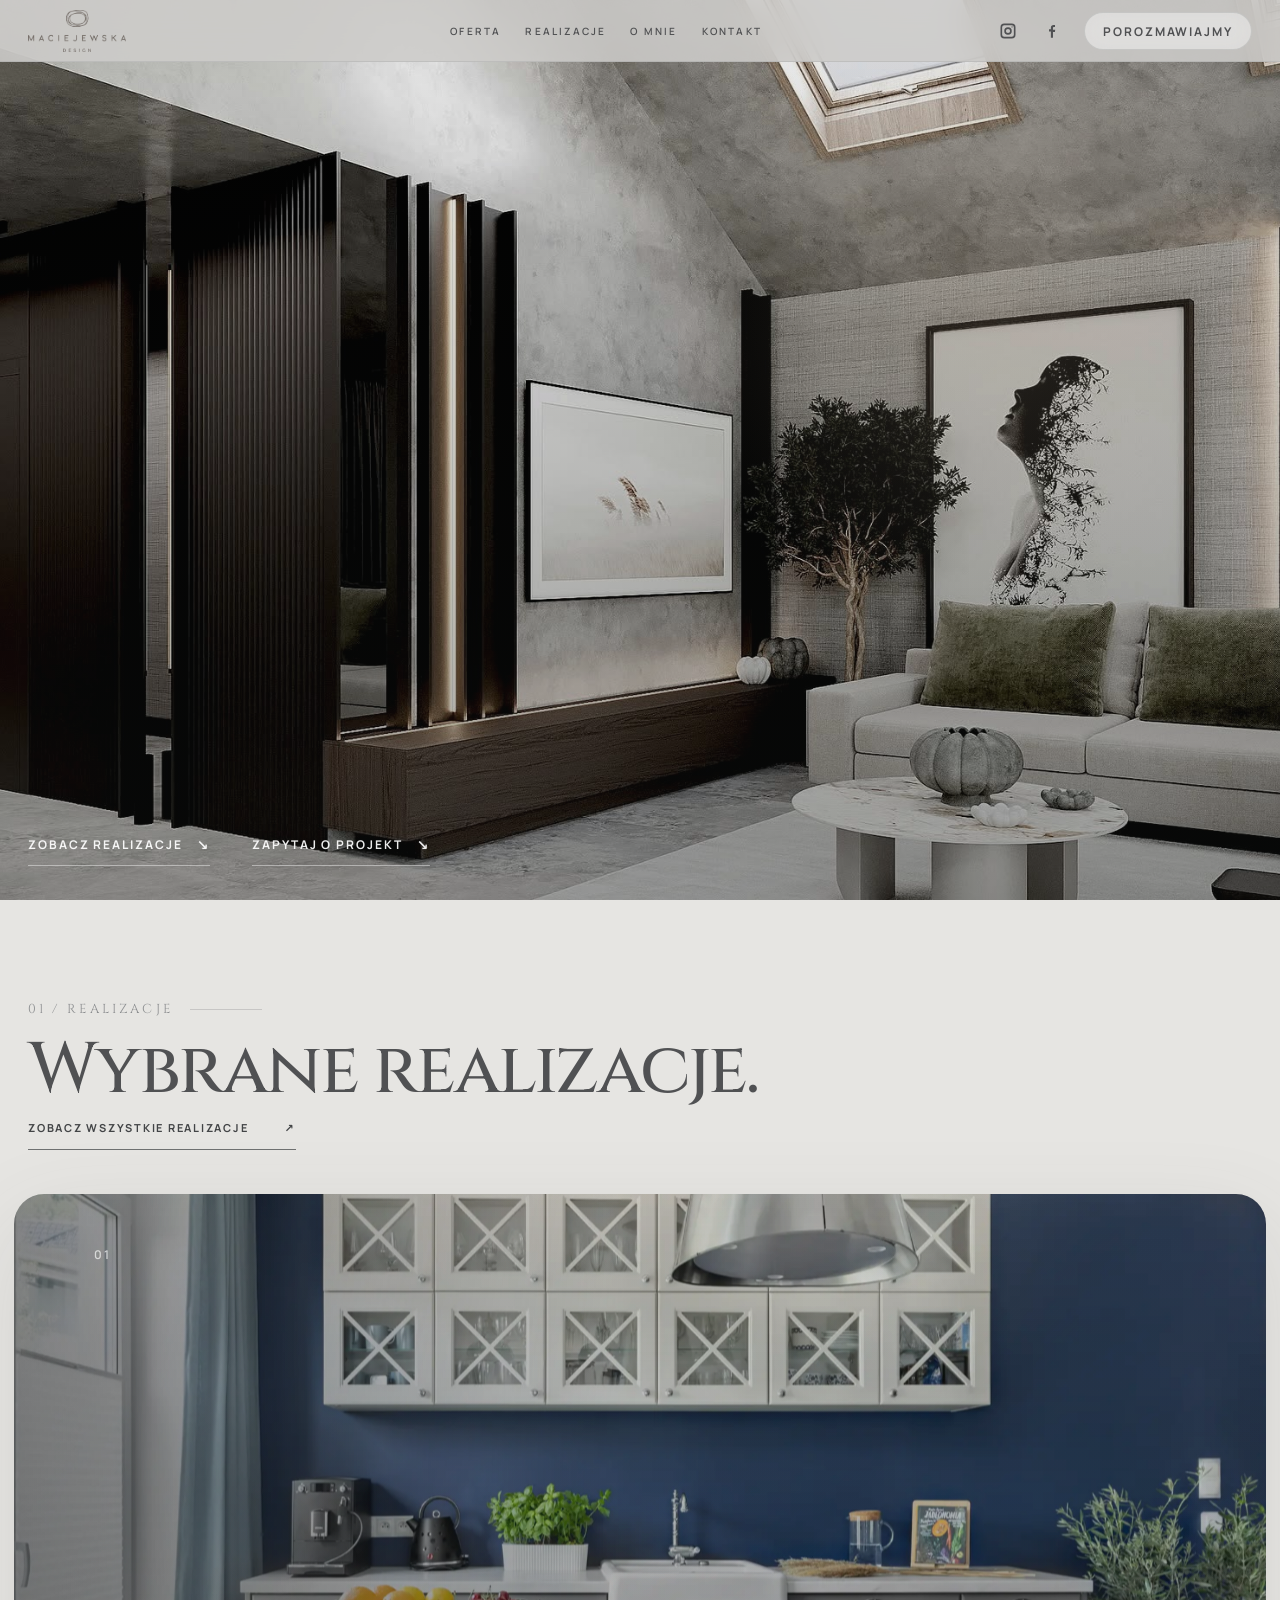
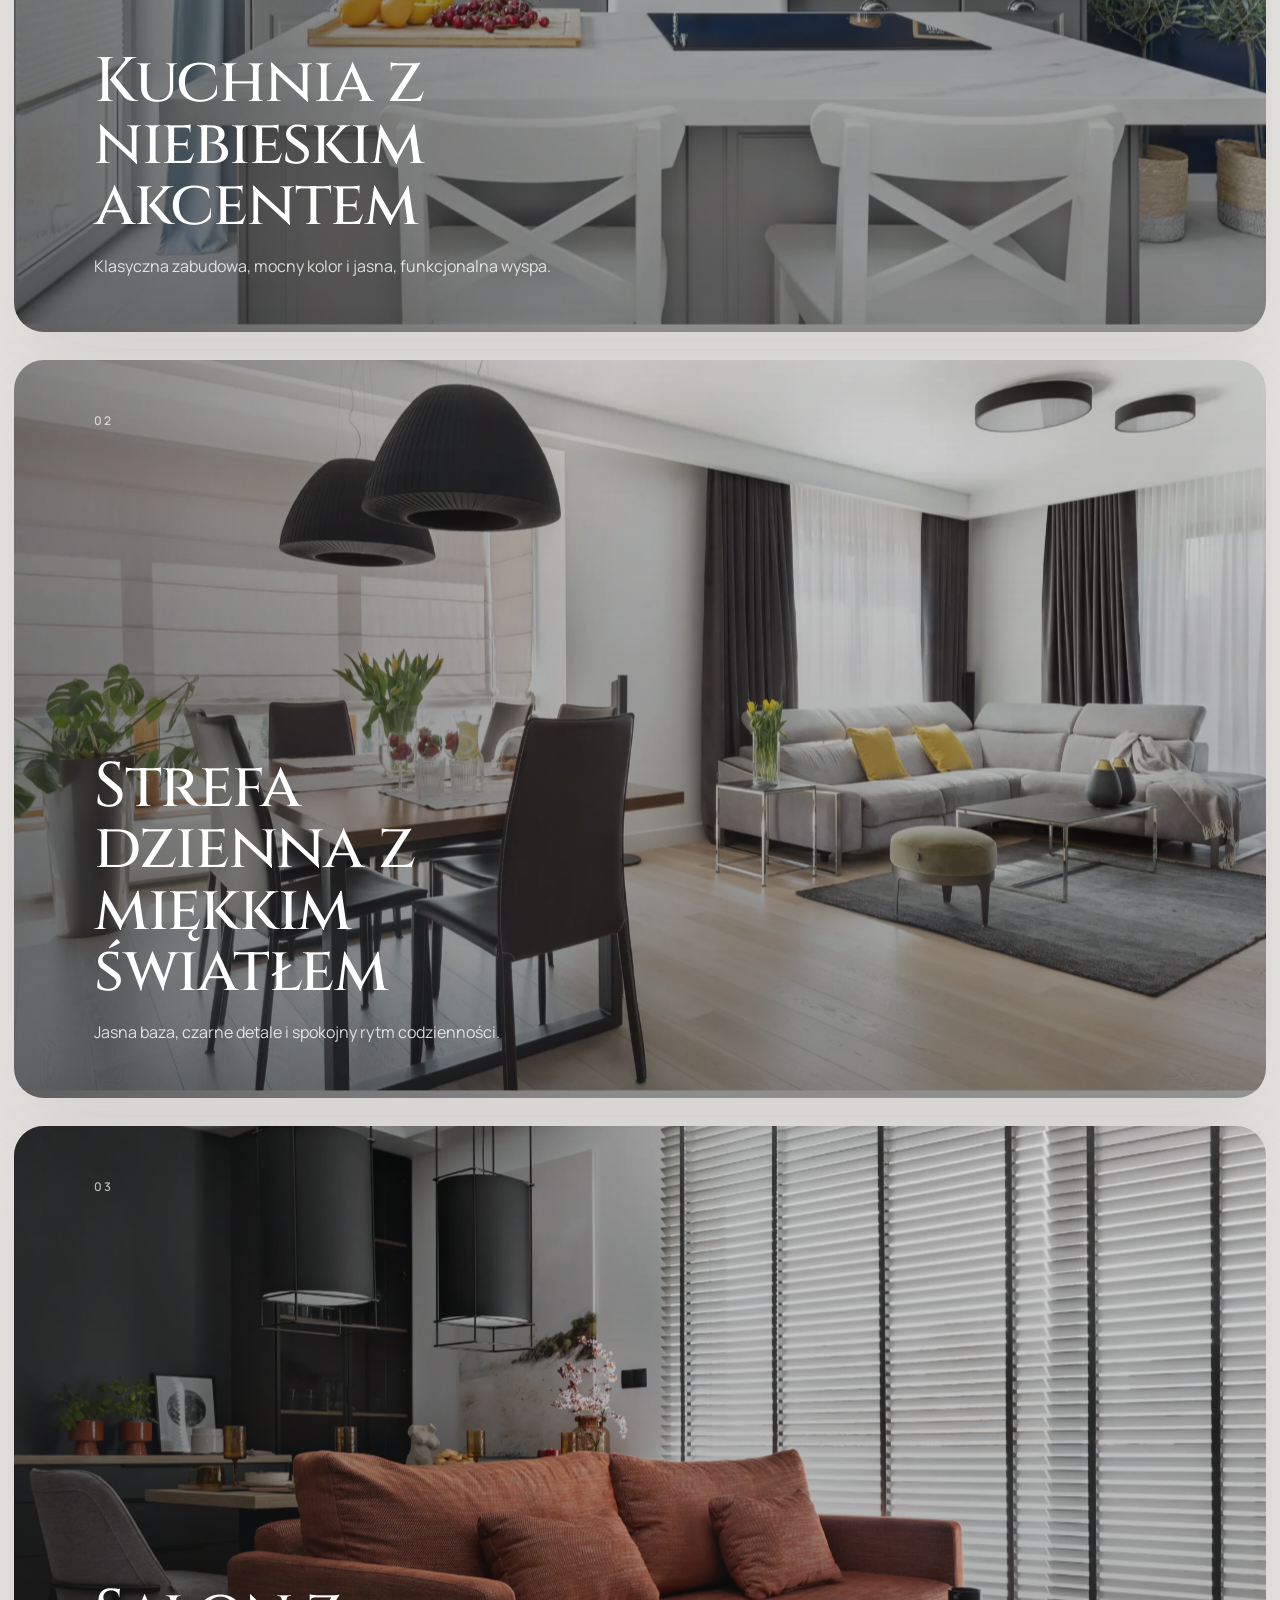
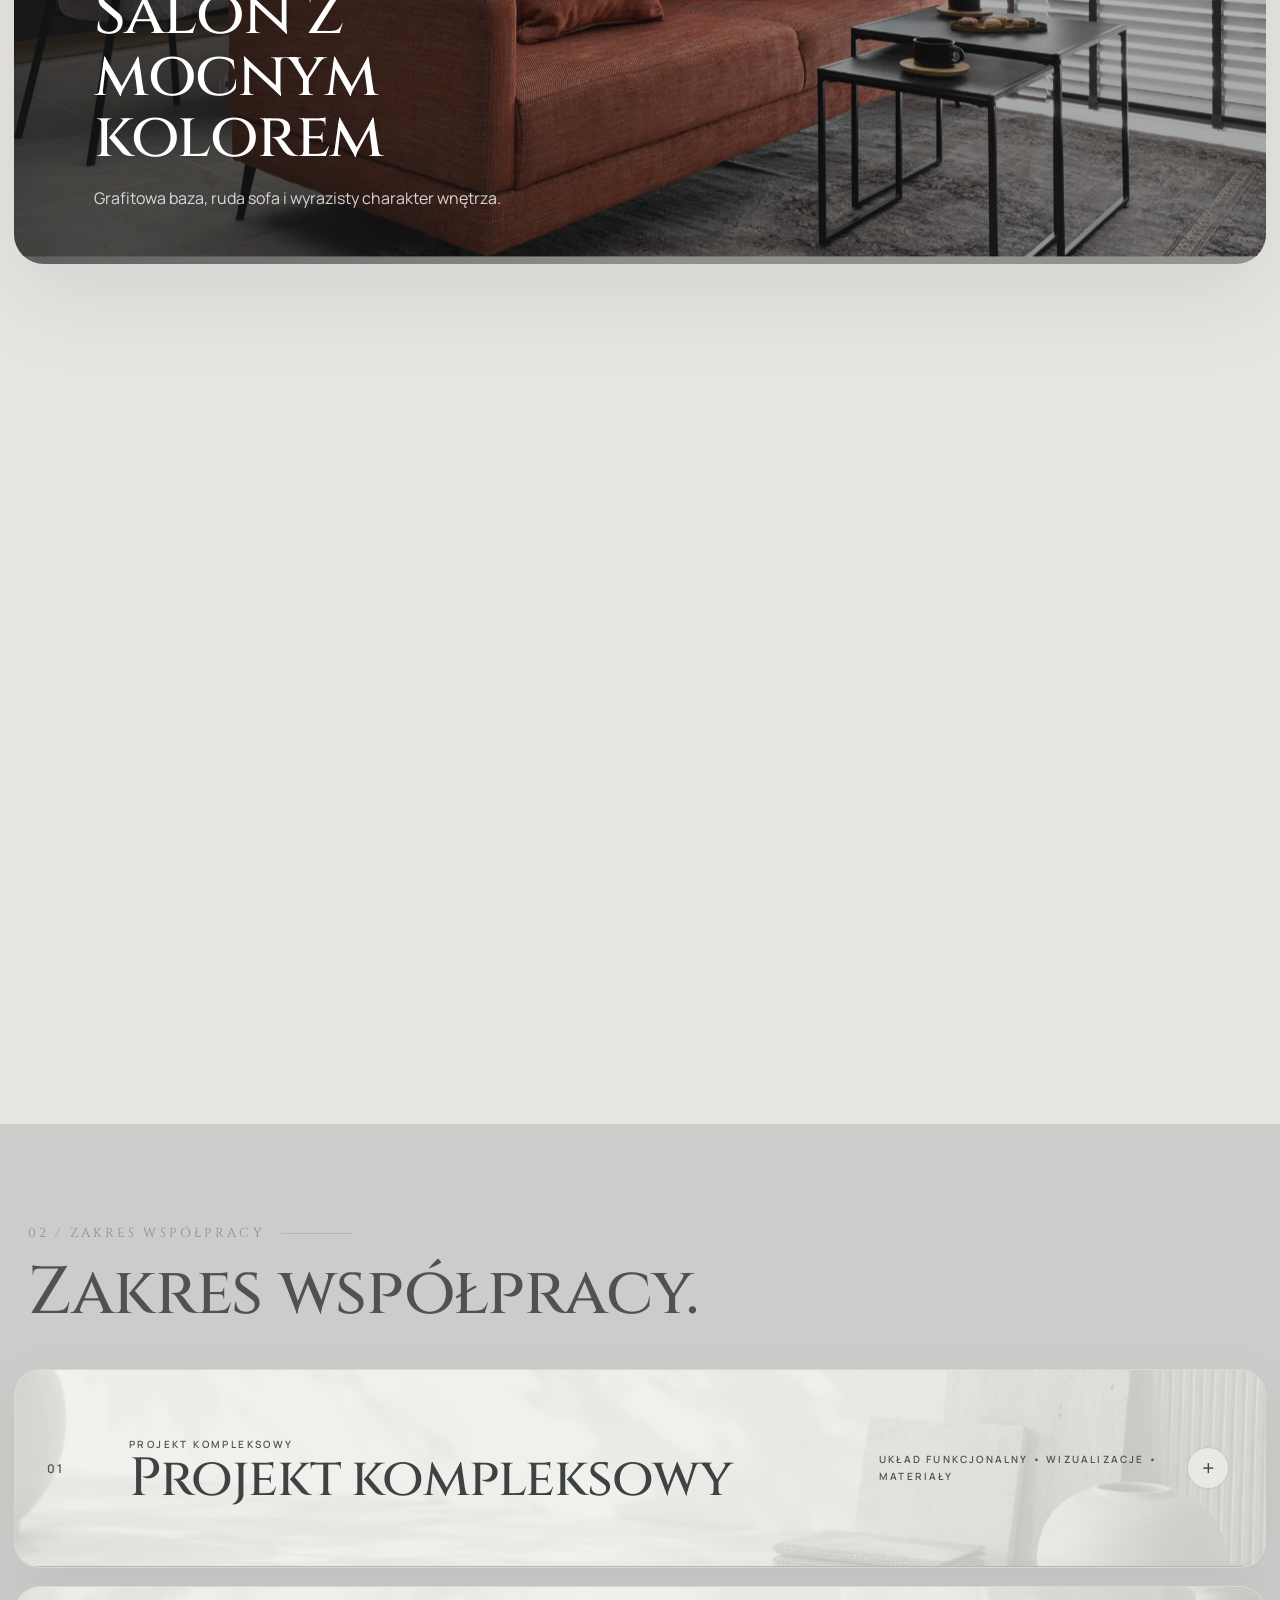
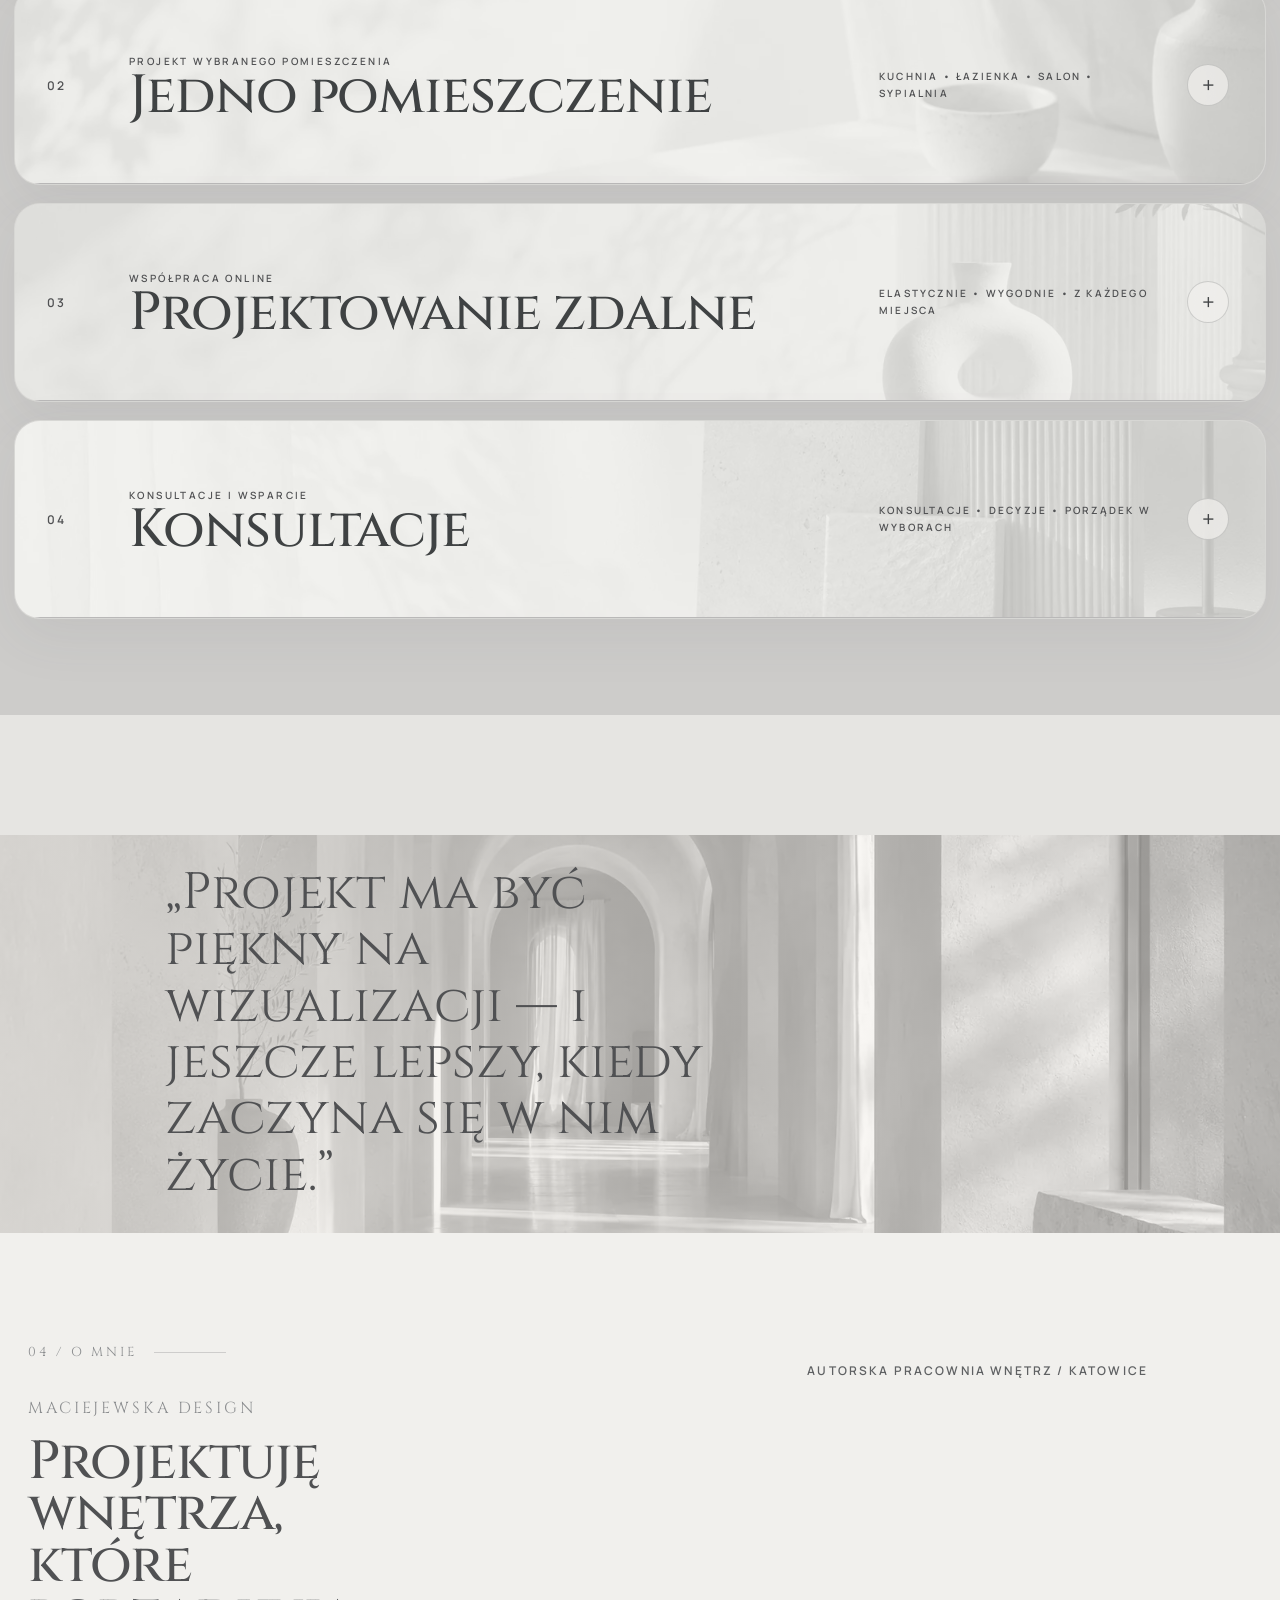
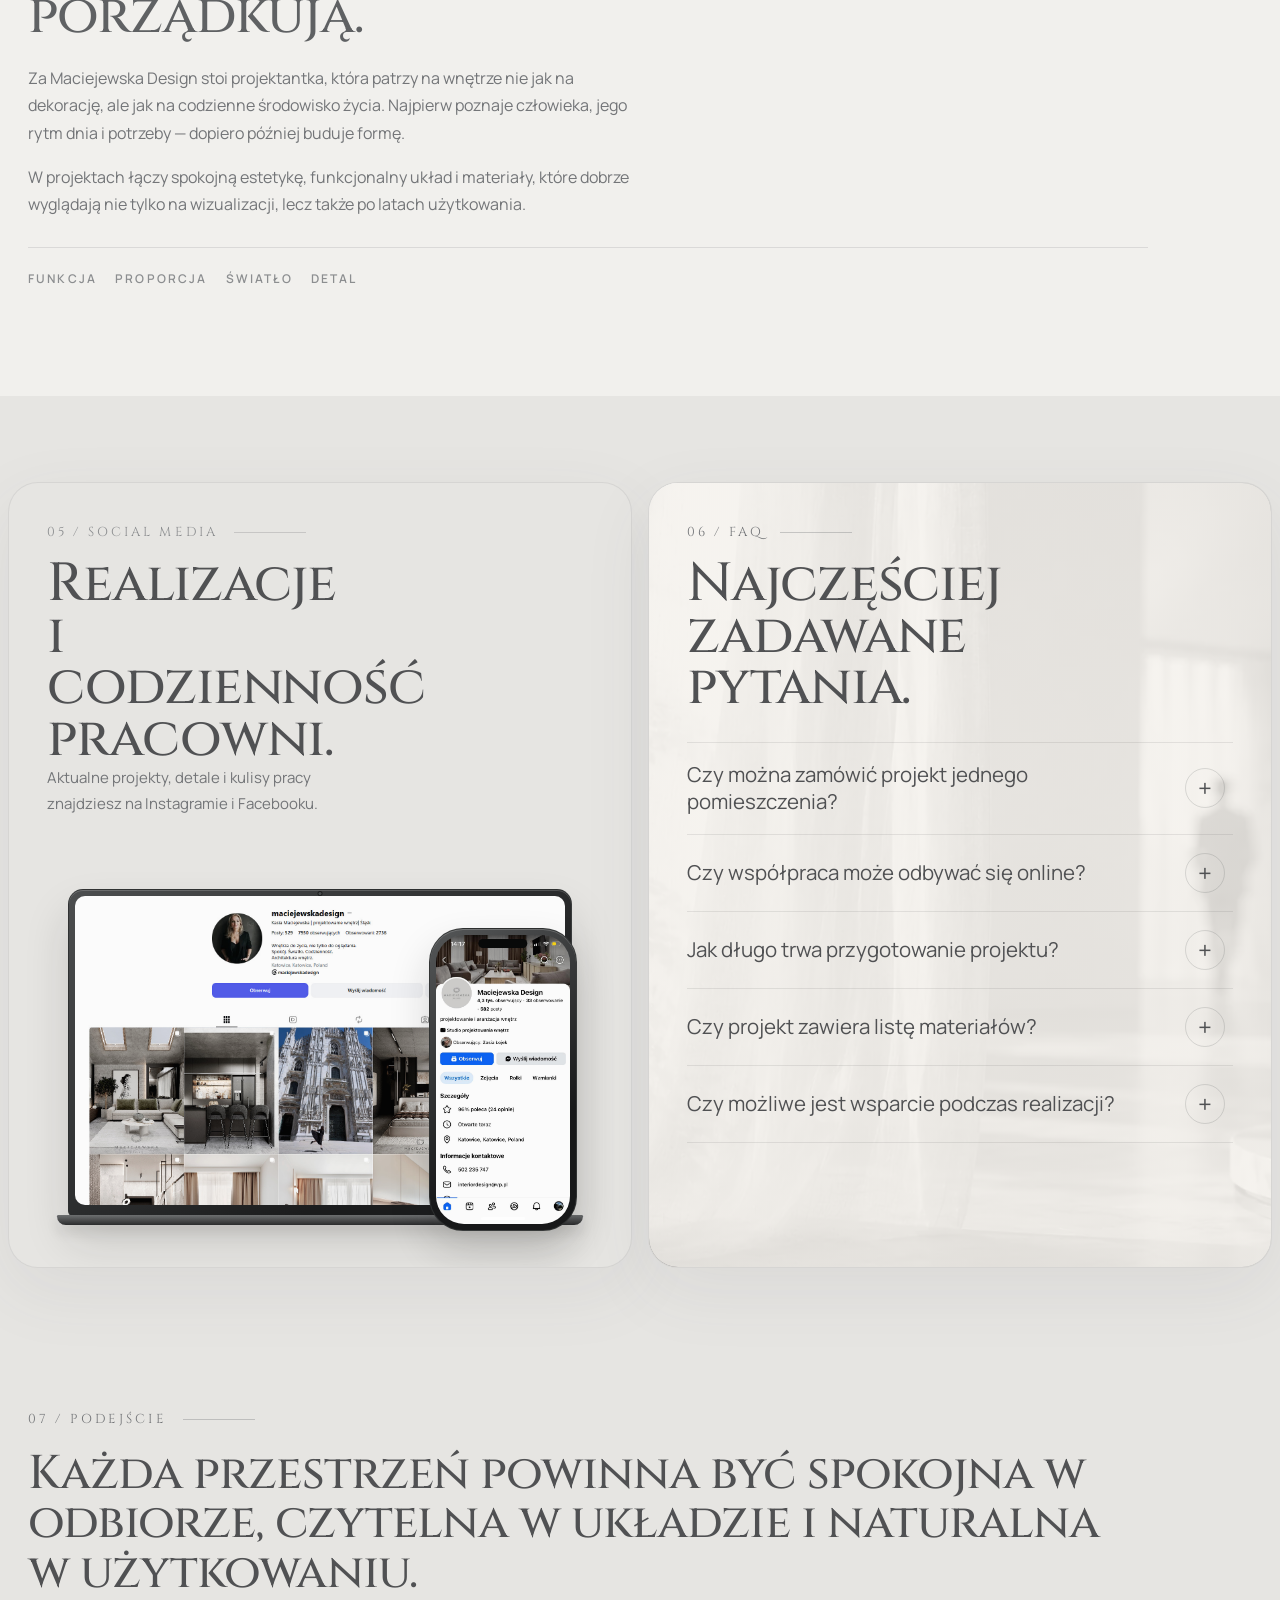
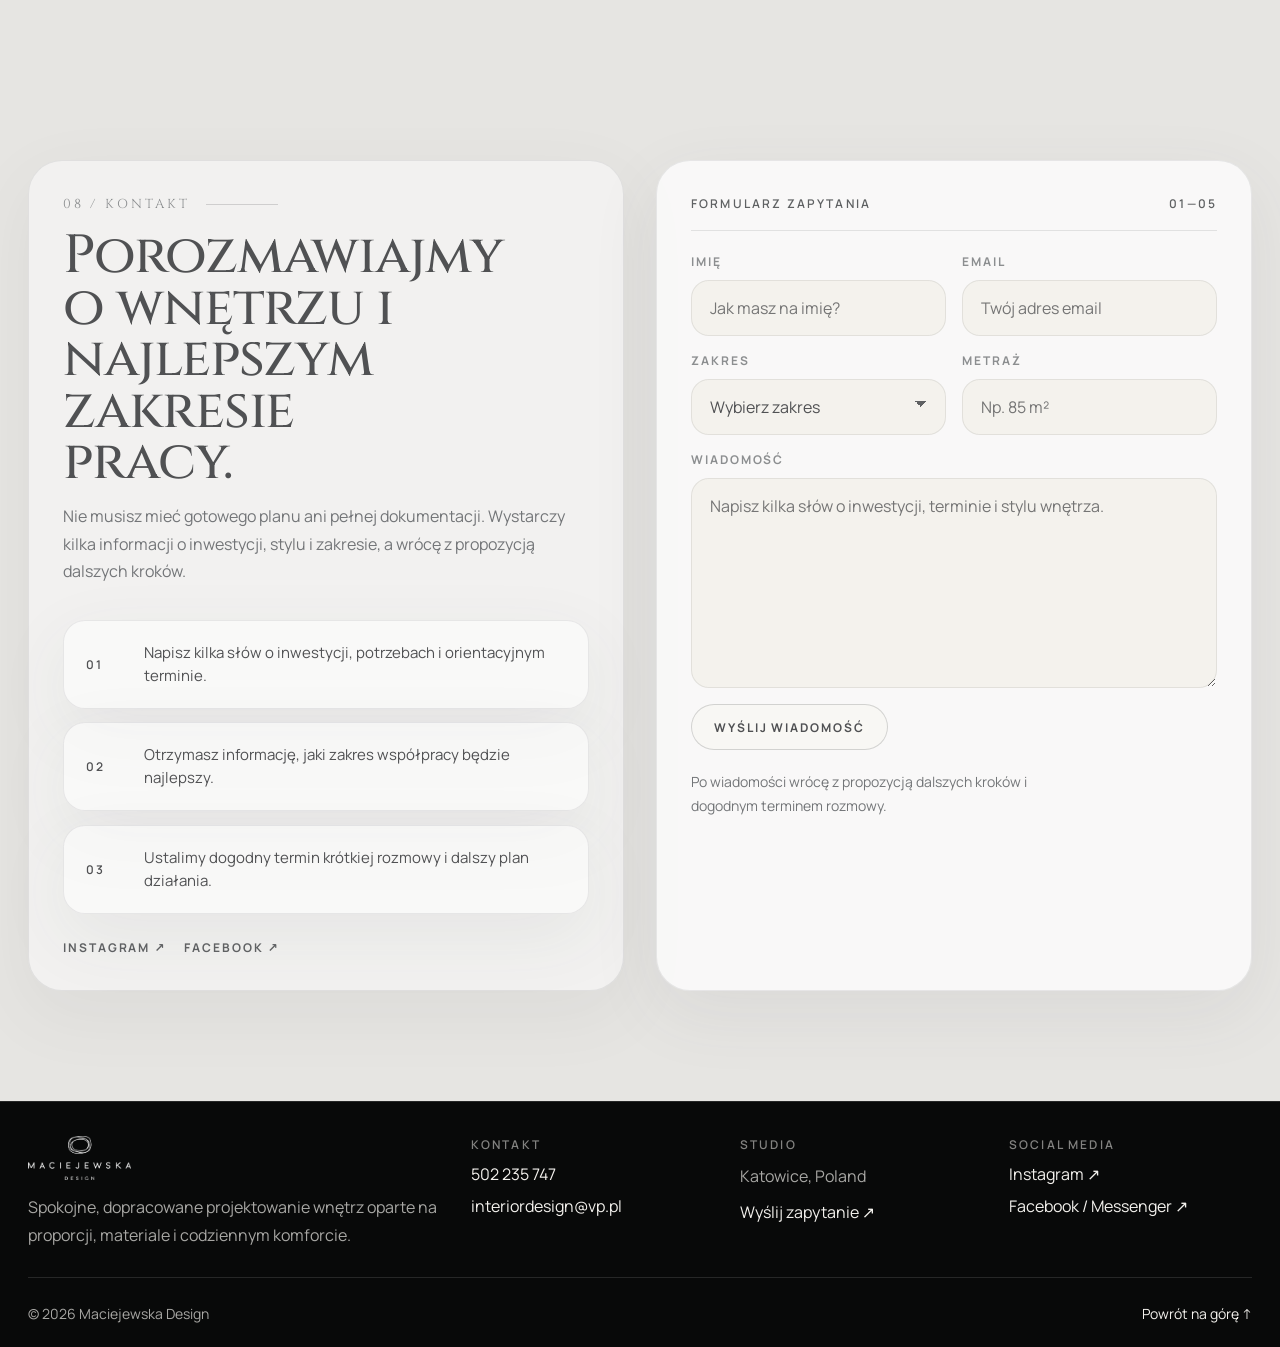
<file: index.html>
<!DOCTYPE html>

<html lang="pl">
<head>
<meta charset="utf-8"/>
<meta content="width=device-width, initial-scale=1.0" name="viewport"/>
<title>Maciejewska Design</title>
<meta content="Maciejewska Design – projektowanie wnętrz w spokojnej, nowoczesnej estetyce." name="description"/>
<link as="image" fetchpriority="high" href="hero-main.jpg" rel="preload"/>
<link href="https://fonts.googleapis.com" rel="preconnect"/>
<link crossorigin="" href="https://fonts.gstatic.com" rel="preconnect"/>
<link href="https://fonts.googleapis.com/css2?family=Cinzel:wght@400;500;600&family=Manrope:wght@400;500;600;700&display=swap" rel="stylesheet"/>
<link href="style.css?v=37" rel="stylesheet"/></head>
<body>
<header class="site-header" id="siteHeader">
<div class="container header__inner">
<a aria-label="Maciejewska Design – strona główna" class="brand" href="#top">
<img alt="Maciejewska Design" class="brand__logo brand__logo--light" height="439" src="logo-light.png" width="1025"/>
<img alt="Maciejewska Design" class="brand__logo brand__logo--dark" height="439" src="logo-dark.png" width="1025"/>
</a>
<button aria-controls="siteNav" aria-expanded="false" class="menu-toggle" id="menuToggle">
<span></span><span></span><span></span>
</button>
<nav class="site-nav" id="siteNav">





<a href="#oferta">Oferta</a><a href="#realizacje">Realizacje</a><a href="#o-mnie">O mnie</a><a href="#kontakt">Kontakt</a><div class="site-nav__extras mobile-only">
<a href="https://www.instagram.com/maciejewskadesign/" rel="noreferrer" target="_blank">Instagram</a>
<a href="https://www.facebook.com/MaciejewskaDesign/?locale=pl_PL" rel="noreferrer" target="_blank">Facebook</a>
</div></nav>
<div class="header__actions">
<div class="social-links desktop-only">
<a aria-label="Instagram" href="https://www.instagram.com/maciejewskadesign/" rel="noreferrer" target="_blank">
<svg aria-hidden="true" viewbox="0 0 24 24"><path d="M7 2h10a5 5 0 0 1 5 5v10a5 5 0 0 1-5 5H7a5 5 0 0 1-5-5V7a5 5 0 0 1 5-5Zm0 2.2A2.8 2.8 0 0 0 4.2 7v10A2.8 2.8 0 0 0 7 19.8h10a2.8 2.8 0 0 0 2.8-2.8V7A2.8 2.8 0 0 0 17 4.2H7Zm10.4 1.6a.8.8 0 1 1 0 1.6.8.8 0 0 1 0-1.6ZM12 7a5 5 0 1 1 0 10 5 5 0 0 1 0-10Zm0 2.2A2.8 2.8 0 1 0 12 14.8 2.8 2.8 0 0 0 12 9.2Z"></path></svg>
</a>
<a aria-label="Facebook" href="https://www.facebook.com/MaciejewskaDesign/?locale=pl_PL" rel="noreferrer" target="_blank">
<svg aria-hidden="true" viewbox="0 0 24 24"><path d="M13.3 21v-7.8h2.6l.4-3h-3V8.3c0-.9.3-1.5 1.6-1.5H16V4.1c-.2 0-1-.1-2-.1-2 0-3.5 1.2-3.5 3.6v2.1H8v3h2.5V21h2.8Z"></path></svg>
</a>
</div>
<a class="button button--ghost desktop-only" href="#kontakt">Porozmawiajmy</a>
</div>
</div>
</header>
<main id="top">








<section class="hero">
<div aria-hidden="true" class="hero__slides" id="heroSlides">
<div class="hero__slide is-active" style="background-image:url('hero-main.jpg')"></div>
</div>
<div class="hero__overlay"></div>
<div class="container hero__content">
<div class="hero__bottom reveal"><span class="hero__accent-note">Naturalne światło · funkcja · detal</span><a class="hero-link" href="#realizacje">Zobacz realizacje <span>↘</span></a><a class="hero-link" href="#kontakt">Zapytaj o projekt <span>↘</span></a></div>
</div>
</section><section class="projects projects-v7 section" id="realizacje">
<div class="container projects__intro reveal">
<div>
<span class="section-kicker">01 / Realizacje</span>
<h2>Wybrane realizacje.</h2>
</div>
<a class="gallery-link" href="galeria.html">Zobacz wszystkie realizacje <span>↗</span></a>
</div>
<article class="project-showcase reveal" style="--bg:url('wizualizacja-004.webp')">
<div class="project-showcase__overlay"></div>
<div class="container project-showcase__content">
<span class="project-showcase__index">01</span>
<div>
<h3>Kuchnia z niebieskim akcentem</h3>
<p>Klasyczna zabudowa, mocny kolor i jasna, funkcjonalna wyspa.</p>
</div>

</div>
</article>
<article class="project-showcase reveal" style="--bg:url('wizualizacja-022.webp')">
<div class="project-showcase__overlay"></div>
<div class="container project-showcase__content">
<span class="project-showcase__index">02</span>
<div>
<h3>Strefa dzienna z miękkim światłem</h3>
<p>Jasna baza, czarne detale i spokojny rytm codzienności.</p>
</div>

</div>
</article>
<article class="project-showcase reveal" style="--bg:url('wizualizacja-037.webp')">
<div class="project-showcase__overlay"></div>
<div class="container project-showcase__content">
<span class="project-showcase__index">03</span>
<div>
<h3>Salon z mocnym kolorem</h3>
<p>Grafitowa baza, ruda sofa i wyrazisty charakter wnętrza.</p>
</div>

</div>
</article>
<article class="project-showcase reveal" style="--bg:url('wizualizacja-054.webp')">
<div class="project-showcase__overlay"></div>
<div class="container project-showcase__content">
<span class="project-showcase__index">04</span>
<div>
<h3>Wnętrze z detalem i światłem</h3>
<p>Drewno, graficzna ściana i charakterystyczna forma oświetlenia.</p>
</div>

</div>
</article>
<div class="container projects__gallery-outro reveal">
<a class="gallery-link" href="galeria.html">Zobacz wszystkie realizacje <span>↗</span></a>
</div>
<section class="scope scope-v7 section" id="oferta">
<div class="container scope__heading reveal">
<span class="section-kicker">02 / Zakres współpracy</span>
<h2>Zakres współpracy.</h2>
</div>
<div class="scope-list">
<article class="scope-item reveal" data-scope-item="" style="--scope-image:url('scope-01.webp')">
<button aria-expanded="false" class="scope-item__trigger" type="button">
<span class="scope-item__number">01</span>
<span aria-hidden="true" class="scope-item__visual"><span class="scope-item__visual-inner"></span></span><div class="scope-item__main">
<span class="scope-item__eyebrow">Projekt kompleksowy</span>
<h3>Projekt kompleksowy</h3>
</div>
<span class="scope-item__meta">układ funkcjonalny • wizualizacje • materiały</span>
<span class="scope-item__plus">+</span>
</button>
<div class="scope-item__panel">
<div class="scope-item__content">
<p>Prowadzę projekt od pierwszej rozmowy do spójnego zestawu decyzji gotowych do wdrożenia.</p>
<ul>
<li>układ funkcjonalny i ergonomia</li>
<li>fotorealistyczne wizualizacje</li>
<li>materiały, wyposażenie i wytyczne</li>
</ul>
</div>
</div>
</article>
<article class="scope-item reveal" data-scope-item="" style="--scope-image:url('scope-02.webp')">
<button aria-expanded="false" class="scope-item__trigger" type="button">
<span class="scope-item__number">02</span>
<span aria-hidden="true" class="scope-item__visual"><span class="scope-item__visual-inner"></span></span><div class="scope-item__main">
<span class="scope-item__eyebrow">Projekt wybranego pomieszczenia</span>
<h3>Jedno pomieszczenie</h3>
</div>
<span class="scope-item__meta">kuchnia • łazienka • salon • sypialnia</span>
<span class="scope-item__plus">+</span>
</button>
<div class="scope-item__panel">
<div class="scope-item__content">
<p>Skupiamy się na jednej przestrzeni, ale traktujemy ją tak samo uważnie jak pełne wnętrze.</p>
<ul>
<li>koncepcja dopasowana do domu</li>
<li>dobór materiałów i kolorystyki</li>
<li>konkretne rozwiązania do realizacji</li>
</ul>
</div>
</div>
</article>
<article class="scope-item reveal" data-scope-item="" style="--scope-image:url('scope-03.webp')">
<button aria-expanded="false" class="scope-item__trigger" type="button">
<span class="scope-item__number">03</span>
<span aria-hidden="true" class="scope-item__visual"><span class="scope-item__visual-inner"></span></span><div class="scope-item__main">
<span class="scope-item__eyebrow">Współpraca online</span>
<h3>Projektowanie zdalne</h3>
</div>
<span class="scope-item__meta">elastycznie • wygodnie • z każdego miejsca</span>
<span class="scope-item__plus">+</span>
</button>
<div class="scope-item__panel">
<div class="scope-item__content">
<p>Pełnowartościowy proces projektowy prowadzony zdalnie, jasno podzielony na kolejne etapy.</p>
<ul>
<li>spotkania i konsultacje online</li>
<li>czytelne prezentacje oraz podsumowania</li>
<li>sprawna współpraca niezależnie od miasta</li>
</ul>
</div>
</div>
</article>
<article class="scope-item reveal" data-scope-item="" style="--scope-image:url('scope-04.webp')">
<button aria-expanded="false" class="scope-item__trigger" type="button">
<span class="scope-item__number">04</span>
<span aria-hidden="true" class="scope-item__visual"><span class="scope-item__visual-inner"></span></span><div class="scope-item__main">
<span class="scope-item__eyebrow">Konsultacje i wsparcie</span>
<h3>Konsultacje</h3>
</div>
<span class="scope-item__meta">konsultacje • decyzje • porządek w wyborach</span>
<span class="scope-item__plus">+</span>
</button>
<div class="scope-item__panel">
<div class="scope-item__content">
<p>Konsultacja pomaga uporządkować wybory i uniknąć kosztownych, przypadkowych decyzji.</p>
<ul>
<li>analiza układu i kierunku wnętrza</li>
<li>wsparcie przy materiałach i wyposażeniu</li>
<li>konkretna lista dalszych kroków</li>
</ul>
</div>
</div>
</article>
</div>
</section></section><section class="quote-band reveal">
<div class="quote-band__bg" style="background-image:url('quote-break.webp')"></div>
<div class="quote-band__overlay"></div>
<div class="container quote-band__content">
<p>„Projekt ma być piękny na wizualizacji — i jeszcze lepszy, kiedy zaczyna się w nim życie.”</p>
</div>
</section><section class="about section" id="o-mnie">
<div class="about__layout">
<div class="about__content reveal">
<div class="about__topline">
<span class="section-kicker">04 / O mnie</span>
<span class="about__micro">autorska pracownia wnętrz / Katowice</span>
</div>
<div class="about__rework">
<p class="about__eyebrow">Maciejewska Design</p>
<h2 class="about__dynamic-title">Projektuję wnętrza,<br/>które <span class="about__rotating" id="aboutRotatingText">uspokajają.</span></h2>
<div class="about__bio">
<p>Za Maciejewska Design stoi projektantka, która patrzy na wnętrze nie jak na dekorację, ale jak na codzienne środowisko życia. Najpierw poznaje człowieka, jego rytm dnia i potrzeby — dopiero później buduje formę.</p>
<p>W projektach łączy spokojną estetykę, funkcjonalny układ i materiały, które dobrze wyglądają nie tylko na wizualizacji, lecz także po latach użytkowania.</p>
</div>
</div>
<div class="about__footerline">
<span>funkcja</span><span>proporcja</span><span>światło</span><span>detal</span>
</div>
</div>
</div>
</section><section class="social-faq social-faq--full section">
<div class="social-faq__grid">
<div class="social-showcase reveal">
<div class="social-showcase__head">
<div>
<span class="section-kicker">05 / Social media</span>
<h2>Realizacje i codzienność pracowni.</h2><p class="social-showcase__lead">Aktualne projekty, detale i kulisy pracy znajdziesz na Instagramie i Facebooku.</p>
</div>

</div>
<div class="devices social-devices" aria-label="Profile Maciejewska Design w mediach społecznościowych">
<a aria-label="Otwórz Instagram Maciejewska Design" class="device device--laptop social-device-link" href="https://www.instagram.com/maciejewskadesign/" rel="noreferrer" target="_blank">
<div class="device__screen">
<img alt="Profil Maciejewska Design na Instagramie" class="social-screen social-screen--desktop" decoding="async" height="918" loading="lazy" src="social-instagram-device.jpg" width="1460"/>
</div>
</a>
<a aria-label="Otwórz Facebook Maciejewska Design" class="device device--phone social-device-link" href="https://www.facebook.com/MaciejewskaDesign/?locale=pl_PL" rel="noreferrer" target="_blank">
<div class="device__screen">
<img alt="Profil Maciejewska Design na Facebooku" class="social-screen social-screen--mobile" decoding="async" height="2047" loading="lazy" src="social-facebook-device.jpg" width="946"/>
</div>
</a>
</div></div>
<div class="faq reveal">
<div class="faq__bg" style="background-image:url('faq-background.webp')"></div>
<div class="faq__overlay"></div>
<div class="faq__content">
<span class="section-kicker section-kicker--light">06 / FAQ</span>
<h2>Najczęściej zadawane pytania.</h2>
<div class="faq-list">
<article class="faq-item" data-faq-item="">
<button aria-expanded="false" class="faq-item__trigger" type="button">
<span>Czy można zamówić projekt jednego pomieszczenia?</span>
<span class="faq-item__icon">+</span>
</button>
<div class="faq-item__answer">
<p>Tak. Zakres może obejmować pojedynczą kuchnię, łazienkę, salon, sypialnię albo inne wybrane wnętrze.</p>
</div>
</article>
<article class="faq-item" data-faq-item="">
<button aria-expanded="false" class="faq-item__trigger" type="button">
<span>Czy współpraca może odbywać się online?</span>
<span class="faq-item__icon">+</span>
</button>
<div class="faq-item__answer">
<p>Tak, cały proces może przebiegać zdalnie — od rozmów i konsultacji po przekazanie materiałów projektowych.</p>
</div>
</article>
<article class="faq-item" data-faq-item="">
<button aria-expanded="false" class="faq-item__trigger" type="button">
<span>Jak długo trwa przygotowanie projektu?</span>
<span class="faq-item__icon">+</span>
</button>
<div class="faq-item__answer">
<p>Czas zależy od zakresu, metrażu i etapu inwestycji, ale harmonogram jest zawsze ustalany jasno na starcie.</p>
</div>
</article>
<article class="faq-item" data-faq-item="">
<button aria-expanded="false" class="faq-item__trigger" type="button">
<span>Czy projekt zawiera listę materiałów?</span>
<span class="faq-item__icon">+</span>
</button>
<div class="faq-item__answer">
<p>Tak, w zależności od wybranego zakresu projekt może obejmować zestawienie materiałów, wyposażenia i rekomendowanych rozwiązań.</p>
</div>
</article>
<article class="faq-item" data-faq-item="">
<button aria-expanded="false" class="faq-item__trigger" type="button">
<span>Czy możliwe jest wsparcie podczas realizacji?</span>
<span class="faq-item__icon">+</span>
</button>
<div class="faq-item__answer">
<p>Tak. Możliwe są konsultacje na dalszych etapach oraz pomoc w utrzymaniu spójności projektu podczas wdrożenia.</p>
</div>
</article>
</div>
</div>
</div>
</div>
</section><section class="manifest manifest-v7 reveal">
<div class="manifest__bg" style="background-image:url('manifest-break.webp')"></div>
<div class="manifest__overlay"></div>
<div class="container manifest__content">
<span class="section-kicker section-kicker--light">07 / Podejście</span>
<h2>Każda przestrzeń powinna być spokojna w odbiorze, czytelna w układzie i naturalna w użytkowaniu.</h2>
</div>
</section><section class="contact contact-v7 section" id="kontakt"><div aria-hidden="true" class="contact__deco"><span class="contact__deco-circle"></span><span class="contact__deco-line"></span></div><div class="contact__grid"><div class="contact__content reveal"><span class="section-kicker">08 / Kontakt</span><h2>Porozmawiajmy o wnętrzu i najlepszym zakresie pracy.</h2><p class="contact__lead">Nie musisz mieć gotowego planu ani pełnej dokumentacji. Wystarczy kilka informacji o inwestycji, stylu i zakresie, a wrócę z propozycją dalszych kroków.</p><div class="contact__steps"><div class="contact__step"><span>01</span><p>Napisz kilka słów o inwestycji, potrzebach i orientacyjnym terminie.</p></div><div class="contact__step"><span>02</span><p>Otrzymasz informację, jaki zakres współpracy będzie najlepszy.</p></div><div class="contact__step"><span>03</span><p>Ustalimy dogodny termin krótkiej rozmowy i dalszy plan działania.</p></div></div><div class="contact__info"><a href="https://www.instagram.com/maciejewskadesign/" rel="noreferrer" target="_blank">Instagram ↗</a><a href="https://www.facebook.com/MaciejewskaDesign/?locale=pl_PL" rel="noreferrer" target="_blank">Facebook ↗</a></div></div><form class="contact-form reveal" id="contactForm">
<div class="contact-form__head">
<span>Formularz zapytania</span>
<strong>01—05</strong>
</div>
<div class="form-row">
<label><span>Imię</span><input name="name" placeholder="Jak masz na imię?" required="" type="text"/></label>
<label><span>Email</span><input name="email" placeholder="Twój adres email" required="" type="email"/></label>
</div>
<div class="form-row">
<label><span>Zakres</span><select name="scope" required=""><option value="">Wybierz zakres</option><option>Projekt kompleksowy</option><option>Jedno pomieszczenie</option><option>Projekt online</option><option>Konsultacja</option></select></label>
<label><span>Metraż</span><input name="size" placeholder="Np. 85 m²" type="text"/></label>
</div>
<label><span>Wiadomość</span><textarea name="message" placeholder="Napisz kilka słów o inwestycji, terminie i stylu wnętrza." required="" rows="6"></textarea></label>
<div class="contact-form__footer">
<button class="button" type="submit">Wyślij wiadomość</button>
<p class="form-note" id="formNote">Po wiadomości wrócę z propozycją dalszych kroków i dogodnym terminem rozmowy.</p>
</div>
</form></div></section></main>
<footer class="site-footer">
<div class="container footer__inner">
<div class="footer__brand-block">
<img alt="Maciejewska Design" class="footer__logo" height="439" loading="lazy" src="logo-light.png" width="1025"/>
<p>Spokojne, dopracowane projektowanie wnętrz oparte na proporcji, materiale i codziennym komforcie.</p>
</div>
<address class="footer__column">
<span class="footer__label">Kontakt</span>
<a href="tel:+48502235747">502 235 747</a>
<a href="mailto:interiordesign@vp.pl">interiordesign@vp.pl</a>
</address>
<div class="footer__column">
<span class="footer__label">Studio</span>
<p>Katowice, Poland</p>
<a href="#kontakt">Wyślij zapytanie ↗</a>
</div>
<div class="footer__column">
<span class="footer__label">Social media</span>
<a href="https://www.instagram.com/maciejewskadesign/" rel="noreferrer" target="_blank">Instagram ↗</a>
<a href="https://www.facebook.com/MaciejewskaDesign/?locale=pl_PL" rel="noreferrer" target="_blank">Facebook / Messenger ↗</a>
</div>
</div>
<div class="container footer__bottom">
<span>© 2026 Maciejewska Design</span>
<a href="#top">Powrót na górę ↑</a>
</div>
</footer>
<script src="script.js?v=28"></script>
</body>
</html>
</file>
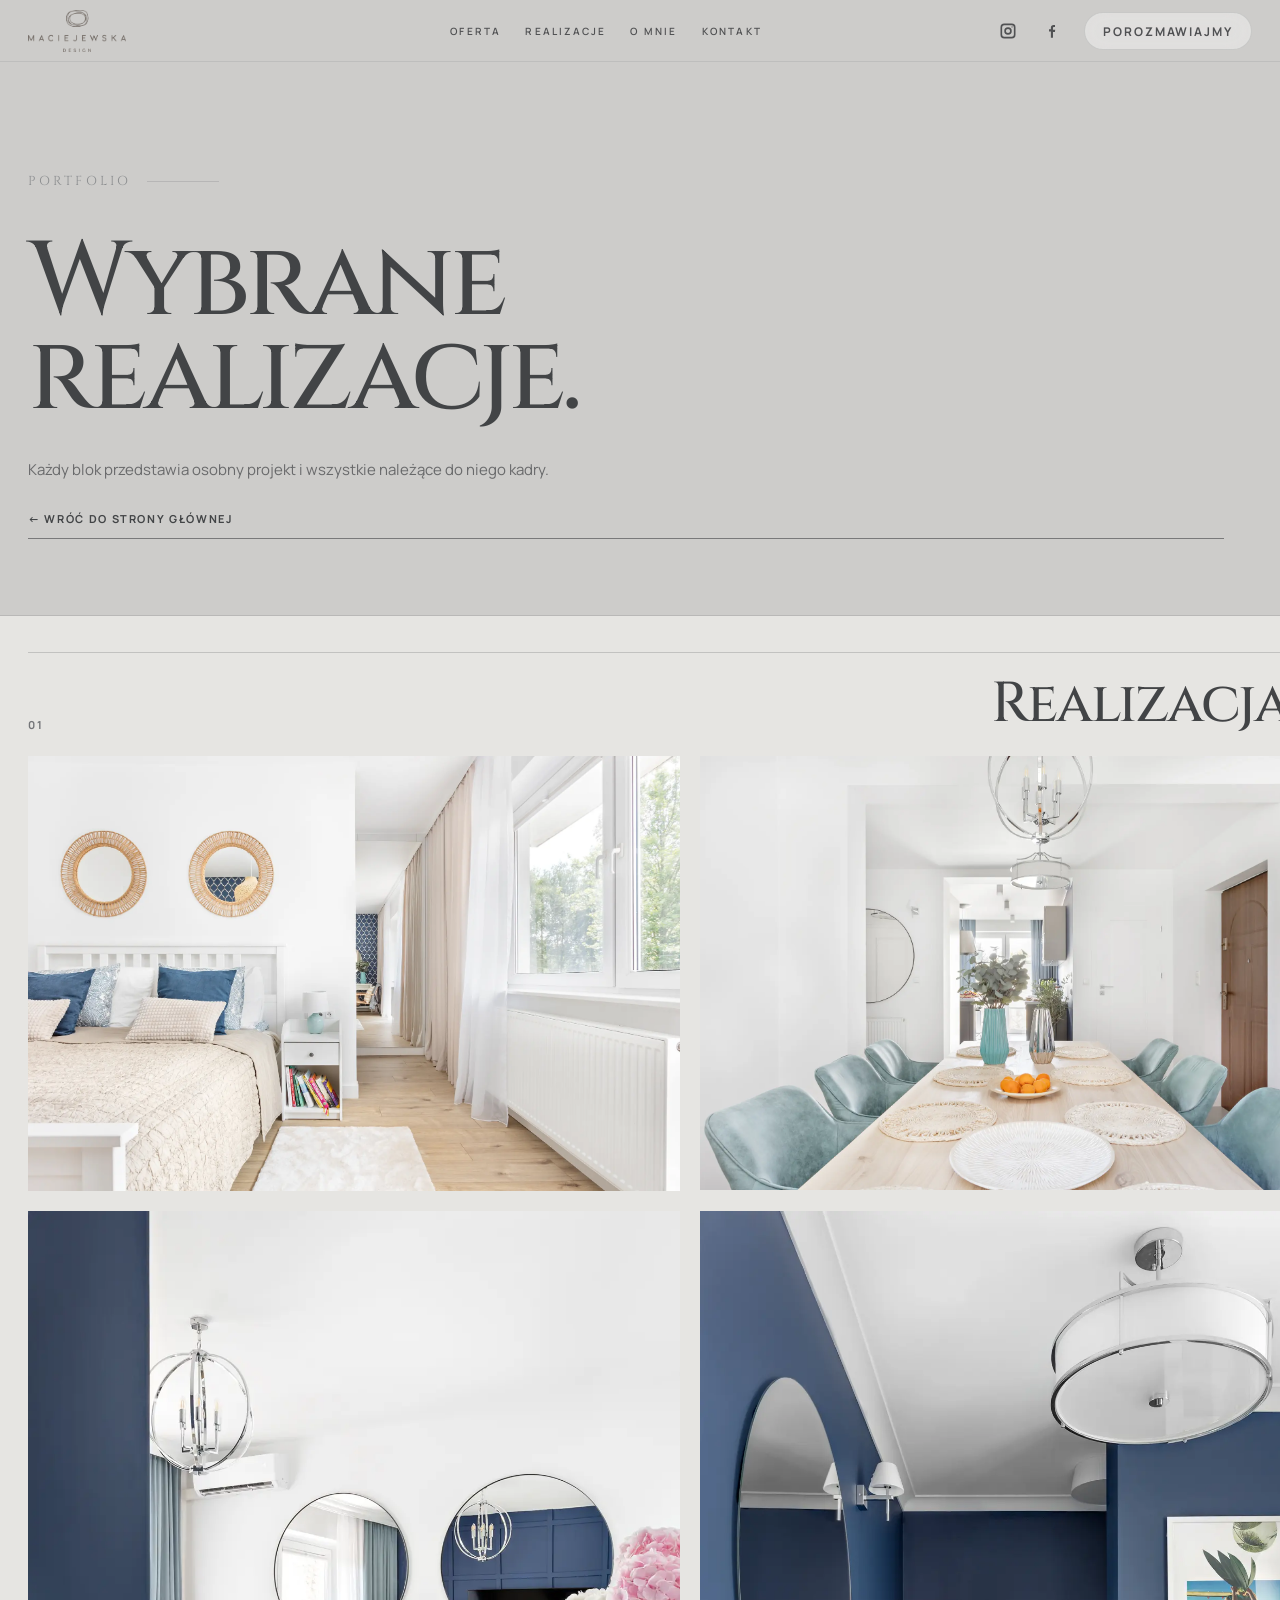
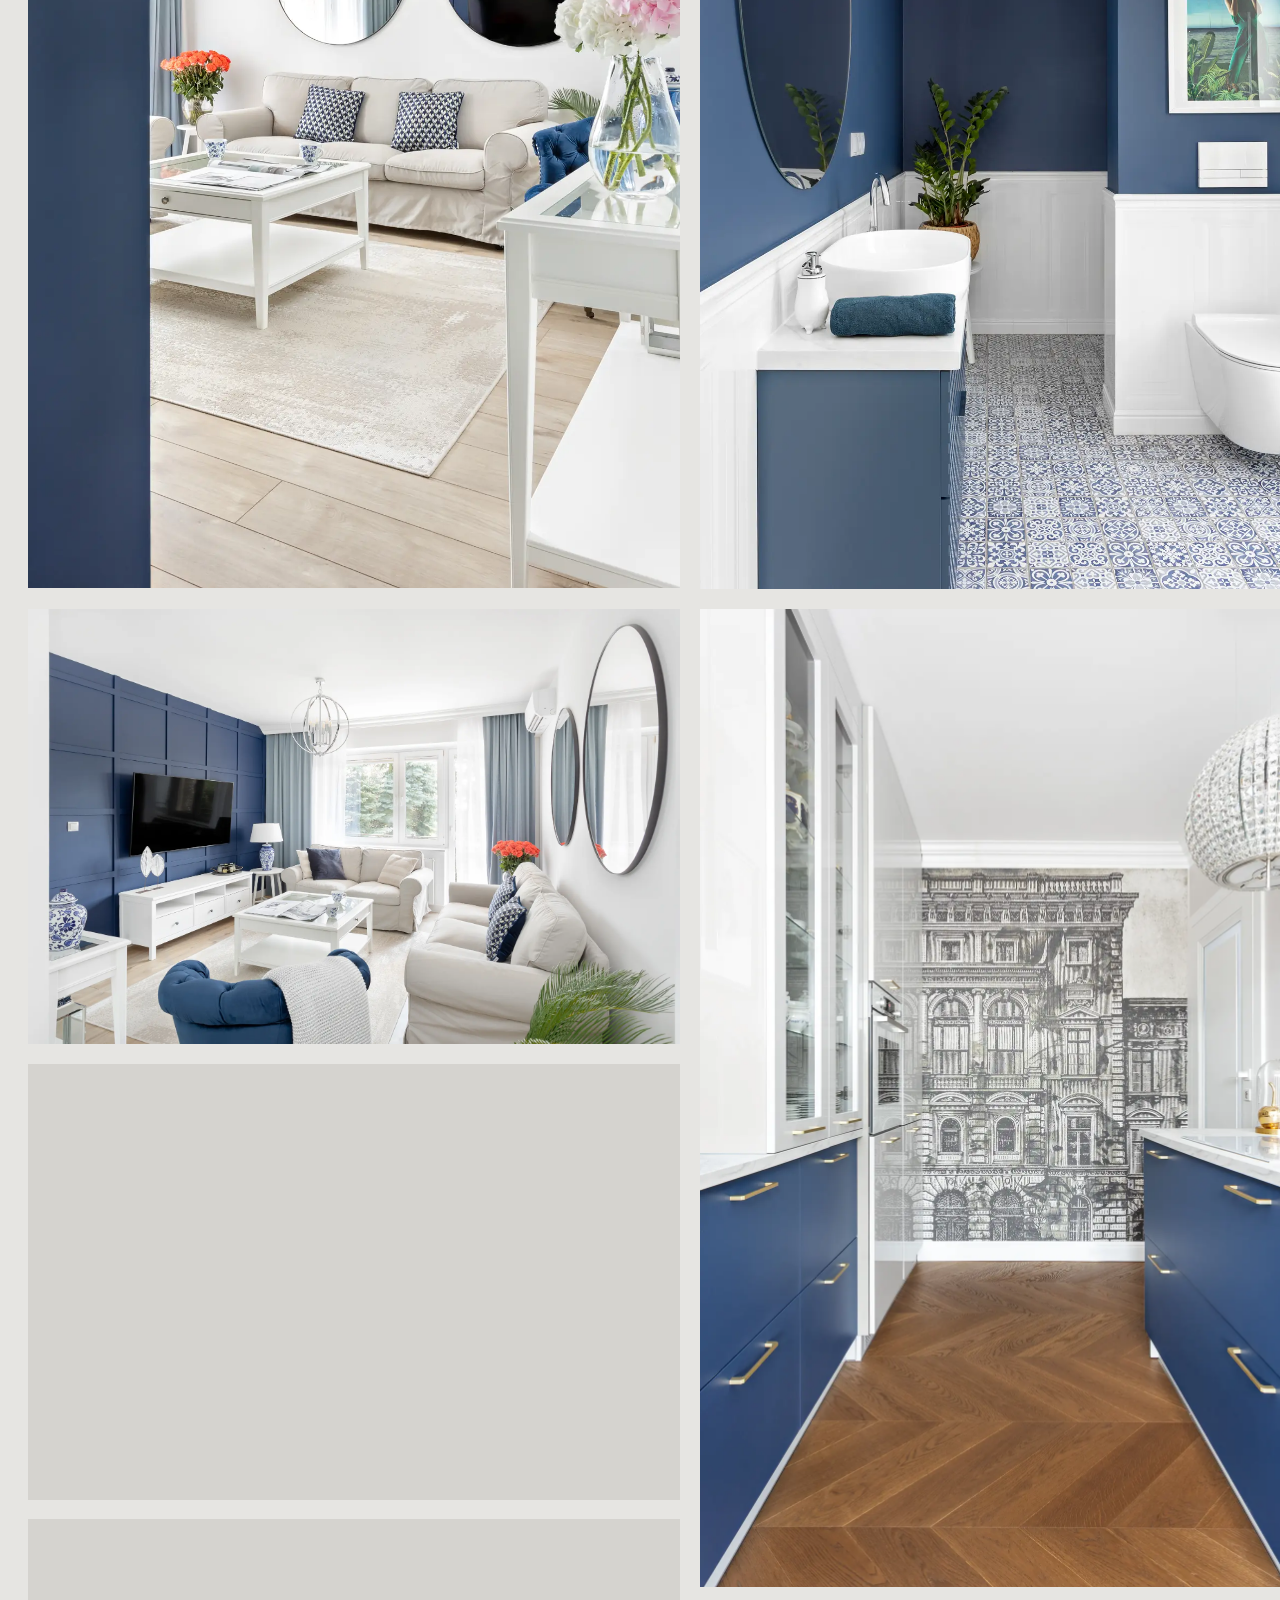
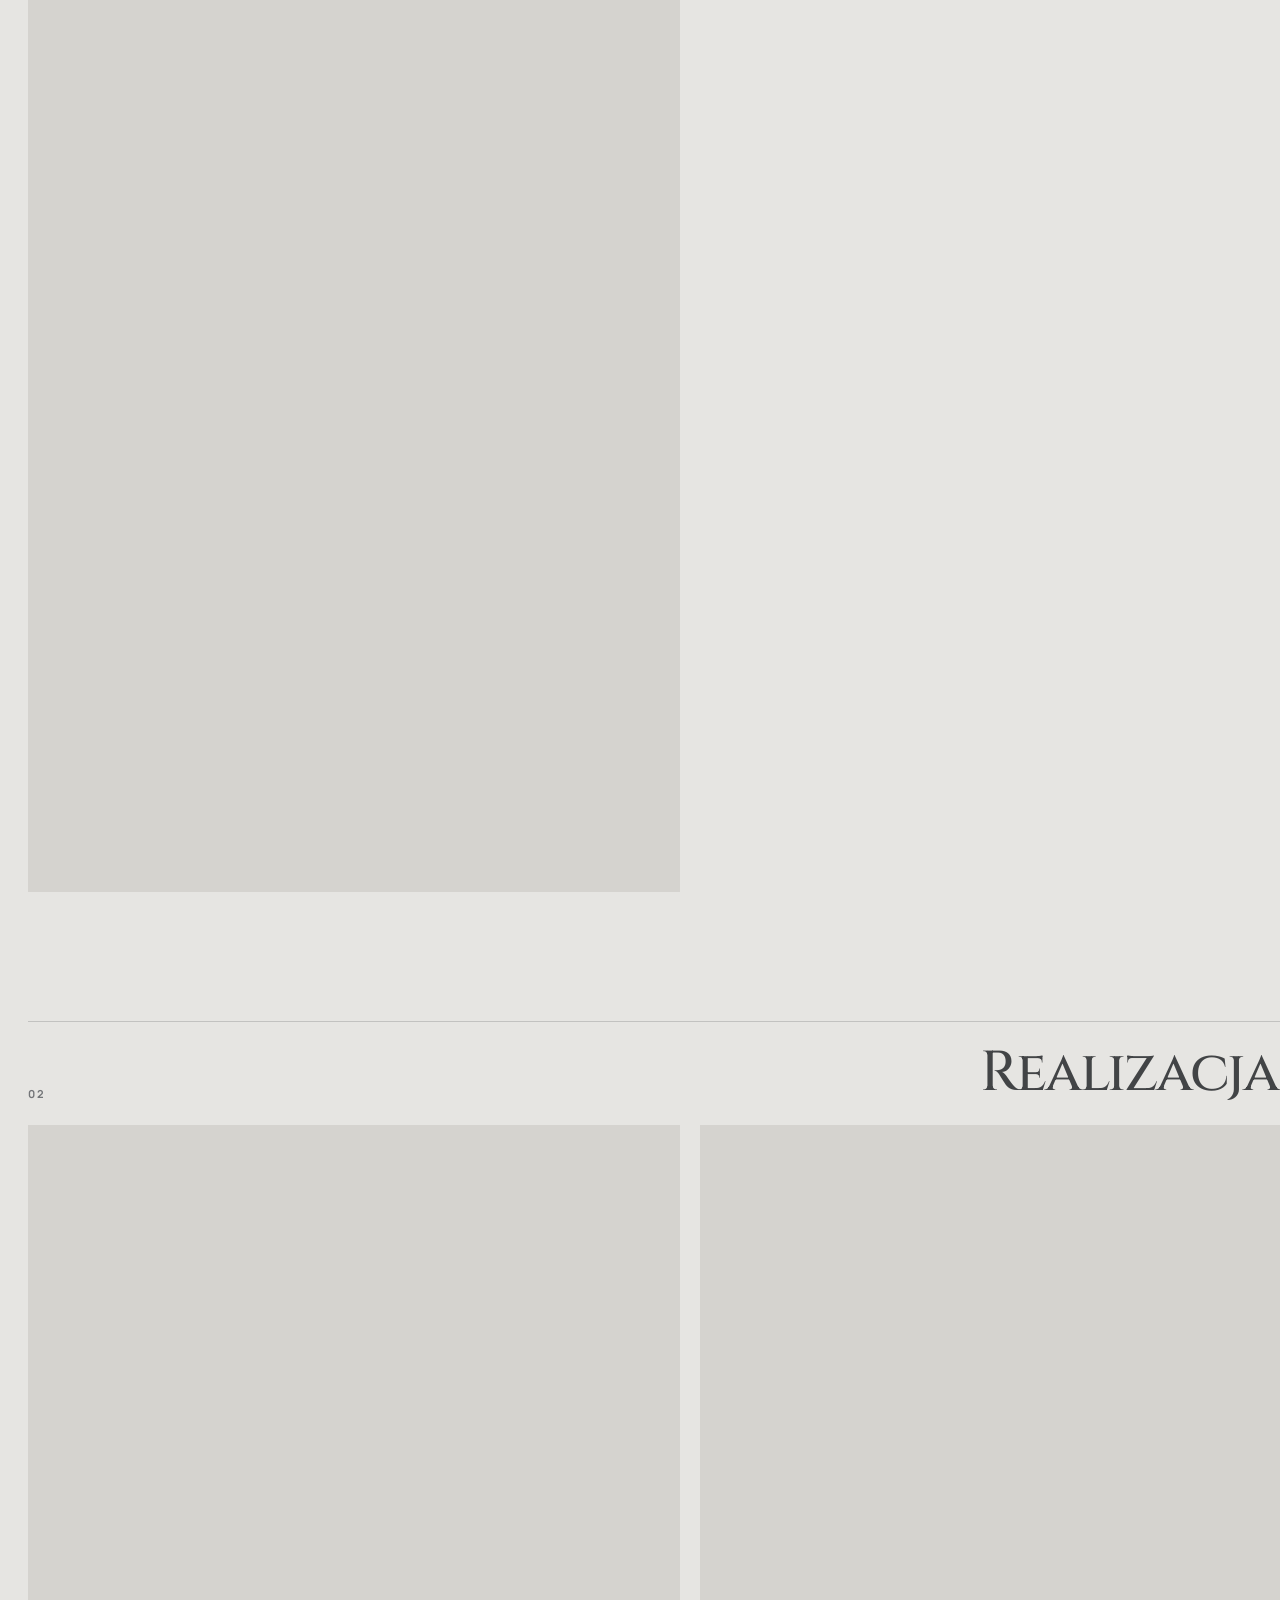
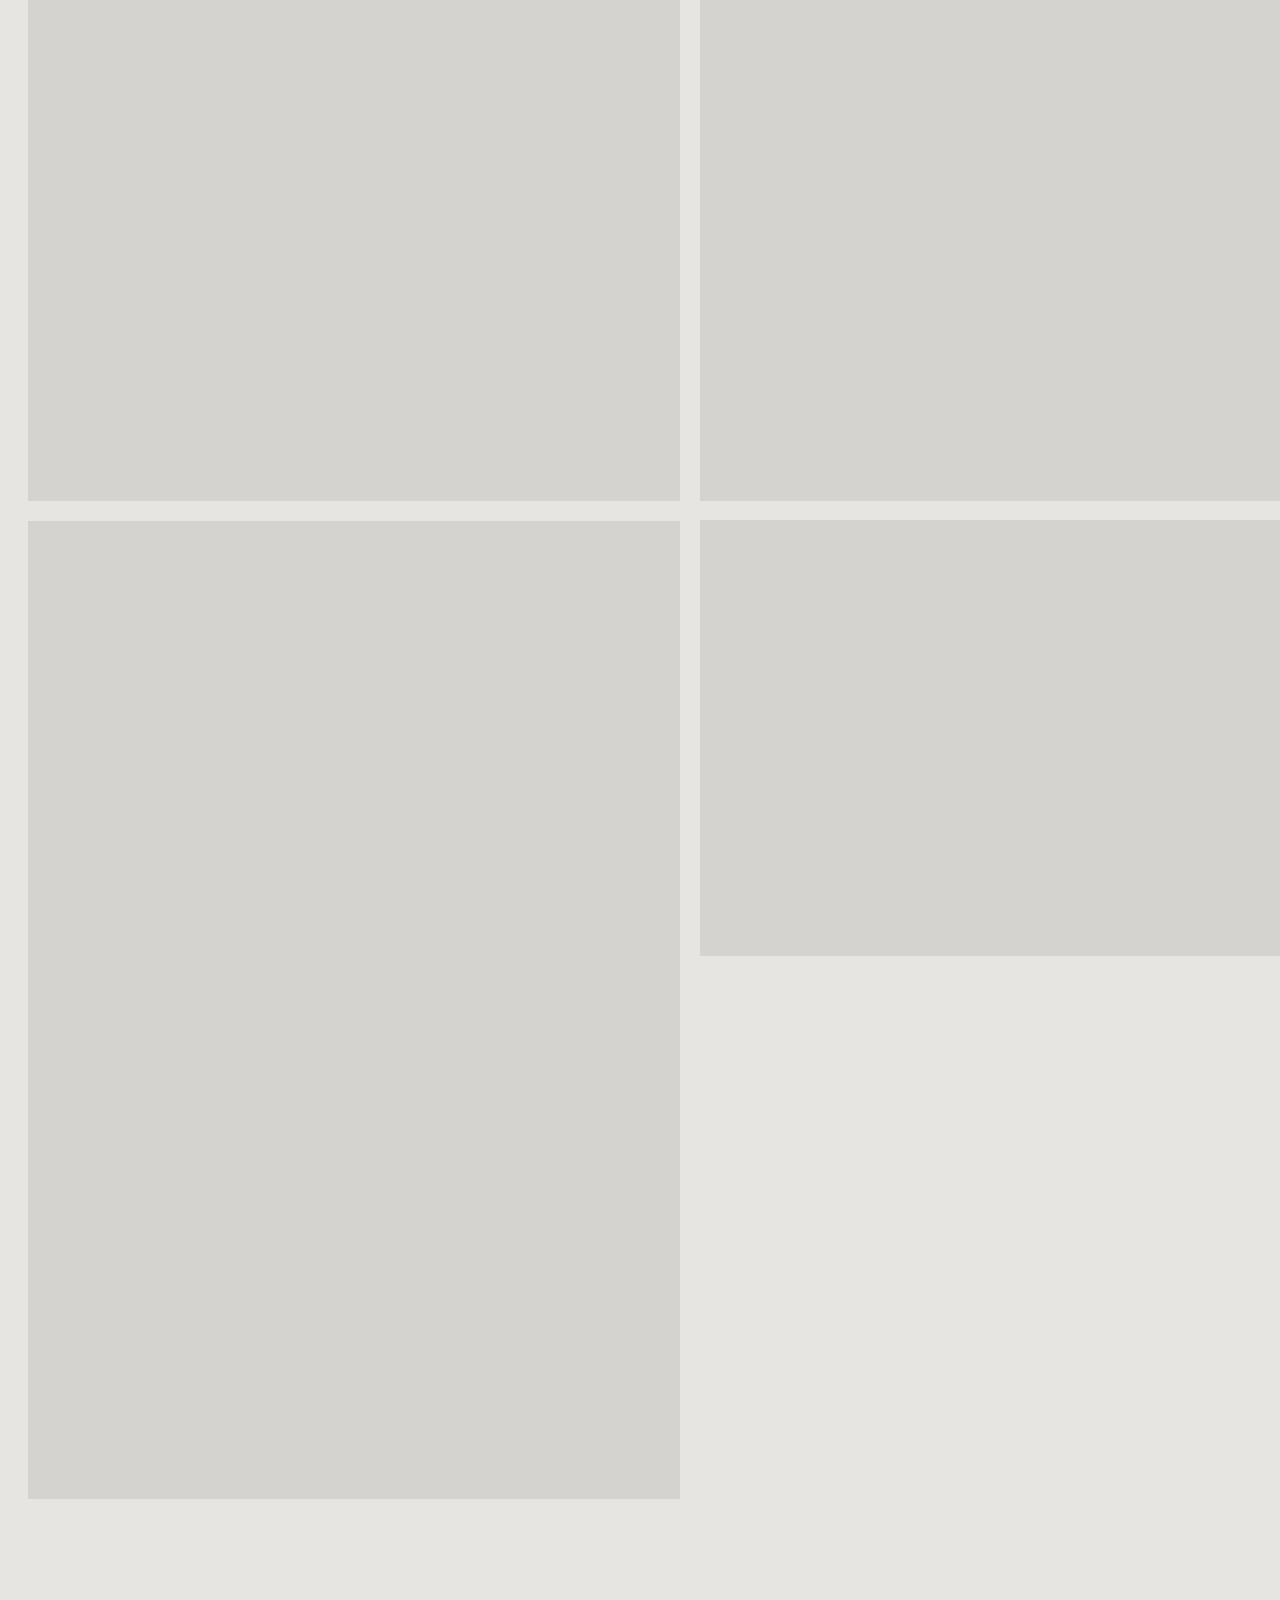
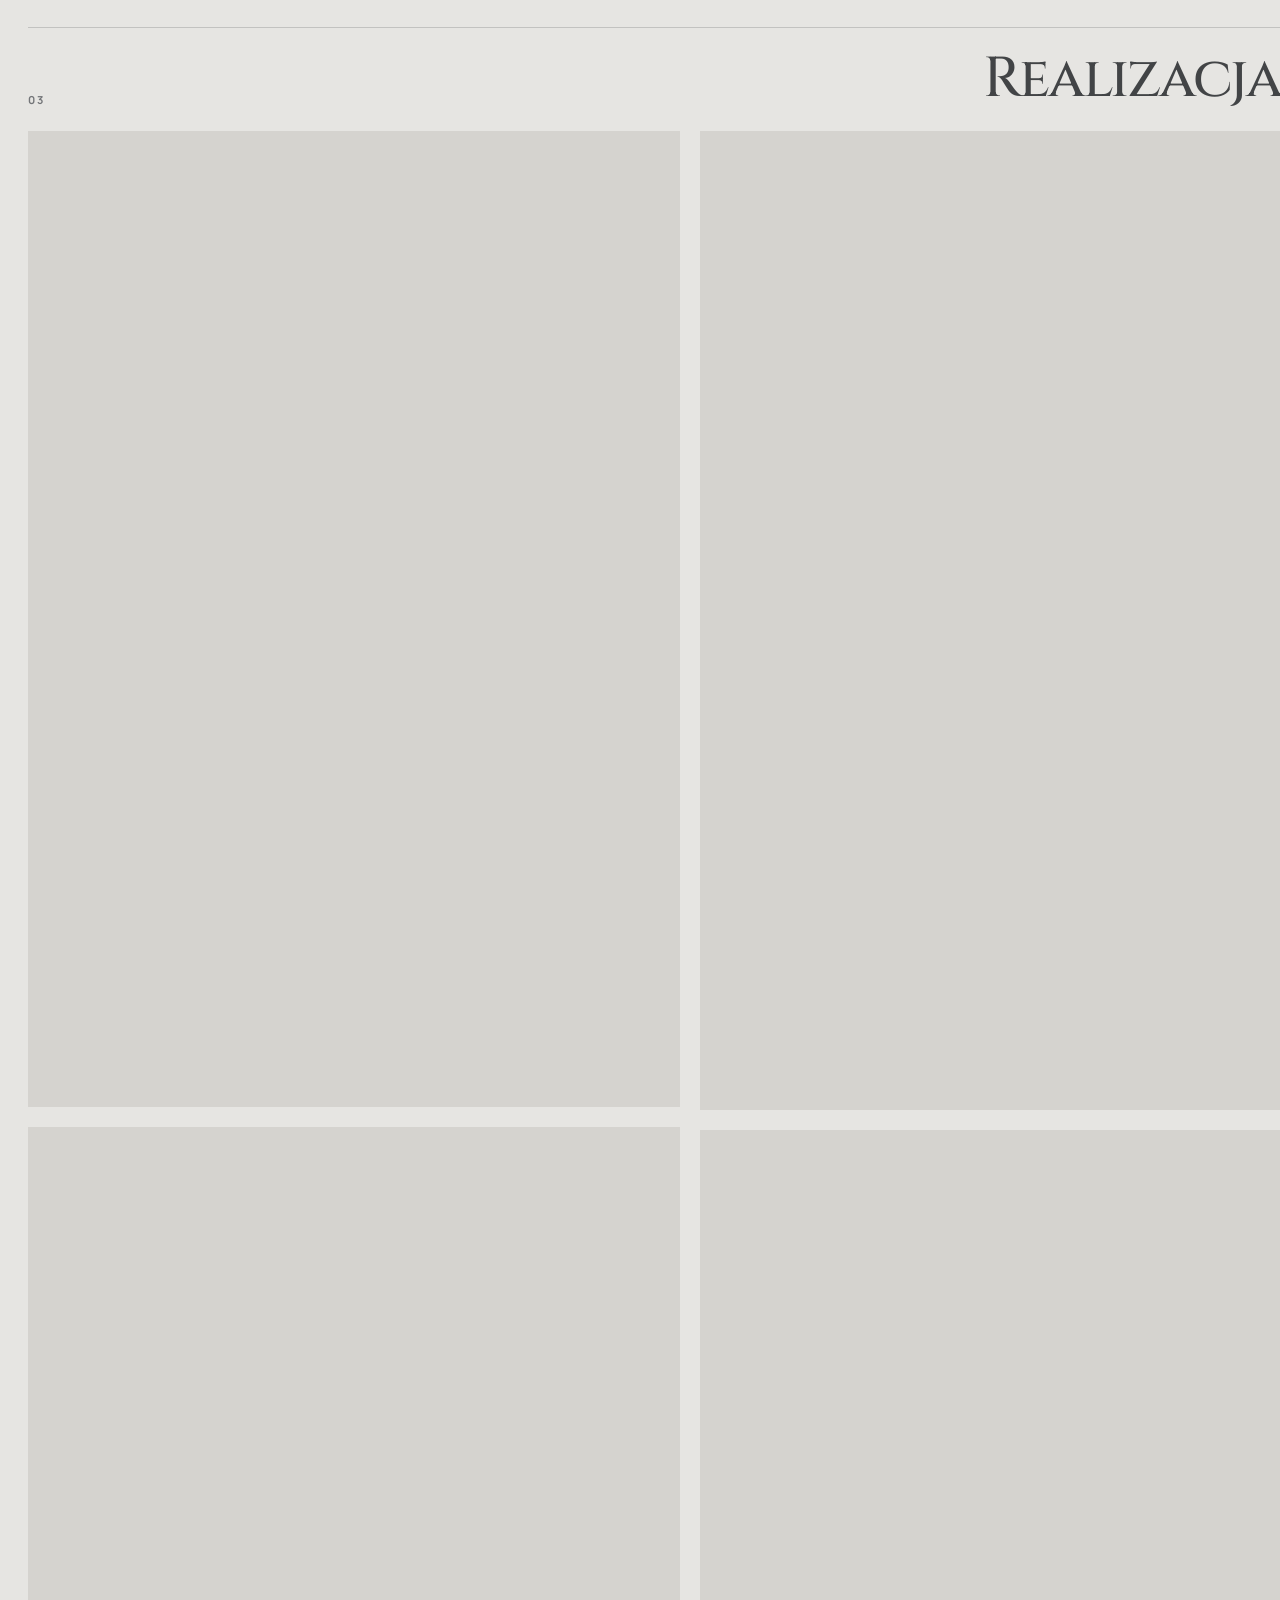
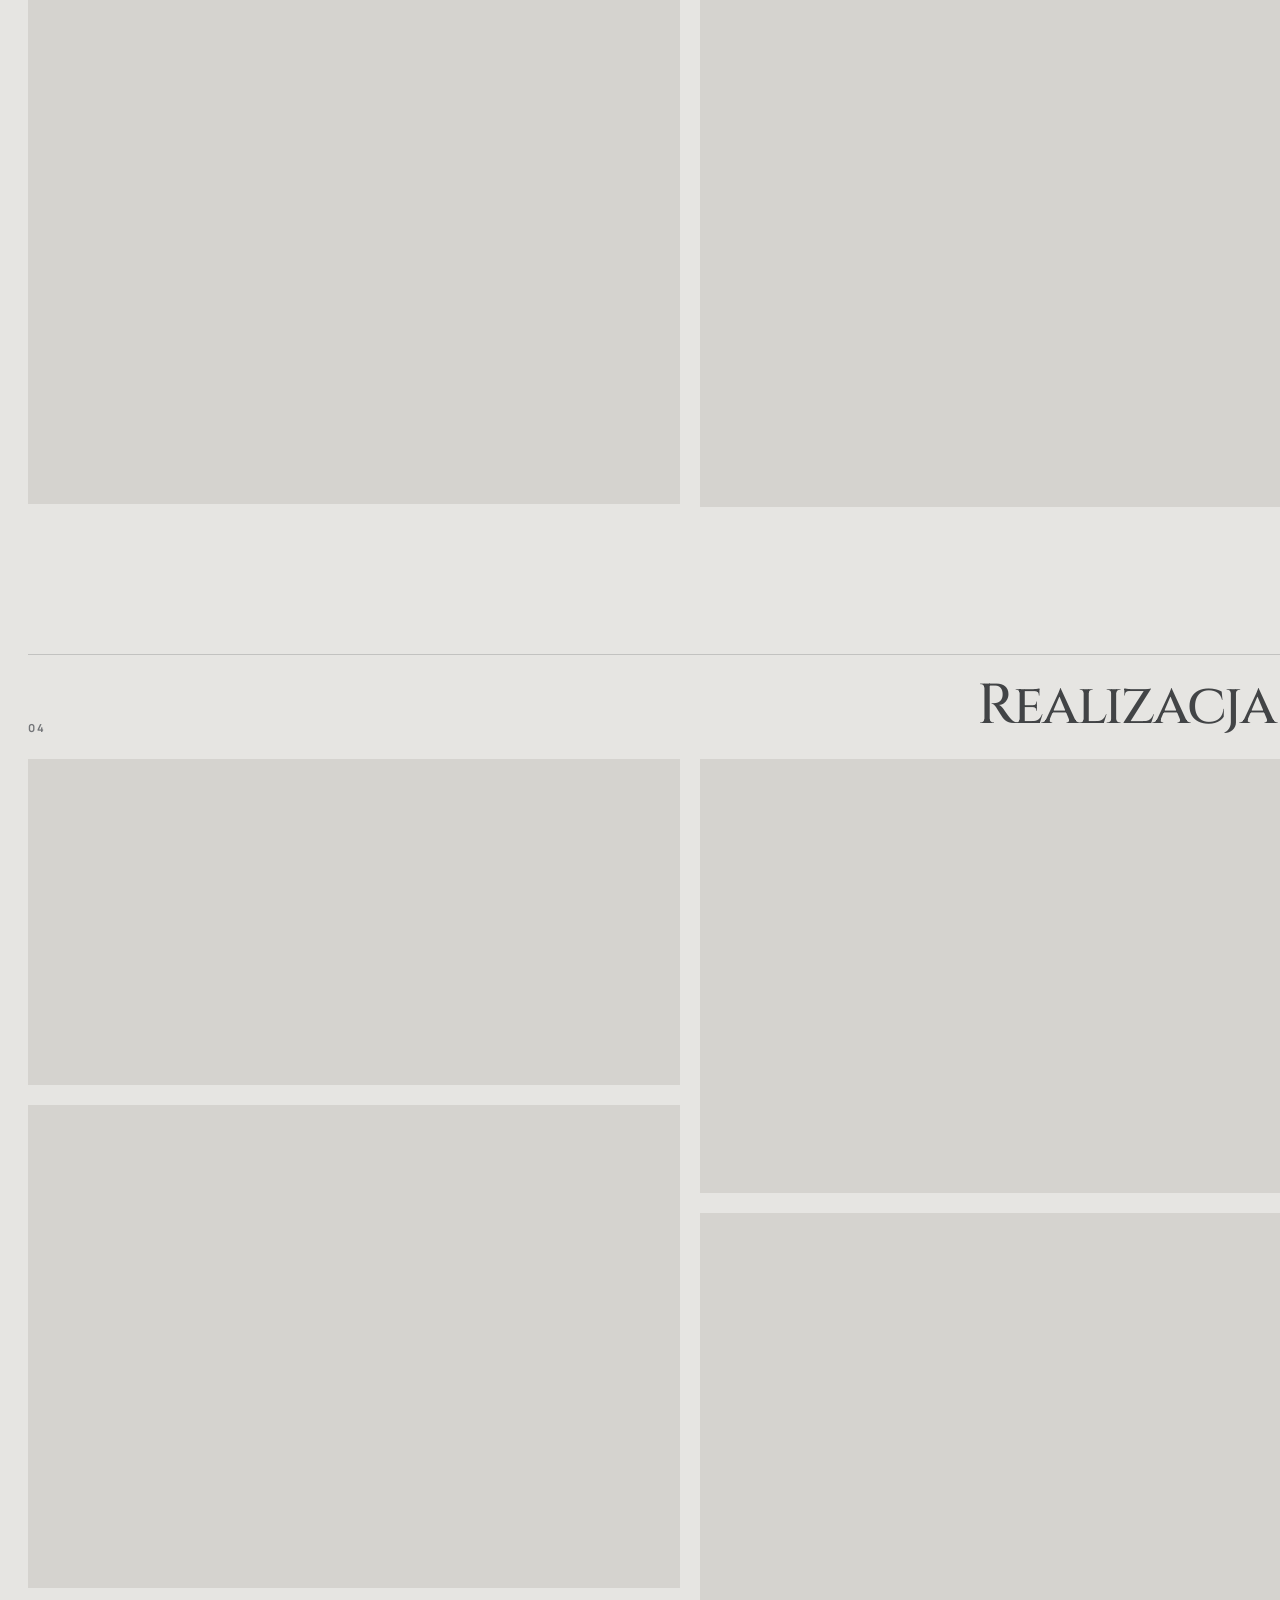
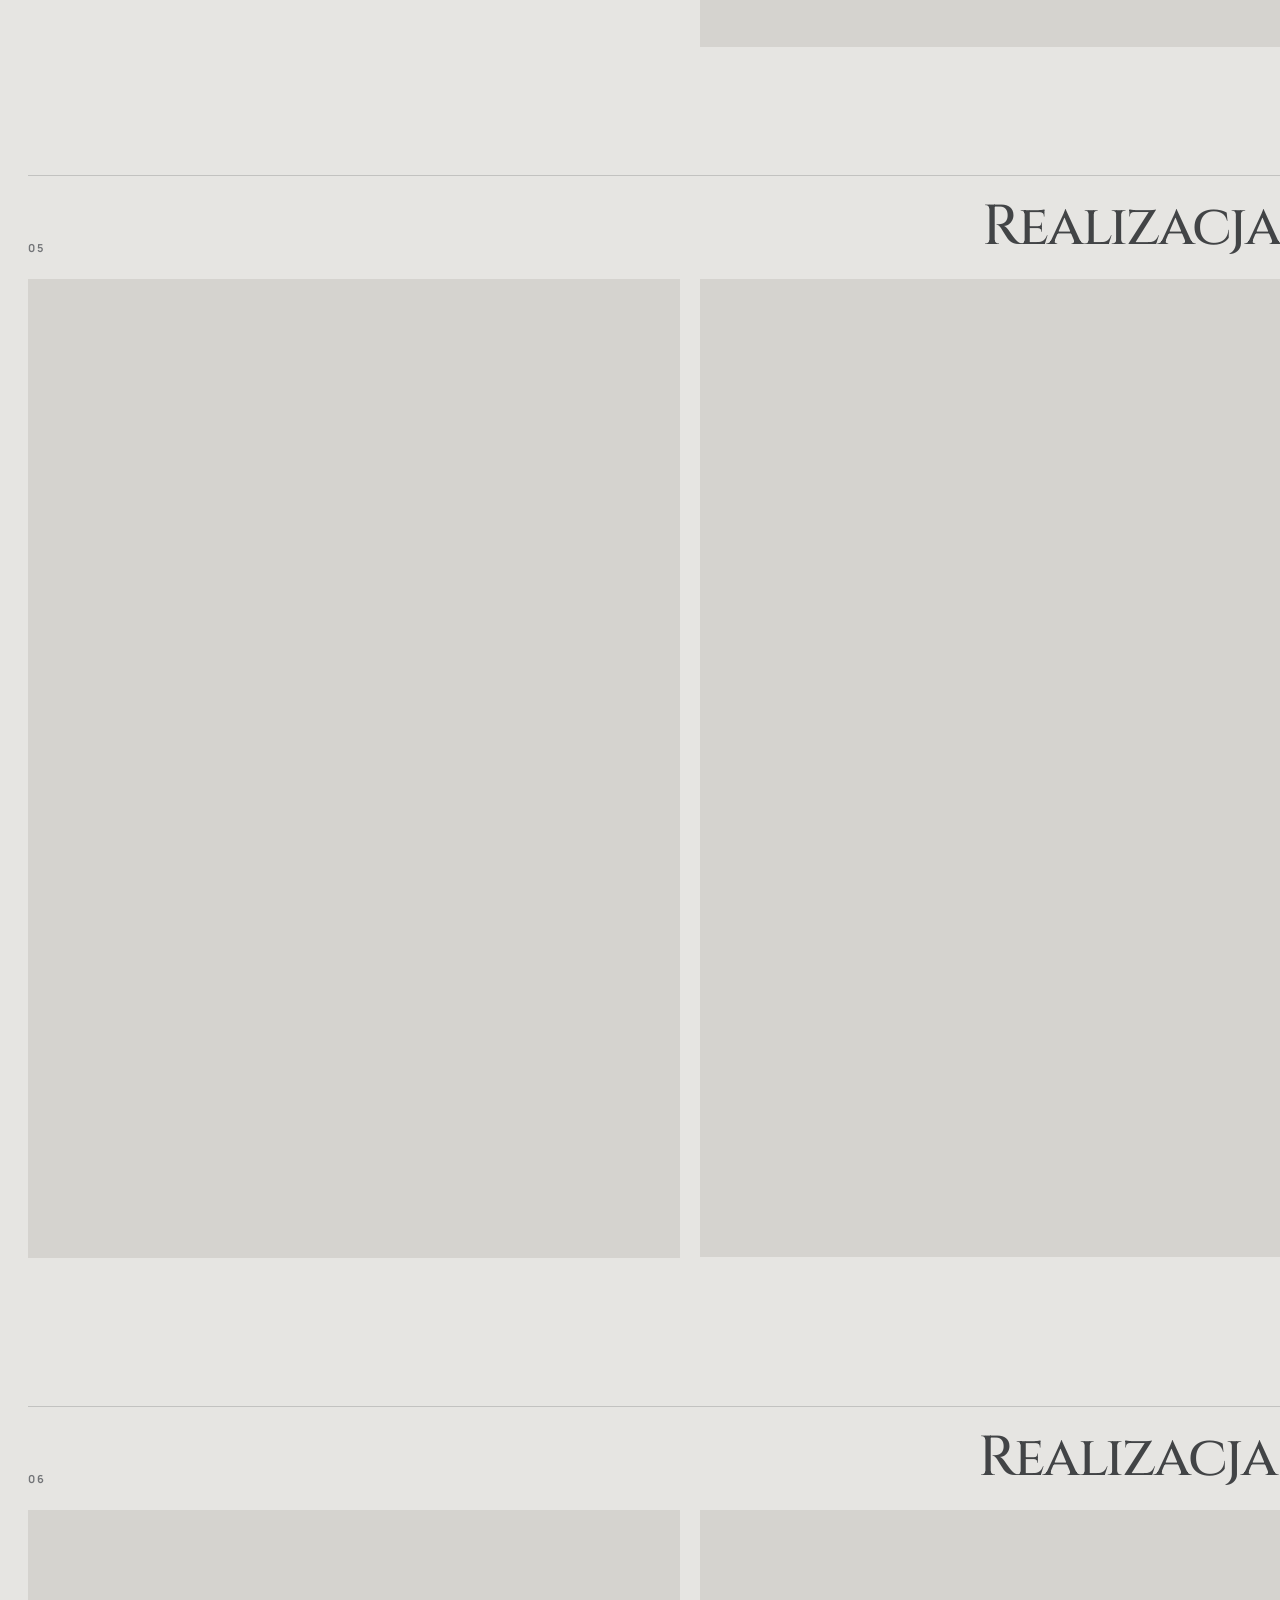
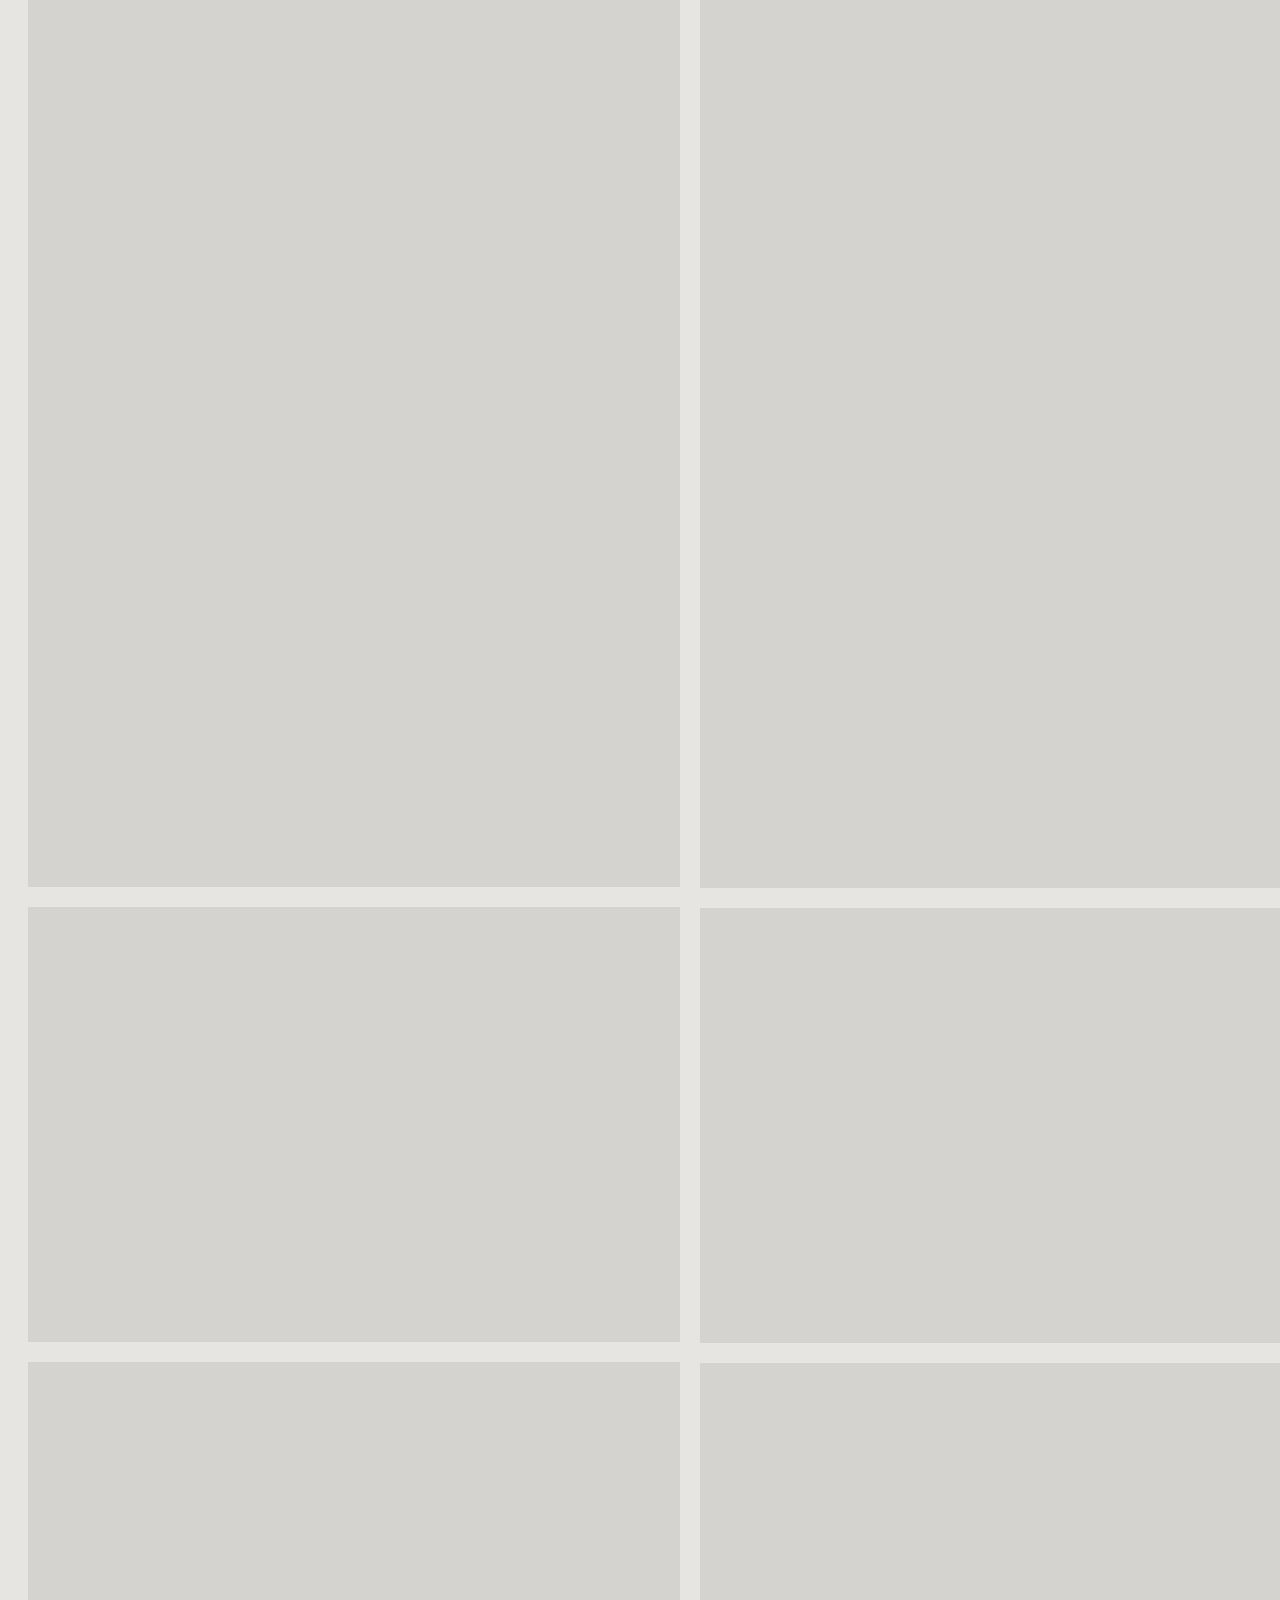
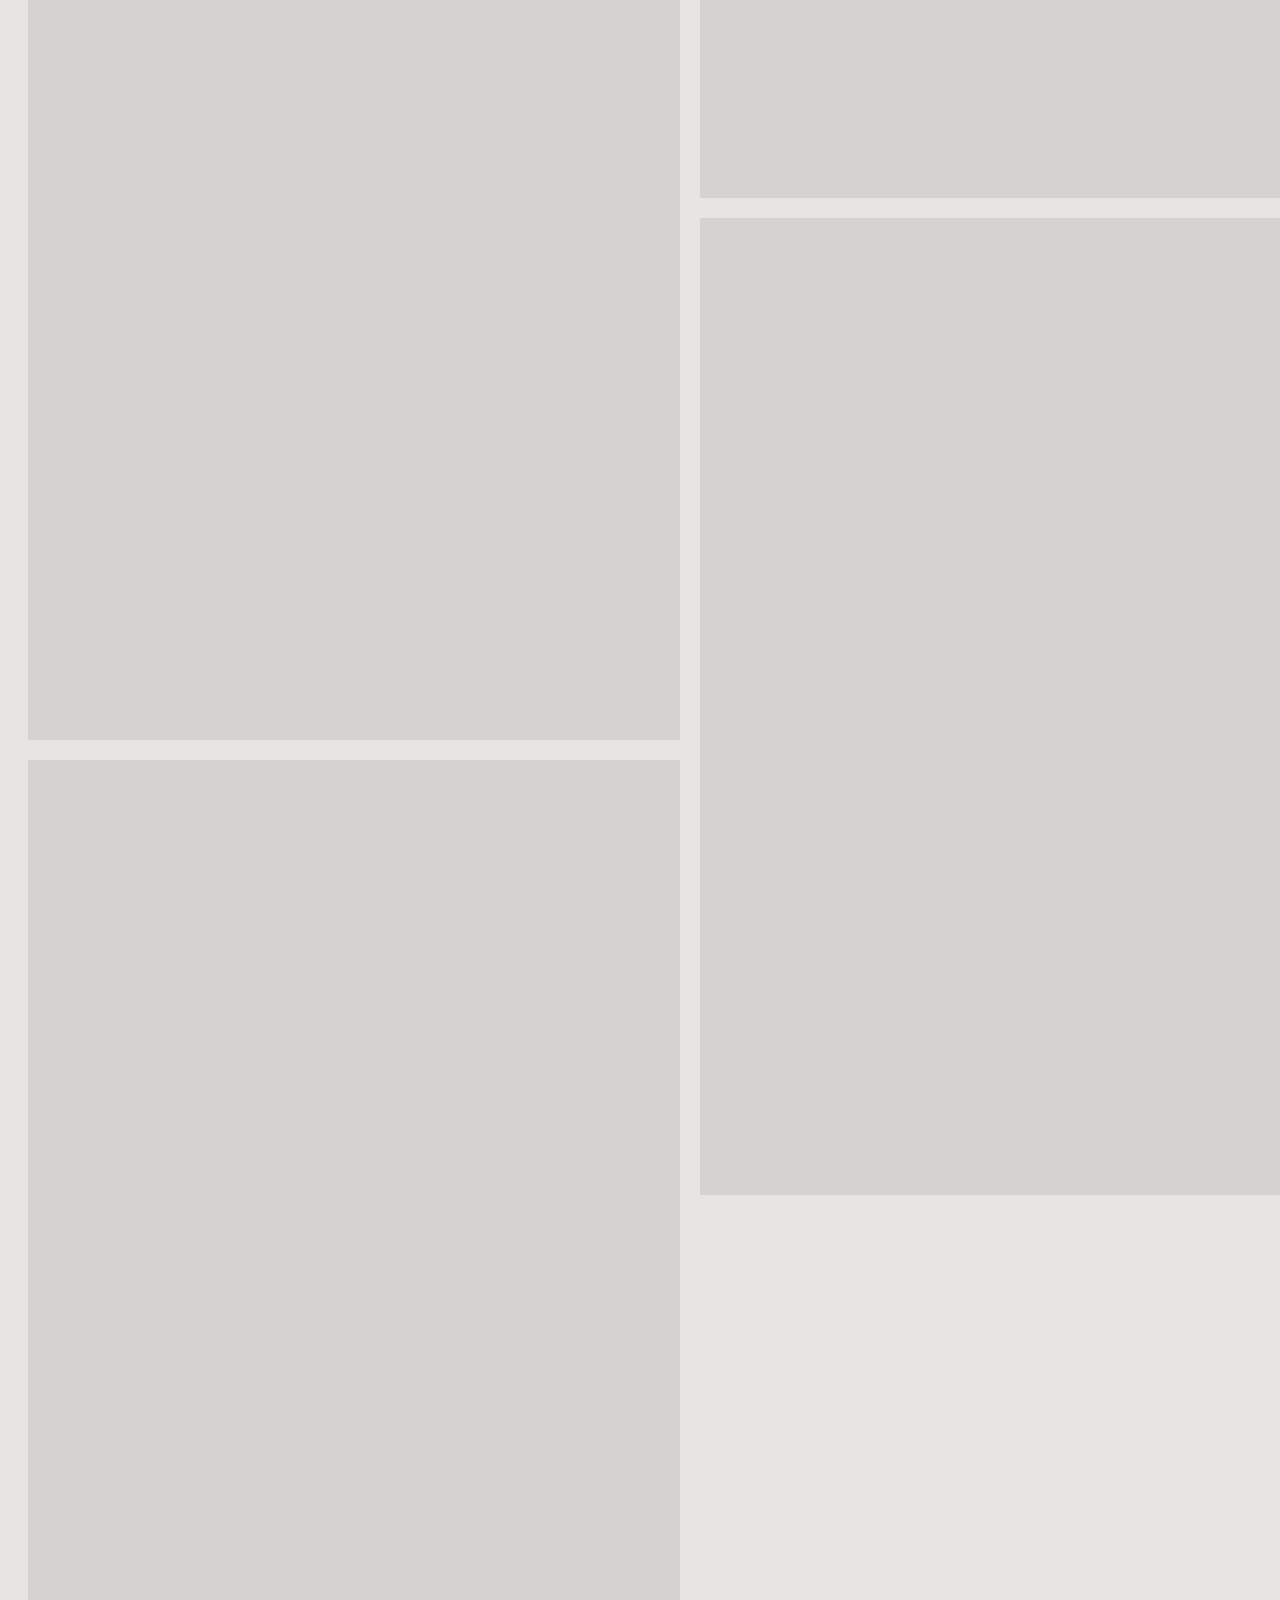
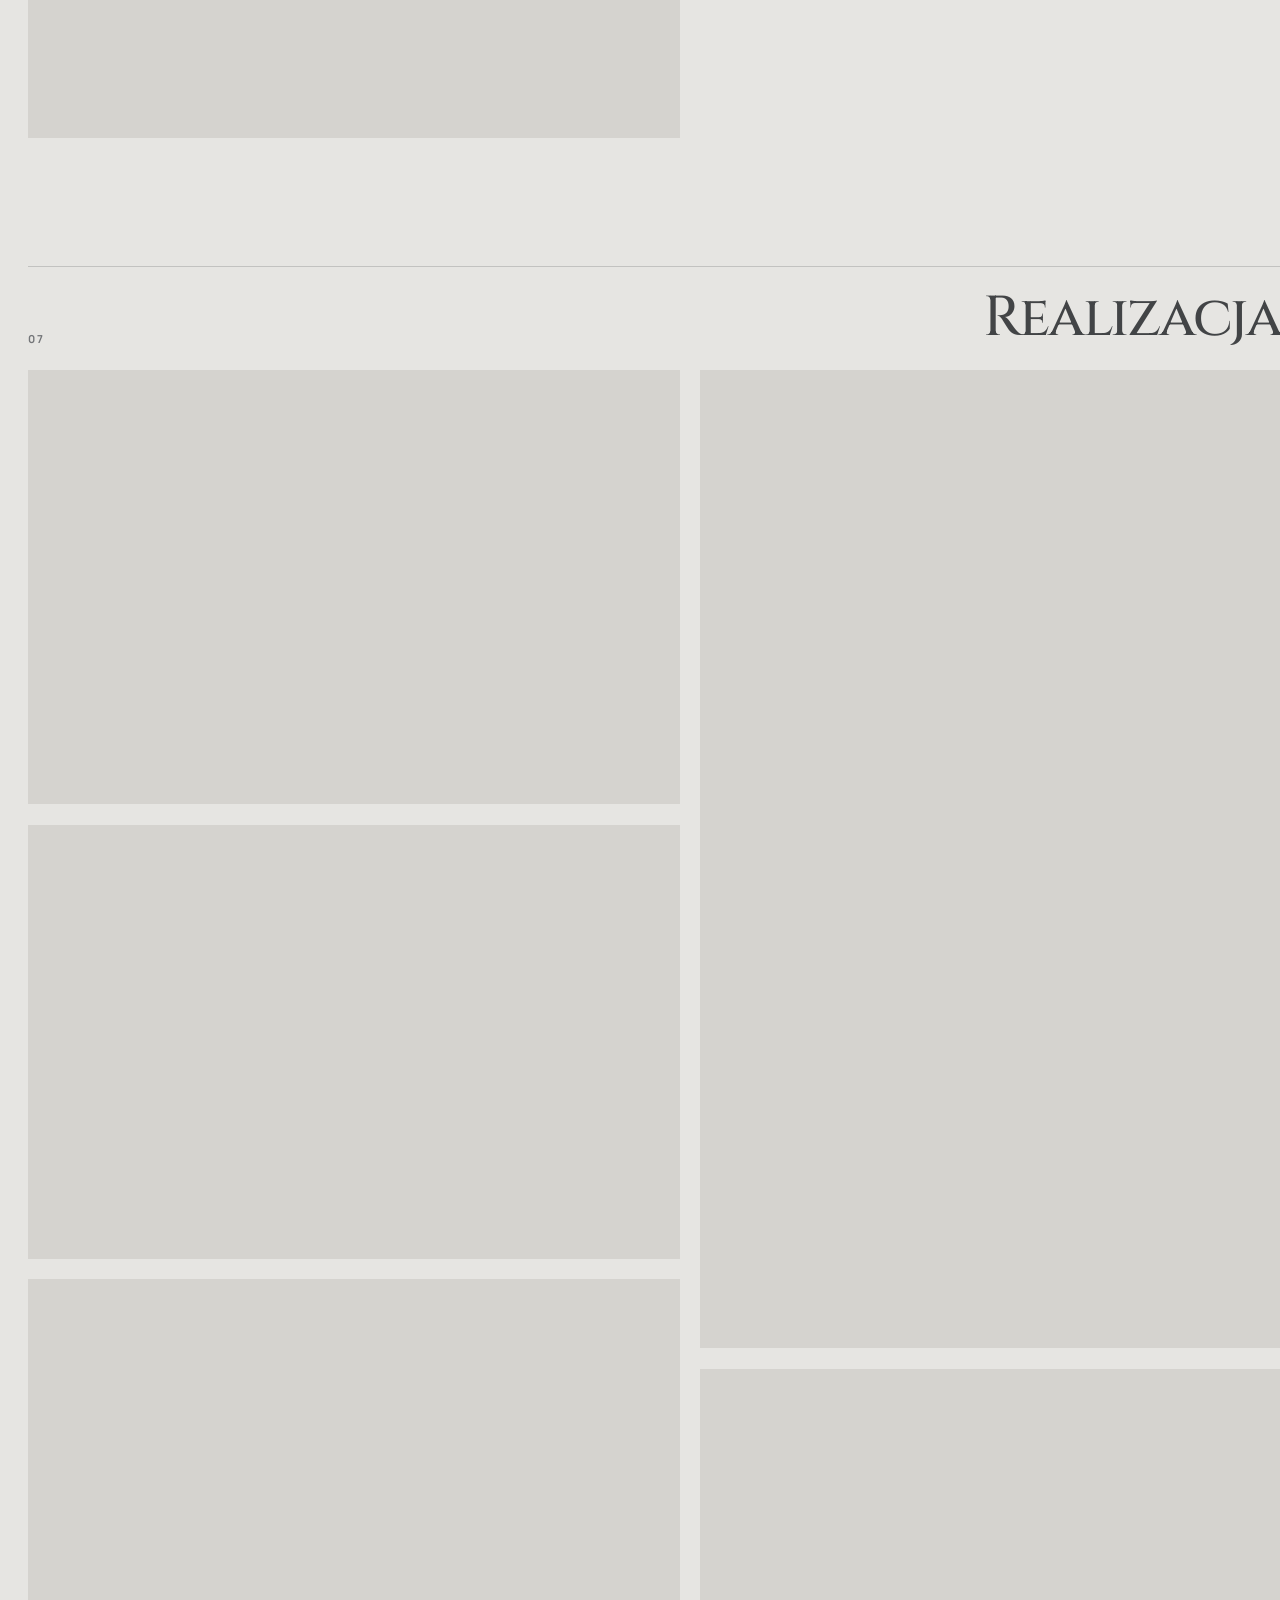
<file: galeria.html>
<!DOCTYPE html>

<html lang="pl">
<head>
<meta charset="utf-8"/>
<meta content="width=device-width, initial-scale=1.0" name="viewport"/>
<title>Realizacje — Maciejewska Design</title>
<meta content="Wybrane realizacje wnętrz Maciejewska Design, uporządkowane w osobne projekty." name="description"/>
<link href="https://fonts.googleapis.com" rel="preconnect"/>
<link crossorigin="" href="https://fonts.gstatic.com" rel="preconnect"/>
<link href="https://fonts.googleapis.com/css2?family=Cinzel:wght@400;500;600&amp;family=Manrope:wght@400;500;600;700&amp;display=swap" rel="stylesheet"/>
<link href="style.css?v=37" rel="stylesheet"/>
</head>
<body class="gallery-page">
<header class="site-header is-scrolled" id="siteHeader">
<div class="container header__inner">
<a aria-label="Maciejewska Design – strona główna" class="brand" href="index.html">
<img alt="Maciejewska Design" class="brand__logo brand__logo--light" height="439" src="logo-light.png" width="1025"/>
<img alt="Maciejewska Design" class="brand__logo brand__logo--dark" height="439" src="logo-dark.png" width="1025"/>
</a>
<button aria-controls="siteNav" aria-expanded="false" class="menu-toggle" id="menuToggle">
<span></span><span></span><span></span>
</button>
<nav class="site-nav" id="siteNav">
<a href="index.html#oferta">Oferta</a>
<a href="galeria.html">Realizacje</a>
<a href="index.html#o-mnie">O mnie</a>
<a href="index.html#kontakt">Kontakt</a>
<div class="site-nav__extras mobile-only">
<a href="https://www.instagram.com/maciejewskadesign/" rel="noreferrer" target="_blank">Instagram</a>
<a href="https://www.facebook.com/MaciejewskaDesign/?locale=pl_PL" rel="noreferrer" target="_blank">Facebook</a>
</div>
</nav>
<div class="header__actions">
<div class="social-links desktop-only">
<a aria-label="Instagram" href="https://www.instagram.com/maciejewskadesign/" rel="noreferrer" target="_blank">
<svg aria-hidden="true" viewbox="0 0 24 24"><path d="M7 2h10a5 5 0 0 1 5 5v10a5 5 0 0 1-5 5H7a5 5 0 0 1-5-5V7a5 5 0 0 1 5-5Zm0 2.2A2.8 2.8 0 0 0 4.2 7v10A2.8 2.8 0 0 0 7 19.8h10a2.8 2.8 0 0 0 2.8-2.8V7A2.8 2.8 0 0 0 17 4.2H7Zm10.4 1.6a.8.8 0 1 1 0 1.6.8.8 0 0 1 0-1.6ZM12 7a5 5 0 1 1 0 10 5 5 0 0 1 0-10Zm0 2.2A2.8 2.8 0 1 0 12 14.8 2.8 2.8 0 0 0 12 9.2Z"></path></svg>
</a>
<a aria-label="Facebook" href="https://www.facebook.com/MaciejewskaDesign/?locale=pl_PL" rel="noreferrer" target="_blank">
<svg aria-hidden="true" viewbox="0 0 24 24"><path d="M13.3 21v-7.8h2.6l.4-3h-3V8.3c0-.9.3-1.5 1.6-1.5H16V4.1c-.2 0-1-.1-2-.1-2 0-3.5 1.2-3.5 3.6v2.1H8v3h2.5V21h2.8Z"></path></svg>
</a>
</div>
<a class="button button--ghost desktop-only" href="index.html#kontakt">Porozmawiajmy</a>
</div>
</div>
</header>
<main>
<section class="gallery-hero">
<div class="container gallery-hero__content">
<span class="section-kicker">Portfolio</span>
<h1>Wybrane realizacje.</h1>
<p class="gallery-hero__lead">Każdy blok przedstawia osobny projekt i wszystkie należące do niego kadry.</p>
<a class="gallery-back" href="index.html#realizacje">← Wróć do strony głównej</a>
</div>
</section>
<section class="gallery-grid-section">
<div class="gallery-projects">
<div class="gallery-project">
<div class="container gallery-project__head">
<span>01</span>
<h2>Realizacja 01</h2>
</div>
<div class="container gallery-project__grid">
<figure class="gallery-card"><img alt="Realizacja 01 — kadr 01" decoding="async" fetchpriority="high" height="1279" loading="eager" src="wizualizacja-001.webp" width="1917"/></figure><figure class="gallery-card"><img alt="Realizacja 01 — kadr 02" decoding="async" height="1800" loading="lazy" src="wizualizacja-002.webp" width="1201"/></figure><figure class="gallery-card"><img alt="Realizacja 01 — kadr 03" decoding="async" height="1259" loading="lazy" src="wizualizacja-003.webp" width="1887"/></figure><figure class="gallery-card"><img alt="Realizacja 01 — kadr 04" decoding="async" height="1216" loading="lazy" src="wizualizacja-004.webp" width="1820"/></figure><figure class="gallery-card"><img alt="Realizacja 01 — kadr 05" decoding="async" height="1920" loading="lazy" src="wizualizacja-005.webp" width="1286"/></figure><figure class="gallery-card"><img alt="Realizacja 01 — kadr 06" decoding="async" height="1294" loading="lazy" src="wizualizacja-006.webp" width="1943"/></figure><figure class="gallery-card"><img alt="Realizacja 01 — kadr 07" decoding="async" height="1896" loading="lazy" src="wizualizacja-007.webp" width="1264"/></figure><figure class="gallery-card"><img alt="Realizacja 01 — kadr 08" decoding="async" height="1960" loading="lazy" src="wizualizacja-008.webp" width="1307"/></figure>
</div>
</div><div class="gallery-project">
<div class="container gallery-project__head">
<span>02</span>
<h2>Realizacja 02</h2>
</div>
<div class="container gallery-project__grid">
<figure class="gallery-card"><img alt="Realizacja 02 — kadr 01" decoding="async" height="1908" loading="lazy" src="wizualizacja-009.webp" width="1274"/></figure><figure class="gallery-card"><img alt="Realizacja 02 — kadr 02" decoding="async" height="1956" loading="lazy" src="wizualizacja-010.webp" width="1304"/></figure><figure class="gallery-card"><img alt="Realizacja 02 — kadr 03" decoding="async" height="1881" loading="lazy" src="wizualizacja-011.webp" width="1257"/></figure><figure class="gallery-card"><img alt="Realizacja 02 — kadr 04" decoding="async" height="1334" loading="lazy" src="wizualizacja-012.webp" width="1997"/></figure>
</div>
</div><div class="gallery-project">
<div class="container gallery-project__head">
<span>03</span>
<h2>Realizacja 03</h2>
</div>
<div class="container gallery-project__grid">
<figure class="gallery-card"><img alt="Realizacja 03 — kadr 01" decoding="async" height="1943" loading="lazy" src="wizualizacja-014.webp" width="1298"/></figure><figure class="gallery-card"><img alt="Realizacja 03 — kadr 02" decoding="async" height="1943" loading="lazy" src="wizualizacja-015.webp" width="1296"/></figure><figure class="gallery-card"><img alt="Realizacja 03 — kadr 04" decoding="async" height="1892" loading="lazy" src="wizualizacja-017.webp" width="1260"/></figure><figure class="gallery-card"><img alt="Realizacja 03 — kadr 05" decoding="async" height="1943" loading="lazy" src="wizualizacja-018.webp" width="1296"/></figure>
</div>
</div><div class="gallery-project">
<div class="container gallery-project__head">
<span>04</span>
<h2>Realizacja 04</h2>
</div>
<div class="container gallery-project__grid">
<figure class="gallery-card"><img alt="Realizacja 04 — kadr 01" decoding="async" height="1100" loading="lazy" src="wizualizacja-020.webp" width="2200"/></figure><figure class="gallery-card"><img alt="Realizacja 04 — kadr 02" decoding="async" height="1325" loading="lazy" src="wizualizacja-021.webp" width="1789"/></figure><figure class="gallery-card"><img alt="Realizacja 04 — kadr 03" decoding="async" height="1466" loading="lazy" src="wizualizacja-022.webp" width="2200"/></figure><figure class="gallery-card"><img alt="Realizacja 04 — kadr 04" decoding="async" height="1465" loading="lazy" src="wizualizacja-023.webp" width="2200"/></figure>
</div>
</div><div class="gallery-project">
<div class="container gallery-project__head">
<span>05</span>
<h2>Realizacja 05</h2>
</div>
<div class="container gallery-project__grid">
<figure class="gallery-card"><img alt="Realizacja 05 — kadr 01" decoding="async" height="1900" loading="lazy" src="wizualizacja-025.webp" width="1265"/></figure><figure class="gallery-card"><img alt="Realizacja 05 — kadr 02" decoding="async" height="1832" loading="lazy" src="wizualizacja-026.webp" width="1221"/></figure>
</div>
</div><div class="gallery-project">
<div class="container gallery-project__head">
<span>06</span>
<h2>Realizacja 06</h2>
</div>
<div class="container gallery-project__grid">
<figure class="gallery-card"><img alt="Realizacja 06 — kadr 01" decoding="async" height="2200" loading="lazy" src="wizualizacja-029.webp" width="1468"/></figure><figure class="gallery-card"><img alt="Realizacja 06 — kadr 02" decoding="async" height="1468" loading="lazy" src="wizualizacja-030.webp" width="2200"/></figure><figure class="gallery-card"><img alt="Realizacja 06 — kadr 03" decoding="async" height="2200" loading="lazy" src="wizualizacja-031.webp" width="1467"/></figure><figure class="gallery-card"><img alt="Realizacja 06 — kadr 04" decoding="async" height="2200" loading="lazy" src="wizualizacja-032.webp" width="1467"/></figure><figure class="gallery-card"><img alt="Realizacja 06 — kadr 05" decoding="async" height="2200" loading="lazy" src="wizualizacja-033.webp" width="1467"/></figure><figure class="gallery-card"><img alt="Realizacja 06 — kadr 06" decoding="async" height="1425" loading="lazy" src="wizualizacja-034.webp" width="2137"/></figure><figure class="gallery-card"><img alt="Realizacja 06 — kadr 07" decoding="async" height="1468" loading="lazy" src="wizualizacja-035.webp" width="2200"/></figure><figure class="gallery-card"><img alt="Realizacja 06 — kadr 08" decoding="async" height="2200" loading="lazy" src="wizualizacja-036.webp" width="1468"/></figure>
</div>
</div><div class="gallery-project">
<div class="container gallery-project__head">
<span>07</span>
<h2>Realizacja 07</h2>
</div>
<div class="container gallery-project__grid">
<figure class="gallery-card"><img alt="Realizacja 07 — kadr 01" decoding="async" height="1458" loading="lazy" src="wizualizacja-037.webp" width="2188"/></figure><figure class="gallery-card"><img alt="Realizacja 07 — kadr 02" decoding="async" height="1466" loading="lazy" src="wizualizacja-038.webp" width="2200"/></figure><figure class="gallery-card"><img alt="Realizacja 07 — kadr 03" decoding="async" height="1444" loading="lazy" src="wizualizacja-039.webp" width="2166"/></figure><figure class="gallery-card"><img alt="Realizacja 07 — kadr 04" decoding="async" height="1468" loading="lazy" src="wizualizacja-040.webp" width="2200"/></figure><figure class="gallery-card"><img alt="Realizacja 07 — kadr 05" decoding="async" height="2188" loading="lazy" src="wizualizacja-041.webp" width="1458"/></figure><figure class="gallery-card"><img alt="Realizacja 07 — kadr 06" decoding="async" height="2200" loading="lazy" src="wizualizacja-042.webp" width="1466"/></figure><figure class="gallery-card"><img alt="Realizacja 07 — kadr 07" decoding="async" height="2200" loading="lazy" src="wizualizacja-043.webp" width="1466"/></figure><figure class="gallery-card"><img alt="Realizacja 07 — kadr 08" decoding="async" height="2200" loading="lazy" src="wizualizacja-044.webp" width="1466"/></figure>
</div>
</div><div class="gallery-project">
<div class="container gallery-project__head">
<span>08</span>
<h2>Realizacja 08</h2>
</div>
<div class="container gallery-project__grid">
<figure class="gallery-card"><img alt="Realizacja 08 — kadr 01" decoding="async" height="1263" loading="lazy" src="wizualizacja-045.webp" width="1894"/></figure><figure class="gallery-card"><img alt="Realizacja 08 — kadr 02" decoding="async" height="1871" loading="lazy" src="wizualizacja-046.webp" width="1247"/></figure><figure class="gallery-card"><img alt="Realizacja 08 — kadr 03" decoding="async" height="1941" loading="lazy" src="wizualizacja-047.webp" width="1293"/></figure><figure class="gallery-card"><img alt="Realizacja 08 — kadr 04" decoding="async" height="1943" loading="lazy" src="wizualizacja-048.webp" width="1296"/></figure><figure class="gallery-card"><img alt="Realizacja 08 — kadr 05" decoding="async" height="1941" loading="lazy" src="wizualizacja-049.webp" width="1293"/></figure><figure class="gallery-card"><img alt="Realizacja 08 — kadr 06" decoding="async" height="1295" loading="lazy" src="wizualizacja-050.webp" width="1943"/></figure><figure class="gallery-card"><img alt="Realizacja 08 — kadr 07" decoding="async" height="1942" loading="lazy" src="wizualizacja-051.webp" width="1296"/></figure><figure class="gallery-card"><img alt="Realizacja 08 — kadr 08" decoding="async" height="1883" loading="lazy" src="wizualizacja-052.webp" width="1255"/></figure>
</div>
</div><div class="gallery-project">
<div class="container gallery-project__head">
<span>09</span>
<h2>Realizacja 09</h2>
</div>
<div class="container gallery-project__grid">
<figure class="gallery-card"><img alt="Realizacja 09 — kadr 01" decoding="async" height="1910" loading="lazy" src="wizualizacja-053.webp" width="1272"/></figure><figure class="gallery-card"><img alt="Realizacja 09 — kadr 02" decoding="async" height="1296" loading="lazy" src="wizualizacja-054.webp" width="1943"/></figure><figure class="gallery-card"><img alt="Realizacja 09 — kadr 03" decoding="async" height="1942" loading="lazy" src="wizualizacja-055.webp" width="1295"/></figure><figure class="gallery-card"><img alt="Realizacja 09 — kadr 04" decoding="async" height="1285" loading="lazy" src="wizualizacja-056.webp" width="1928"/></figure><figure class="gallery-card"><img alt="Realizacja 09 — kadr 05" decoding="async" height="1822" loading="lazy" src="wizualizacja-057.webp" width="1214"/></figure>
</div>
</div>
</div>
</section>
</main>
<footer class="site-footer">
<div class="container footer__inner">
<div class="footer__brand-block">
<img alt="Maciejewska Design" class="footer__logo" height="439" loading="lazy" src="logo-light.png" width="1025"/>
<p>Spokojne, dopracowane projektowanie wnętrz oparte na proporcji, materiale i codziennym komforcie.</p>
</div>
<address class="footer__column">
<span class="footer__label">Kontakt</span>
<a href="tel:+48502235747">502 235 747</a>
<a href="mailto:interiordesign@vp.pl">interiordesign@vp.pl</a>
</address>
<div class="footer__column">
<span class="footer__label">Studio</span>
<p>Katowice, Poland</p>
<a href="index.html#kontakt">Wyślij zapytanie ↗</a>
</div>
<div class="footer__column">
<span class="footer__label">Social media</span>
<a href="https://www.instagram.com/maciejewskadesign/" rel="noreferrer" target="_blank">Instagram ↗</a>
<a href="https://www.facebook.com/MaciejewskaDesign/?locale=pl_PL" rel="noreferrer" target="_blank">Facebook / Messenger ↗</a>
</div>
</div>
<div class="container footer__bottom">
<span>© 2026 Maciejewska Design</span>
<a href="#">Powrót na górę ↑</a>
</div>
</footer>
<script src="script.js?v=30"></script>
</body>
</html>
</file>
<file: style.css>
:root{
  --bg:#e9e6e1;
  --surface:#f4f1ec;
  --surface-2:#ede9e4;
  --surface-3:#e1ddd7;
  --ink:#505453;
  --muted:#7d817f;
  --muted-2:#989b97;
  --line:rgba(80,84,83,.14);
  --line-strong:rgba(80,84,83,.22);
  --hero-ink:#f7f5f1;
  --accent:#868c8a;
  --accent-deep:#676d6b;
  --radius:24px;
  --radius-lg:34px;
  --shadow:0 20px 60px rgba(47,45,42,.08);
  --container:min(1400px, calc(100% - 56px));
  --header-h:72px;
}

*{box-sizing:border-box;}
html{scroll-behavior:smooth;}
body{
  margin:0;
  background:var(--bg);
  color:var(--ink);
  font-family:"Manrope",system-ui,sans-serif;
  text-rendering:optimizeLegibility;
}
body.menu-open{overflow:hidden;}
a{color:inherit;text-decoration:none;}
img{display:block;max-width:100%;}
button,input,select,textarea{font:inherit;color:inherit;}
button{cursor:pointer;}
main{overflow:hidden;}
section{position:relative;}
.container{width:var(--container);margin-inline:auto;}
.section{padding:120px 0;}
.reveal{opacity:0;transform:translateY(26px);transition:opacity .75s ease,transform .75s ease;}
.reveal.is-visible{opacity:1;transform:none;}
.desktop-only{display:flex;}
.mobile-only{display:none!important;}

h1,h2,h3{margin:0;line-height:.96;font-family:"Cinzel",serif;font-weight:500;letter-spacing:-.02em;}
h1{font-size:clamp(42px,5.7vw,86px);max-width:11.5ch;}
h2{font-size:clamp(30px,4.2vw,66px);max-width:12ch;}
h3{font-size:clamp(26px,3.2vw,48px);}
p{margin:0;line-height:1.72;color:var(--muted);font-size:16px;}

.section-kicker{
  display:inline-flex;align-items:center;gap:16px;margin-bottom:18px;
  font-family:"Cinzel",serif;font-size:13px;letter-spacing:.24em;text-transform:uppercase;color:var(--muted-2);
}
.section-kicker::after{content:"";width:72px;height:1px;background:currentColor;opacity:.35;}
.section-kicker--light{color:rgba(255,255,255,.8);}

.button{
  display:inline-flex;align-items:center;justify-content:center;min-height:46px;padding:0 22px;border-radius:999px;
  border:1px solid var(--line-strong);background:rgba(245,243,239,.6);backdrop-filter:blur(12px);
  color:var(--ink);font-size:12px;font-weight:700;letter-spacing:.16em;text-transform:uppercase;
  transition:transform .35s ease, background .35s ease, border-color .35s ease, color .35s ease;
}
.button:hover{transform:translateY(-2px);background:rgba(245,243,239,.85);}
.button--ghost{background:rgba(255,255,255,.16);color:#fff;border-color:rgba(255,255,255,.28);}
.button--ghost:hover{background:rgba(255,255,255,.24);}

.site-header{
  position:fixed;inset:0 0 auto;z-index:1000;height:var(--header-h);border-bottom:1px solid transparent;
  transition:background .35s ease, box-shadow .35s ease, border-color .35s ease, backdrop-filter .35s ease;
}
.site-header.is-scrolled{
  background:rgba(233,230,225,.84);backdrop-filter:blur(18px);border-color:rgba(80,84,83,.08);
  box-shadow:0 16px 40px rgba(43,42,39,.06);
}
.header__inner{height:100%;display:grid;grid-template-columns:auto 1fr auto;gap:30px;align-items:center;}
.brand{display:inline-flex;align-items:center;min-width:190px;}
.brand__logo{width:auto;height:32px;}
.brand__logo--dark{display:none;}
.site-header.is-scrolled .brand__logo--light{display:none;}
.site-header.is-scrolled .brand__logo--dark{display:block;}
.site-nav{display:flex;align-items:center;justify-content:center;gap:28px;}
.site-nav a,.hero-link,.footer__label,.contact-form__head span,.contact-form__head strong,.contact__step span,.scope-item__number,
.scope-item__eyebrow,.scope-item__meta,.project-showcase__index,.project-showcase__meta span,.about__micro,.about__footerline span{
  font-size:12px;font-weight:600;letter-spacing:.18em;text-transform:uppercase;
}
.site-nav a{position:relative;color:rgba(255,255,255,.92);}
.site-nav a::after{content:"";position:absolute;left:0;right:0;bottom:-8px;height:1px;background:currentColor;transform:scaleX(0);transform-origin:right;transition:transform .35s ease;}
.site-nav a:hover::after{transform:scaleX(1);transform-origin:left;}
.site-header.is-scrolled .site-nav a{color:var(--ink);}
.header__actions{display:flex;align-items:center;gap:18px;}
.social-links{display:flex;align-items:center;gap:16px;}
.social-links a{display:grid;place-items:center;width:28px;height:28px;color:rgba(255,255,255,.88);transition:opacity .3s ease, transform .3s ease;}
.social-links a:hover{opacity:.72;transform:translateY(-2px);}
.social-links svg{width:18px;fill:currentColor;}
.site-header.is-scrolled .social-links a{color:var(--ink);}
.site-header.is-scrolled .button--ghost{color:var(--ink);border-color:rgba(80,84,83,.2);background:rgba(255,255,255,.5);}

.menu-toggle{display:none;position:relative;z-index:1200;width:46px;height:46px;padding:0;border:0;background:transparent;}
.menu-toggle span{position:absolute;left:10px;right:10px;height:1.5px;background:#fff;transition:transform .3s ease, top .3s ease, opacity .3s ease;}
.menu-toggle span:nth-child(1){top:14px;}
.menu-toggle span:nth-child(2){top:22px;}
.menu-toggle span:nth-child(3){top:30px;}
.site-header.is-scrolled .menu-toggle span{background:var(--ink);}
body.menu-open .menu-toggle span:nth-child(1){top:22px;transform:rotate(45deg);}
body.menu-open .menu-toggle span:nth-child(2){opacity:0;}
body.menu-open .menu-toggle span:nth-child(3){top:22px;transform:rotate(-45deg);}

.hero{min-height:100svh;background:var(--surface-3);color:var(--hero-ink);}
.hero__slides,.hero__slide,.hero__overlay{position:absolute;inset:0;}
.hero__slide{background-size:cover;background-position:center 44%;transform:scale(1.02);}
.hero__overlay{background:linear-gradient(180deg, rgba(35,38,38,.2) 0%, rgba(35,38,38,.12) 28%, rgba(35,38,38,.34) 100%);}
.hero__content{position:relative;z-index:2;min-height:100svh;display:flex;flex-direction:column;justify-content:flex-end;padding:calc(var(--header-h) + 30px) 0 34px;}
.hero__copy{max-width:min(760px,84%);padding-top:40px;}
.hero__copy p{margin-top:22px;max-width:58ch;color:rgba(247,245,241,.82);font-size:17px;}
.hero__bottom{display:flex;flex-wrap:wrap;gap:14px 34px;align-items:flex-end;}
.hero-link{position:relative;display:inline-flex;align-items:center;gap:14px;padding-bottom:12px;color:rgba(255,255,255,.92);font-size:12px;font-weight:700;letter-spacing:.16em;text-transform:uppercase;}
.hero-link::before{content:"";position:absolute;left:0;right:0;bottom:0;height:1px;background:rgba(255,255,255,.46);}
.hero-link span{font-size:14px;}

.scope{background:var(--surface);}
.scope__heading{margin-bottom:36px;}
.scope__heading p{max-width:64ch;margin-top:8px;}
.scope-list{display:grid;gap:18px;}
.scope-item{background:rgba(255,255,255,.58);border:1px solid rgba(80,84,83,.08);border-radius:28px;overflow:hidden;box-shadow:var(--shadow);}
.scope-item__trigger{width:100%;display:grid;grid-template-columns:56px minmax(320px,42%) minmax(0,1fr) 180px 56px;align-items:center;gap:22px;padding:0 22px;border:0;background:transparent;min-height:210px;text-align:left;}
.scope-item__number{color:var(--muted-2);}
.scope-item__visual{height:100%;min-height:210px;border-radius:20px;position:relative;overflow:hidden;}
.scope-item__visual-inner{position:absolute;inset:0;background-image:var(--scope-image);background-size:cover;background-position:center;filter:grayscale(1) saturate(.24) brightness(1.02) contrast(1.03);transform:scale(1.03);}
.scope-item__main{display:flex;flex-direction:column;gap:12px;}
.scope-item__main h3{font-size:clamp(26px,3.4vw,52px);max-width:11ch;line-height:1.05;}
.scope-item__eyebrow,.scope-item__meta{color:var(--accent-deep);opacity:.92;}
.scope-item__meta{max-width:14ch;justify-self:start;text-align:left;line-height:1.7;}
.scope-item__plus{width:42px;height:42px;border-radius:50%;border:1px solid rgba(80,84,83,.16);display:grid;place-items:center;font-size:22px;color:var(--ink);transition:transform .3s ease, background .3s ease;}
.scope-item.is-open .scope-item__plus{transform:rotate(45deg);background:rgba(80,84,83,.06);}
.scope-item__panel{max-height:0;overflow:hidden;transition:max-height .45s ease;padding:0 22px;}
.scope-item__content{padding:0 0 28px 440px;max-width:980px;}
.scope-item__content ul{margin:14px 0 0;padding-left:18px;color:var(--muted);display:grid;gap:8px;}

.projects{background:var(--surface-2);}
.projects__intro{margin-bottom:28px;}
.projects__intro h2{max-width:16ch;}
.project-showcase{position:relative;min-height:82svh;border-radius:34px;overflow:hidden;margin-top:28px;}
.project-showcase::before{content:"";position:absolute;inset:0;background-image:var(--bg);background-size:cover;background-position:center;filter:brightness(.94) contrast(1.02) saturate(.95);transform:scale(1.02);}
.project-showcase__overlay{position:absolute;inset:0;background:linear-gradient(90deg, rgba(24,26,27,.42) 0%, rgba(24,26,27,.12) 55%, rgba(24,26,27,.16) 100%), linear-gradient(180deg, rgba(255,255,255,0) 0%, rgba(15,16,17,.24) 100%);}
.project-showcase__content{position:relative;z-index:2;display:grid;grid-template-columns:1fr;align-items:end;gap:18px;padding:52px 46px;min-height:82svh;color:#fff;}
.project-showcase__index{color:rgba(255,255,255,.72);align-self:start;padding-top:0;}
.project-showcase__content h3{max-width:12ch;text-align:left;}
.project-showcase__content p{max-width:56ch;color:rgba(255,255,255,.82);margin-top:16px;text-align:left;}
.project-showcase__meta{display:flex;flex-wrap:wrap;gap:10px;align-self:start;justify-self:start;order:-1;margin-bottom:auto;}
.project-showcase__meta span{padding:10px 16px;border-radius:999px;border:1px solid rgba(255,255,255,.18);background:rgba(255,255,255,.10);backdrop-filter:blur(10px);}

.quote-band,.manifest{min-height:42svh;overflow:hidden;display:flex;align-items:center;}
.quote-band__bg,.quote-band__overlay,.manifest__bg,.manifest__overlay{position:absolute;inset:0;}
.quote-band__bg,.manifest__bg{background-size:cover;background-position:center;filter:grayscale(1) saturate(.15) brightness(1.02);transform:scale(1.04);}
.quote-band__overlay{background:linear-gradient(90deg, rgba(244,241,236,.76), rgba(244,241,236,.56));}
.manifest__overlay{background:linear-gradient(90deg, rgba(233,230,225,.78), rgba(233,230,225,.48));}
.quote-band__content,.manifest__content{position:relative;z-index:2;}
.quote-band__content{max-width:950px;padding:30px 0;}
.quote-band__content p{font-family:"Cinzel",serif;font-size:clamp(28px,4vw,58px);line-height:1.1;color:var(--ink);max-width:18ch;}
.manifest__content{padding:30px 0;display:grid;grid-template-columns:minmax(0,1.15fr) minmax(260px,.75fr);gap:32px;align-items:end;}
.manifest__content h2{max-width:15ch;}
.manifest__content p{max-width:34ch;margin-top:0;}

.about{background:var(--surface);}
.about__layout{width:var(--container);margin-inline:auto;display:grid;grid-template-columns:minmax(320px,.9fr) 1.1fr;gap:42px;align-items:center;}
.about__media{position:relative;border-radius:32px;overflow:hidden;background:linear-gradient(180deg,#f4f1ec,#ece7e0);border:1px solid rgba(80,84,83,.08);box-shadow:var(--shadow);min-height:720px;}
.about__frame-lines{position:absolute;inset:26px;border:1px solid rgba(80,84,83,.12);border-radius:24px;pointer-events:none;}
.about__media img{width:100%;height:100%;object-fit:contain;padding:52px;filter:grayscale(.08);}
.about__photo-marker{position:absolute;left:32px;bottom:28px;padding:10px 16px;border-radius:999px;background:rgba(255,255,255,.68);backdrop-filter:blur(10px);border:1px solid rgba(80,84,83,.12);color:var(--accent-deep);}
.about__content{padding-right:4vw;}
.about__topline{display:flex;flex-wrap:wrap;justify-content:space-between;gap:14px;align-items:flex-end;margin-bottom:16px;}
.about__micro{color:var(--accent-deep);}
.about__eyebrow{font-family:"Cinzel",serif;letter-spacing:.18em;text-transform:uppercase;color:var(--muted-2);margin-bottom:14px;}
.about__dynamic-title{max-width:11ch;}
.about__rotating{display:inline-block;color:var(--accent-deep);transition:opacity .24s ease, transform .24s ease;}
.about__rotating.is-changing{opacity:0;transform:translateY(6px);}
.about__bio{display:grid;gap:16px;margin-top:22px;max-width:62ch;}
.about__footerline{display:flex;flex-wrap:wrap;gap:18px;margin-top:28px;padding-top:22px;border-top:1px solid var(--line);color:var(--muted-2);}

.social-faq{background:var(--surface-2);}
.social-faq.section{padding-top:96px;padding-bottom:96px;}
.social-faq__grid{width:min(100% - 24px, 1720px);margin-inline:auto;display:grid;grid-template-columns:1fr 1fr;gap:20px;align-items:stretch;}
.social-showcase,.faq{border-radius:32px;overflow:hidden;position:relative;box-shadow:var(--shadow);}
.social-showcase{background:var(--surface);padding:40px 42px;display:flex;flex-direction:column;justify-content:space-between;gap:24px;min-height:720px;}
.social-showcase__head{display:grid;grid-template-columns:1fr;gap:12px;align-items:start;}
.social-showcase__head h2{max-width:8ch;}
.devices.social-devices{position:relative;display:flex;align-items:flex-end;justify-content:center;min-height:360px;}
.device--laptop{width:min(100%,720px);}
.device--phone{position:absolute;right:24px;bottom:-4px;width:min(31%,228px);}
.device__screen{overflow:hidden;border-radius:26px;box-shadow:0 24px 48px rgba(35,34,31,.12);}
.device--laptop .device__screen{border-radius:26px;}
.device--phone .device__screen{border-radius:42px;}
.social-screen{width:100%;height:auto;display:block;filter:saturate(.88) contrast(1.01);}
.social-device-link{transition:transform .35s ease;}
.social-device-link:hover{transform:translateY(-4px);}

.faq{min-height:720px;background:#e0dbd5;}
.faq__bg,.faq__overlay{position:absolute;inset:0;}
.faq__bg{background-size:cover;background-position:center;filter:grayscale(1) saturate(.18) brightness(1.05);transform:scale(1.03);}
.faq__overlay{background:linear-gradient(180deg, rgba(244,241,236,.84) 0%, rgba(244,241,236,.88) 100%);}
.faq__content{position:relative;z-index:2;padding:40px 42px;height:100%;}
.faq__content h2{max-width:9ch;}
.faq-list{margin-top:28px;display:grid;gap:0;}
.faq-item{border-top:1px solid rgba(80,84,83,.12);}
.faq-item:last-child{border-bottom:1px solid rgba(80,84,83,.12);}
.faq-item__trigger{width:100%;display:grid;grid-template-columns:minmax(0,1fr) 48px;gap:16px;align-items:center;padding:20px 0;border:0;background:transparent;text-align:left;font-size:clamp(19px,1.6vw,24px);line-height:1.34;color:var(--ink);}
.faq-item__icon{width:40px;height:40px;border-radius:50%;border:1px solid rgba(80,84,83,.18);display:grid;place-items:center;font-size:24px;line-height:1;transition:transform .3s ease, background .3s ease;}
.faq-item.is-open .faq-item__icon{transform:rotate(45deg);background:rgba(80,84,83,.06);}
.faq-item__answer{max-height:0;overflow:hidden;transition:max-height .4s ease;}
.faq-item__answer p{padding:0 0 24px;max-width:54ch;}

.contact{background:var(--surface);}
.contact__grid{width:var(--container);margin-inline:auto;display:grid;grid-template-columns:.9fr 1.1fr;gap:44px;align-items:start;position:relative;z-index:2;}
.contact__content{padding-right:2vw;}
.contact__lead{max-width:58ch;margin-top:14px;}
.contact__steps{display:grid;gap:14px;margin-top:34px;}
.contact__step{display:grid;grid-template-columns:58px minmax(0,1fr);align-items:center;padding:20px 22px;border:1px solid rgba(80,84,83,.1);border-radius:22px;background:rgba(255,255,255,.44);} .contact__step p{line-height:1.55;}
.contact__step p{color:var(--ink);font-size:15px;}
.contact__info{display:flex;flex-wrap:wrap;gap:18px;margin-top:26px;}
.contact__info a{font-size:12px;font-weight:700;letter-spacing:.16em;text-transform:uppercase;color:var(--accent-deep);}
.contact-form{background:rgba(255,255,255,.68);border:1px solid rgba(80,84,83,.08);border-radius:34px;padding:34px;box-shadow:var(--shadow);}
.contact-form__head{display:flex;justify-content:space-between;gap:18px;align-items:center;padding-bottom:18px;border-bottom:1px solid var(--line);margin-bottom:22px;color:var(--accent-deep);}
.form-row{display:grid;grid-template-columns:1fr 1fr;gap:16px;}
.contact-form label{display:grid;gap:10px;margin-bottom:16px;}
.contact-form label span{font-size:12px;letter-spacing:.16em;text-transform:uppercase;color:var(--muted-2);font-weight:700;}
.contact-form input,.contact-form select,.contact-form textarea{
  width:100%;appearance:none;border:1px solid rgba(80,84,83,.12);background:rgba(244,241,236,.86);border-radius:18px;padding:16px 18px;outline:none;
}
.contact-form select{background-image:linear-gradient(45deg, transparent 50%, var(--accent-deep) 50%),linear-gradient(135deg, var(--accent-deep) 50%, transparent 50%);background-position:calc(100% - 24px) calc(50% - 3px),calc(100% - 18px) calc(50% - 3px);background-size:6px 6px,6px 6px;background-repeat:no-repeat;padding-right:44px;}
.contact-form textarea{min-height:210px;resize:vertical;}
.contact-form__footer{display:flex;flex-wrap:wrap;justify-content:space-between;gap:20px;align-items:center;margin-top:14px;}
.form-note{max-width:38ch;font-size:14px;}
.form-note.is-success{color:var(--accent-deep);}
.contact__deco{display:none;}

.site-footer{background:var(--surface-2);padding:34px 0 24px;border-top:1px solid rgba(80,84,83,.08);}
.footer__inner{display:grid;grid-template-columns:1.2fr repeat(3, .7fr);gap:26px;align-items:start;}
.footer__brand-block p{max-width:42ch;margin-top:14px;}
.footer__logo{width:auto;height:44px;}
.footer__column,address.footer__column{display:grid;gap:10px;font-style:normal;}
.footer__label{color:var(--muted-2);}
.footer__bottom{display:flex;justify-content:space-between;gap:18px;align-items:center;padding-top:26px;margin-top:28px;border-top:1px solid rgba(80,84,83,.08);font-size:14px;color:var(--muted);}

@media (max-width:1180px){
  :root{--container:min(1400px, calc(100% - 44px));}
  .about__layout,.social-faq__grid,.contact__grid,.social-showcase__head,.footer__inner{grid-template-columns:1fr;}
  .about__content{padding-right:0;}
  .project-showcase__content{grid-template-columns:1fr;align-items:end;gap:18px;}
  .project-showcase__index{align-self:auto;padding-top:0;}
  .project-showcase__meta{justify-self:start;}
  .scope-item__trigger{grid-template-columns:56px minmax(0,1fr) 54px;gap:22px;}
  .scope-item__visual,.scope-item__meta{display:none;}
  .scope-item__content{padding-left:78px;}
  .social-showcase{min-height:auto;}
  .faq{min-height:auto;}
  .device--phone{right:0;}
}

@media (max-width:980px){
  :root{--container:min(1400px, calc(100% - 28px));--header-h:82px;}
  .section,.social-faq.section{padding:92px 0;}
  h1{font-size:clamp(38px,11vw,68px);max-width:10ch;}
  h2{font-size:clamp(28px,8.2vw,52px);}
  .menu-toggle{display:block;justify-self:end;}
  .desktop-only{display:none!important;}
  .mobile-only{display:grid!important;}
  .header__inner{grid-template-columns:auto auto;justify-content:space-between;}
  .site-nav{
    position:fixed;inset:var(--header-h) 16px auto 16px;padding:24px;border-radius:24px;background:rgba(244,241,236,.96);box-shadow:var(--shadow);border:1px solid rgba(80,84,83,.08);
    display:grid;gap:18px;justify-items:start;transform:translateY(-18px);opacity:0;pointer-events:none;transition:opacity .3s ease, transform .3s ease;
  }
  .site-nav a{color:var(--ink);font-size:14px;}
  body.menu-open .site-nav{opacity:1;transform:none;pointer-events:auto;}
  .hero__content{padding:calc(var(--header-h) + 46px) 0 30px;}
  .hero__copy{max-width:100%;padding-top:0;}
  .hero__copy p{font-size:15px;}
  .hero__bottom{gap:14px 24px;}
  .scope-item__trigger{grid-template-columns:42px minmax(0,1fr) 44px;gap:16px;padding:0 18px;min-height:150px;}
  .scope-item__content{padding:0 0 22px 58px;}
  .project-showcase,.project-showcase__content{min-height:62svh;}
  .social-showcase{padding:36px 24px;}
  .devices.social-devices{min-height:350px;}
  .device--phone{width:34%;right:12px;bottom:-10px;}
  .faq__content{padding:40px 26px;}
  .contact-form{padding:24px;}
  .form-row{grid-template-columns:1fr;}
  .footer__bottom{flex-direction:column;align-items:flex-start;}
}

@media (max-width:680px){
  .section,.social-faq.section{padding:74px 0;}
  .brand__logo{height:38px;}
  .hero__content{min-height:100svh;justify-content:flex-end;gap:42px;}
  .hero__copy{max-width:92%;}
  .hero__copy p{max-width:40ch;}
  .hero-link{width:max-content;}
  .scope-list{gap:14px;}
  .scope-item{border-radius:22px;}
  .scope-item__main h3{font-size:clamp(26px,10vw,44px);}
  .scope-item__content{padding-left:0;}
  .project-showcase{border-radius:24px;}
  .project-showcase__content{padding:26px 0;}
  .quote-band,.manifest{min-height:46svh;}
  .quote-band__content p{max-width:11ch;}
  .about__media{min-height:460px;}
  .about__media img{padding:32px;}
  .social-showcase__head p{max-width:34ch;}
  .devices.social-devices{min-height:240px;justify-content:flex-start;padding-top:20px;}
  .device--laptop{width:100%;}
  .device--phone{position:absolute;width:39%;right:2px;bottom:-14px;}
  .faq__content{padding:28px 18px;}
  .faq-item__trigger{font-size:18px;grid-template-columns:minmax(0,1fr) 40px;padding:20px 0;}
  .contact__step{grid-template-columns:48px minmax(0,1fr);padding:16px;}
  .contact-form{border-radius:24px;padding:20px 18px;}
}

@media (prefers-reduced-motion:reduce){
  *,*::before,*::after{animation:none!important;transition:none!important;scroll-behavior:auto!important;}
}

.hero__copy{display:none!important;}

.social-showcase__lead{max-width:36ch;font-size:15px;}


/* v6 refinement */
.site-header .header__inner{height:calc(var(--header-h) - 6px);}
.scope-item.is-open .scope-item__trigger{border-bottom:1px solid rgba(80,84,83,.08);}
.project-showcase__copy{align-self:end;}
.project-showcase__content > div:nth-child(2){align-self:end;}
.manifest__content > p{align-self:end;}
.about.section{padding-top:110px;padding-bottom:110px;}
.contact.section{padding-top:110px;padding-bottom:110px;}

@media (max-width:1180px){
  .scope-item__trigger{grid-template-columns:46px minmax(260px,38%) minmax(0,1fr) 44px;}
  .scope-item__meta{display:none;}
  .scope-item__content{padding-left:330px;}
  .social-faq__grid{width:min(100% - 20px, 1720px);grid-template-columns:1fr;}
  .social-showcase,.faq{min-height:auto;}
  .manifest__content{grid-template-columns:1fr;gap:12px;}
}

@media (max-width:980px){
  :root{--container:min(1400px, calc(100% - 24px));--header-h:66px;}
  .brand__logo{height:28px;}
  .site-nav{inset:var(--header-h) 12px auto 12px;}
  .hero__content{padding:calc(var(--header-h) + 24px) 0 24px;}
  .scope-item__trigger{grid-template-columns:40px 1fr 40px;gap:14px;min-height:unset;padding:18px;}
  .scope-item__visual{grid-column:1 / -1;min-height:220px;order:-1;}
  .scope-item__main{grid-column:2/3;}
  .scope-item__plus{grid-column:3/4;align-self:start;}
  .scope-item__content{padding:0 18px 22px 18px;max-width:unset;}
  .project-showcase{min-height:70svh;}
  .project-showcase__content{padding:28px 22px;min-height:70svh;}
  .project-showcase__content h3{max-width:10ch;}
  .social-showcase{padding:28px 20px;}
  .faq__content{padding:28px 20px;}
  .devices.social-devices{min-height:290px;}
  .manifest__content p{max-width:50ch;}
  .contact__grid{grid-template-columns:1fr;gap:28px;}
}

@media (max-width:680px){
  .hero__bottom{gap:14px 18px;}
  .hero-link{font-size:11px;}
  .projects__intro h2{max-width:9ch;}
  .project-showcase{min-height:58svh;border-radius:24px;}
  .project-showcase__content{min-height:58svh;padding:24px 18px;}
  .social-faq__grid{width:min(100% - 12px, 1720px);gap:12px;}
  .social-showcase,.faq{border-radius:24px;}
  .devices.social-devices{min-height:230px;}
  .device--phone{width:40%;right:0;}
  .about__layout{gap:26px;}
  .contact-form{padding:22px 18px;}
}


/* ============================================================
   V7 — flow, color and animation refinement
   Realizacje immediately after hero, horizontal text rhythm, scope as image bands.
   ============================================================ */

:root{
  --olive:#7b806f;
  --olive-soft:#9a9a86;
  --clay:#b6a28a;
  --warm:#d6c7b3;
  --cream:#f3eee7;
  --paper:#ebe7df;
  --ink-strong:#434846;
}

body{
  background:linear-gradient(180deg, #ede8df 0%, #e7e1d8 48%, #eee9e1 100%);
}

/* Smaller, cleaner top bar */
:root{--header-h:64px;}
.site-header{
  height:var(--header-h)!important;
  background:rgba(232,226,216,.72);
  backdrop-filter:blur(16px);
  border-bottom:1px solid rgba(67,72,70,.08);
}
.site-header:not(.is-scrolled){
  background:rgba(232,226,216,.46);
}
.header__inner{
  height:var(--header-h)!important;
}
.brand__logo{
  height:28px!important;
}
.site-nav{
  gap:26px!important;
}
.site-nav a{
  color:rgba(67,72,70,.88)!important;
  font-size:11px!important;
  letter-spacing:.20em!important;
}
.header__actions .button{
  min-height:42px!important;
  padding:0 20px!important;
  color:var(--ink-strong)!important;
  background:rgba(255,255,255,.42)!important;
  border-color:rgba(67,72,70,.14)!important;
}
.social-links a{
  color:var(--ink-strong)!important;
}

/* Hero: photo-only, but more premium, no big copy */
.hero{
  min-height:100svh;
  background:#171918;
}
.hero__slide{
  background-position:center 46%!important;
  filter:saturate(.92) contrast(1.04) brightness(.94);
  animation:heroBreathV7 12s ease-in-out infinite alternate;
}
@keyframes heroBreathV7{
  from{transform:scale(1.015);}
  to{transform:scale(1.055);}
}
.hero__overlay{
  background:
    radial-gradient(circle at 78% 35%, rgba(182,162,138,.20), transparent 28%),
    linear-gradient(180deg, rgba(20,22,21,.06), rgba(20,22,21,.38) 100%)!important;
}
.hero__content{
  justify-content:flex-end!important;
  padding:calc(var(--header-h) + 34px) 0 38px!important;
}
.hero__bottom{
  width:100%;
  display:flex!important;
  align-items:flex-end!important;
  gap:18px 42px!important;
}
.hero__accent-note{
  margin-right:auto;
  color:rgba(255,255,255,.64);
  font-size:11px;
  font-weight:700;
  letter-spacing:.22em;
  text-transform:uppercase;
}
.hero-link{
  color:rgba(255,255,255,.92)!important;
}
.hero-link::before{
  background:rgba(255,255,255,.42)!important;
}

/* Sections: order has changed, so intro must breathe without huge empty dead zones */
.projects-v7{
  padding-top:110px!important;
  background:
    radial-gradient(circle at 90% 4%, rgba(182,162,138,.20), transparent 28%),
    linear-gradient(180deg, #ede8df, #e5dfd5)!important;
}
.projects__intro{
  display:grid;
  grid-template-columns:minmax(0,.9fr) minmax(260px,.55fr);
  gap:32px;
  align-items:end;
  margin-bottom:38px!important;
}
.projects__intro h2{
  max-width:12ch!important;
}
.projects__intro::after{
  content:"Kolor, faktura i detal zostają pokazane naturalnie — bez ciężkiego przyciemnienia i bez metraży.";
  max-width:34ch;
  color:var(--muted);
  line-height:1.7;
  font-size:15px;
}

/* Realizacje: bigger, natural color, text left-to-right */
.project-showcase{
  min-height:86svh!important;
  border-radius:38px!important;
  margin-top:32px!important;
  transform:translate3d(calc(var(--mx,0) * -8px), calc(var(--my,0) * -8px), 0);
  transition:transform .45s cubic-bezier(.16,.84,.22,1), box-shadow .45s ease;
}
.project-showcase:hover{
  box-shadow:0 34px 100px rgba(49,45,39,.18)!important;
}
.project-showcase::before{
  filter:saturate(.94) brightness(.96) contrast(1.025)!important;
  transform:scale(1.025);
  transition:transform 1.1s cubic-bezier(.16,.84,.22,1), filter .7s ease;
}
.project-showcase:hover::before{
  transform:scale(1.065);
  filter:saturate(1) brightness(.98) contrast(1.035)!important;
}
.project-showcase__overlay{
  background:
    linear-gradient(90deg, rgba(22,24,23,.42) 0%, rgba(22,24,23,.10) 46%, rgba(22,24,23,.18) 100%),
    linear-gradient(180deg, rgba(22,24,23,.08), rgba(22,24,23,.30))!important;
}
.project-showcase__content{
  padding:54px 54px!important;
  min-height:86svh!important;
  align-content:space-between;
}
.project-showcase__content > div:nth-child(2){
  align-self:end;
  max-width:640px;
}
.project-showcase__content h3{
  text-align:left!important;
  max-width:11ch!important;
}
.project-showcase__content p{
  text-align:left!important;
  font-size:16px;
}
.project-showcase__meta{
  order:0!important;
  position:absolute;
  top:42px;
  left:54px;
  margin:0!important;
}
.project-showcase__meta span{
  color:rgba(255,255,255,.80)!important;
  background:rgba(255,255,255,.11)!important;
  border-color:rgba(255,255,255,.20)!important;
  box-shadow:0 12px 30px rgba(0,0,0,.08);
}
.project-showcase__index{
  position:absolute;
  top:46px;
  right:54px;
  color:rgba(255,255,255,.62)!important;
}

/* Scope now after projects; each item is a full image strip under filter */
.scope-v7{
  padding-top:105px!important;
  background:
    radial-gradient(circle at 6% 14%, rgba(123,128,111,.13), transparent 28%),
    #f0ebe4!important;
}
.scope__heading{
  display:grid;
  grid-template-columns:minmax(0,.9fr) minmax(260px,.58fr);
  gap:28px;
  align-items:end;
  margin-bottom:42px!important;
}
.scope__heading h2{
  max-width:12ch;
}
.scope__heading p{
  max-width:38ch;
}
.scope-list{
  width:min(100% - 24px, 1720px);
  margin-inline:auto;
  display:grid!important;
  gap:18px!important;
}
.scope-item{
  position:relative;
  border-radius:30px!important;
  overflow:hidden;
  background:#d9d4ca!important;
  border:1px solid rgba(67,72,70,.10)!important;
  box-shadow:0 18px 70px rgba(65,59,52,.08)!important;
  transform:translate3d(calc(var(--mx,0) * -5px), calc(var(--my,0) * -5px), 0);
  transition:transform .4s cubic-bezier(.16,.84,.22,1), box-shadow .4s ease;
}
.scope-item:hover{
  box-shadow:0 30px 90px rgba(65,59,52,.15)!important;
}
.scope-item::before{
  content:"";
  position:absolute;
  inset:0;
  background-image:var(--scope-image);
  background-size:cover;
  background-position:center;
  filter:grayscale(.82) saturate(.45) brightness(.98) contrast(1.04);
  transform:scale(1.04);
  opacity:.64;
  transition:transform .8s cubic-bezier(.16,.84,.22,1), opacity .4s ease, filter .4s ease;
}
.scope-item:hover::before{
  transform:scale(1.08);
  opacity:.74;
  filter:grayscale(.65) saturate(.62) brightness(.98) contrast(1.04);
}
.scope-item::after{
  content:"";
  position:absolute;
  inset:0;
  background:
    linear-gradient(90deg, rgba(244,239,231,.90), rgba(244,239,231,.78) 48%, rgba(244,239,231,.62)),
    radial-gradient(circle at 90% 30%, rgba(182,162,138,.22), transparent 28%);
}
.scope-item__trigger{
  position:relative;
  z-index:2;
  min-height:210px!important;
  grid-template-columns:58px minmax(0,1fr) minmax(210px,.34fr) 54px!important;
  padding:34px 38px!important;
  gap:28px!important;
}
.scope-item__visual{
  display:none!important;
}
.scope-item__main{
  display:grid!important;
  gap:12px!important;
}
.scope-item__main h3{
  max-width:13ch!important;
}
.scope-item__meta{
  display:block!important;
  justify-self:end!important;
  max-width:16ch!important;
}
.scope-item__plus{
  background:rgba(255,255,255,.50)!important;
  backdrop-filter:blur(10px);
}
.scope-item__panel{
  position:relative;
  z-index:2;
}
.scope-item__content{
  padding:0 38px 34px 124px!important;
  max-width:880px!important;
}
.scope-item__content p,
.scope-item__content li{
  color:#656965!important;
}

/* Manifest / Podejście: small horizontal breaker, no giant full-screen vertical text */
.manifest-v7{
  min-height:auto!important;
  padding:62px 0!important;
  background:
    linear-gradient(90deg, rgba(244,239,231,.92), rgba(244,239,231,.78)),
    url('manifest-break.webp') center/cover!important;
}
.manifest-v7 .manifest__bg,
.manifest-v7 .manifest__overlay{
  display:none!important;
}
.manifest__content{
  display:grid!important;
  grid-template-columns:minmax(260px,.7fr) minmax(0,1fr)!important;
  gap:32px!important;
  align-items:center!important;
}
.manifest__content h2{
  max-width:none!important;
  font-size:clamp(24px,3vw,44px)!important;
  line-height:1.08!important;
}
.manifest__content p{
  max-width:52ch!important;
  margin:0!important;
}

/* Social + FAQ lower and edge-to-edge */
.social-faq.section{
  padding-top:86px!important;
  padding-bottom:86px!important;
}
.social-faq__grid{
  width:min(100% - 16px, 1780px)!important;
  grid-template-columns:1fr 1fr!important;
  gap:16px!important;
}
.social-showcase,
.faq{
  min-height:650px!important;
  border-radius:30px!important;
}
.social-showcase{
  padding:36px 38px!important;
}
.faq__content{
  padding:36px 38px!important;
}
.devices.social-devices{
  min-height:310px!important;
}
.faq-item__trigger{
  padding:18px 0!important;
}

/* Contact: more premium and less flat */
.contact-v7{
  background:
    radial-gradient(circle at 12% 10%, rgba(123,128,111,.12), transparent 30%),
    radial-gradient(circle at 90% 0%, rgba(182,162,138,.18), transparent 32%),
    #f0ebe4!important;
}
.contact__grid{
  grid-template-columns:.86fr 1.14fr!important;
  gap:54px!important;
}
.contact__content h2{
  max-width:11ch!important;
}
.contact-form{
  border-radius:34px!important;
  background:rgba(255,255,255,.74)!important;
  box-shadow:0 32px 100px rgba(65,59,52,.12)!important;
}
.contact__step{
  background:rgba(255,255,255,.54)!important;
  box-shadow:0 12px 36px rgba(65,59,52,.05);
}

/* Premium animation polish */
.reveal{
  opacity:0;
  transform:translateY(34px) scale(.985);
  filter:blur(8px);
  transition:
    opacity .9s cubic-bezier(.16,.84,.22,1),
    transform .9s cubic-bezier(.16,.84,.22,1),
    filter .9s cubic-bezier(.16,.84,.22,1);
}
.reveal.is-visible{
  opacity:1;
  transform:none;
  filter:blur(0);
}
.scope-item.reveal,
.project-showcase.reveal{
  transition:
    opacity .9s cubic-bezier(.16,.84,.22,1),
    transform .9s cubic-bezier(.16,.84,.22,1),
    filter .9s cubic-bezier(.16,.84,.22,1),
    box-shadow .45s ease;
}

@media(max-width:1180px){
  .projects__intro,
  .scope__heading,
  .manifest__content{
    grid-template-columns:1fr!important;
  }
  .scope-item__trigger{
    grid-template-columns:46px minmax(0,1fr) 44px!important;
  }
  .scope-item__meta{
    display:none!important;
  }
  .scope-item__content{
    padding-left:98px!important;
  }
  .social-faq__grid{
    grid-template-columns:1fr!important;
  }
  .social-showcase,
  .faq{
    min-height:auto!important;
  }
}

@media(max-width:760px){
  :root{--header-h:62px;}
  .brand__logo{height:27px!important;}
  .hero__accent-note{
    width:100%;
    font-size:9px;
    letter-spacing:.18em;
  }
  .projects-v7{
    padding-top:80px!important;
  }
  .project-showcase{
    min-height:64svh!important;
    border-radius:24px!important;
  }
  .project-showcase__content{
    min-height:64svh!important;
    padding:24px 18px!important;
  }
  .project-showcase__meta{
    top:22px;
    left:18px;
  }
  .project-showcase__index{
    top:26px;
    right:18px;
  }
  .scope-item__trigger{
    min-height:176px!important;
    padding:22px 18px!important;
  }
  .scope-item__content{
    padding:0 18px 24px 18px!important;
  }
  .manifest-v7{
    padding:44px 0!important;
  }
  .social-faq__grid{
    width:min(100% - 10px, 1780px)!important;
  }
  .social-showcase,
  .faq{
    border-radius:22px!important;
    padding:0!important;
  }
  .social-showcase{
    padding:26px 20px!important;
  }
  .faq__content{
    padding:26px 20px!important;
  }
  .contact__grid{
    grid-template-columns:1fr!important;
    gap:30px!important;
  }
}

/* ============================================================
   FINAL — wskazane poprawki wizualne
   ============================================================ */

/* Czytelniejsze logo na jasnym pasku nawigacji. */
.site-header .brand__logo--light{
  display:none!important;
}

.site-header .brand__logo--dark{
  display:block!important;
  width:auto!important;
  height:42px!important;
  opacity:1!important;
  filter:contrast(1.28) brightness(.72)!important;
}

/* Spokojny ruch hero: łagodny crossfade i bardzo wolne przesunięcie kadru. */
.hero__slide{
  opacity:0;
  background-position:center 46%;
  animation:heroDriftFinal 16s ease-in-out infinite alternate!important;
  transition:opacity 1.45s ease!important;
}

.hero__slide.is-active{
  opacity:1;
}

@keyframes heroDriftFinal{
  from{background-position:50% 46%;}
  to{background-position:53% 48%;}
}

/* Realistyczniejsze, ale lekkie obudowy urządzeń w sekcji social media. */
.device--laptop,
.device--phone{
  isolation:isolate;
  box-sizing:border-box;
}

.device--laptop{
  position:relative;
  padding:12px 12px 18px;
  border:1px solid #2c2d2e;
  border-radius:20px 20px 8px 8px;
  background:linear-gradient(145deg,#292a2b 0%,#090a0a 72%);
  box-shadow:0 32px 54px rgba(26,27,27,.22), inset 0 1px rgba(255,255,255,.14);
}

.device--laptop::before{
  content:"";
  position:absolute;
  z-index:3;
  top:5px;
  left:50%;
  width:4px;
  height:4px;
  border-radius:50%;
  background:#56595a;
  box-shadow:0 0 0 1px #090a0a;
  transform:translateX(-50%);
}

.device--laptop::after{
  content:"";
  position:absolute;
  z-index:-1;
  left:-3.5%;
  right:-3.5%;
  bottom:-12px;
  height:14px;
  border-radius:2px 2px 14px 14px;
  background:linear-gradient(180deg,#353638,#121313);
  box-shadow:0 9px 16px rgba(26,27,27,.18);
}

.device--laptop .device__screen{
  border-radius:10px!important;
  box-shadow:inset 0 0 0 1px rgba(255,255,255,.08)!important;
}

.device--phone{
  padding:10px;
  border:2px solid #303234;
  border-radius:46px;
  background:linear-gradient(145deg,#303234 0%,#080909 68%);
  box-shadow:0 28px 48px rgba(26,27,27,.26), inset 0 1px rgba(255,255,255,.18);
}

.device--phone::before{
  content:"";
  position:absolute;
  z-index:4;
  top:17px;
  left:50%;
  width:34%;
  height:13px;
  border-radius:999px;
  background:#080909;
  transform:translateX(-50%);
  pointer-events:none;
}

.device--phone::after{
  content:"";
  position:absolute;
  z-index:4;
  left:50%;
  bottom:15px;
  width:30%;
  height:4px;
  border-radius:999px;
  background:rgba(255,255,255,.76);
  transform:translateX(-50%);
  pointer-events:none;
}

.device--phone .device__screen{
  border-radius:35px!important;
  box-shadow:inset 0 0 0 1px rgba(255,255,255,.08)!important;
}

/* Czarna stopka z zachowaniem pełnej czytelności. */
.site-footer{
  background:#080909!important;
  color:#f3f1ed!important;
  border-top-color:rgba(255,255,255,.12)!important;
}

.site-footer .footer__brand-block p,
.site-footer .footer__column p,
.site-footer .footer__bottom{
  color:rgba(243,241,237,.68)!important;
}

.site-footer .footer__label{
  color:rgba(243,241,237,.52)!important;
}

.site-footer a{
  color:#f3f1ed!important;
}

.site-footer .footer__bottom{
  border-top-color:rgba(255,255,255,.12)!important;
}

.site-footer .footer__logo{
  opacity:.94;
}

@media(max-width:760px){
  .site-header .brand__logo--dark{
    height:35px!important;
  }

  .device--laptop{
    padding:8px 8px 13px;
    border-radius:13px 13px 6px 6px;
  }

  .device--laptop::after{
    bottom:-8px;
    height:10px;
  }

  .device--phone{
    padding:6px;
    border-radius:30px;
  }

  .device--phone::before{
    top:10px;
    height:8px;
  }

  .device--phone::after{
    bottom:9px;
    height:3px;
  }

  .device--phone .device__screen{
    border-radius:23px!important;
  }
}

@media(prefers-reduced-motion:reduce){
  .hero__slide{
    animation:none!important;
    transition:none!important;
  }
}

/* V28 FINAL OVERRIDES — zawsze ostatnia warstwa arkusza */
.hero__slide,
.hero__slide.is-active,
.motion-v9 .hero__slide,
.motion-v9.motion-v9-enter .hero__slide{
  opacity:1!important;
  animation:none!important;
  transition:none!important;
  transform:none!important;
  clip-path:none!important;
  filter:none!important;
  background-position:center 46%!important;
  will-change:auto!important;
}

.hero::after,
.motion-v9 .hero::after{
  display:none!important;
  content:none!important;
}

.reactive-card-v9,
.reactive-card-v9.is-reactive{
  transform:none!important;
  transition:none!important;
  will-change:auto!important;
}

.reactive-card-v9::after,
.reactive-card-v9.is-reactive::after{
  display:none!important;
  content:none!important;
  opacity:0!important;
  background:none!important;
}

.gallery-grid{
  display:grid!important;
  grid-template-columns:1fr!important;
  gap:24px!important;
}

.gallery-card,
.gallery-card--wide{
  grid-column:auto!important;
  width:100%!important;
  min-height:82svh!important;
  border-radius:0!important;
}

.gallery-card::after,
.gallery-card figcaption{
  display:none!important;
  content:none!important;
}

.gallery-card img,
.gallery-card:hover img{
  width:100%!important;
  height:82svh!important;
  object-fit:cover!important;
  transform:none!important;
  filter:none!important;
  transition:none!important;
}

.faq .section-kicker,
.faq .section-kicker--light,
.manifest-v7 .section-kicker,
.manifest-v7 .section-kicker--light{
  color:#737578!important;
  -webkit-text-fill-color:#737578!important;
  opacity:1!important;
}

.manifest-v7 .manifest__content,
.manifest__content{
  width:var(--container)!important;
  display:block!important;
  margin-inline:auto!important;
  padding:0!important;
  text-align:left!important;
}

.manifest-v7 .manifest__content .section-kicker{
  display:inline-flex!important;
  margin:0 0 22px!important;
}

.manifest-v7 .manifest__content h2,
.manifest__content h2{
  display:block!important;
  width:min(100%,1120px)!important;
  max-width:1120px!important;
  margin:0!important;
  padding:0!important;
  text-align:left!important;
}

.contact__grid{
  grid-template-columns:minmax(0,1fr) minmax(0,1fr)!important;
  align-items:stretch!important;
  gap:32px!important;
}

.contact__content,
.contact-form{
  height:100%!important;
  box-sizing:border-box!important;
}

.contact__content{
  display:flex!important;
  flex-direction:column!important;
  padding:34px!important;
  border:1px solid rgba(115,117,120,.14)!important;
  border-radius:34px!important;
  background:rgba(255,255,255,.48)!important;
  box-shadow:0 22px 70px rgba(80,81,83,.07)!important;
}

.contact__content h2{
  max-width:12ch!important;
}

.contact__info{
  margin-top:auto!important;
  padding-top:26px!important;
}

@media(max-width:980px){
  .gallery-card,
  .gallery-card--wide,
  .gallery-card img,
  .gallery-card:hover img{
    min-height:62svh!important;
    height:62svh!important;
  }

  .contact__grid{
    grid-template-columns:1fr!important;
    gap:20px!important;
  }

  .contact__content{
    padding:26px 20px!important;
    border-radius:24px!important;
  }
}

/* Finalne porządki: sekcja o studio bez tymczasowego portretu. */
.about__layout{
  grid-template-columns:1fr!important;
}

.about__content{
  width:min(100%,1120px);
  padding-right:0!important;
}

.about__dynamic-title{
  max-width:13ch;
}

/* Mobilne menu jako jeden pasek połączony z nagłówkiem. */
@media(max-width:980px){
  body .site-nav{
    top:var(--header-h)!important;
    left:0!important;
    right:0!important;
    width:100vw!important;
    max-width:none!important;
    max-height:none!important;
    padding:18px 24px 22px!important;
    gap:0!important;
    overflow:hidden!important;
    justify-items:start!important;
    align-items:start!important;
    text-align:left!important;
    opacity:0!important;
    visibility:hidden!important;
    pointer-events:none!important;
    transform:translateY(-10px)!important;
    clip-path:inset(0 0 100% 0)!important;
    border:0!important;
    border-top:1px solid rgba(255,255,255,.10)!important;
    border-radius:0!important;
    background:#111212!important;
    box-shadow:0 18px 36px rgba(0,0,0,.16)!important;
    transition:clip-path .38s cubic-bezier(.22,1,.36,1),opacity .2s ease,transform .38s cubic-bezier(.22,1,.36,1),visibility 0s linear .38s!important;
  }

  body.menu-open .site-nav{
    opacity:1!important;
    visibility:visible!important;
    pointer-events:auto!important;
    transform:translateY(0)!important;
    clip-path:inset(0 0 0 0)!important;
    transition:clip-path .38s cubic-bezier(.22,1,.36,1),opacity .2s ease,transform .38s cubic-bezier(.22,1,.36,1),visibility 0s!important;
  }

  body .site-nav > a,
  body .site-nav__extras > a{
    display:block!important;
    width:100%!important;
    padding:14px 0!important;
    margin:0!important;
    text-align:left!important;
    border-bottom:1px solid rgba(255,255,255,.10)!important;
  }

  body .site-nav__extras{
    display:grid!important;
    width:100%!important;
    gap:0!important;
    justify-items:start!important;
    text-align:left!important;
  }

  body .site-nav__extras > a:last-child{
    border-bottom:0!important;
  }
}

@media(max-width:680px){
  :root{
    --header-h:62px!important;
  }
}


/* ============================================================
   V31 — rozbudowana galeria wizualizacji
   Naturalne proporcje zdjęć, brak efektów i lekkie ładowanie.
   ============================================================ */

body.gallery-page .gallery-grid{
  display:block!important;
  columns:2;
  column-gap:20px;
}

body.gallery-page .gallery-card,
body.gallery-page .gallery-card--wide{
  display:block;
  width:100%!important;
  min-height:0!important;
  height:auto!important;
  margin:0 0 20px;
  overflow:hidden;
  break-inside:avoid;
  border-radius:0!important;
  background:#d5d3cf!important;
  content-visibility:auto;
  contain-intrinsic-size:auto 680px;
}

body.gallery-page .gallery-card img,
body.gallery-page .gallery-card:hover img{
  display:block;
  width:100%!important;
  height:auto!important;
  min-height:0!important;
  object-fit:contain!important;
  transform:none!important;
  filter:none!important;
  transition:none!important;
}

@media(max-width:760px){
  body.gallery-page .gallery-grid{
    columns:1;
  }

  body.gallery-page .gallery-card,
  body.gallery-page .gallery-card--wide{
    margin-bottom:14px;
    contain-intrinsic-size:auto 520px;
  }
}

/* ============================================================
   V28 — statyczne hero, czysta galeria i końcowe wyrównania
   Ten blok celowo jest ostatni, żeby starsze warstwy go nie nadpisywały.
   ============================================================ */

/* Hero: jedno zdjęcie, bez zoomu, parallaxu, przejść i filtrów animowanych. */
.hero__slide,
.motion-v9 .hero__slide,
.motion-v9.motion-v9-enter .hero__slide{
  opacity:1!important;
  animation:none!important;
  transition:none!important;
  transform:none!important;
  clip-path:none!important;
  filter:saturate(.92) contrast(1.04) brightness(.94)!important;
  background-position:center 46%!important;
  will-change:auto!important;
}

.hero::after,
.motion-v9 .hero::after{
  display:none!important;
  content:none!important;
}

/* Usunięcie światła i przechylenia śledzącego kursor. */
.reactive-card-v9,
.reactive-card-v9.is-reactive{
  transform:none!important;
  transition:none!important;
  will-change:auto!important;
}

.reactive-card-v9::after,
.reactive-card-v9.is-reactive::after{
  display:none!important;
  content:none!important;
  opacity:0!important;
  background:none!important;
}

/* Pełna galeria: duże, spokojne kadry bez opisów i hoverów. */
.gallery-grid{
  display:grid!important;
  grid-template-columns:1fr!important;
  gap:24px!important;
}

.gallery-card,
.gallery-card--wide{
  grid-column:auto!important;
  width:100%!important;
  min-height:82svh!important;
  border-radius:0!important;
  background:#d5d3cf!important;
}

.gallery-card::after{
  display:none!important;
  content:none!important;
}

.gallery-card img,
.gallery-card:hover img{
  width:100%!important;
  height:82svh!important;
  object-fit:cover!important;
  transform:none!important;
  filter:none!important;
  transition:none!important;
}

.gallery-card figcaption{
  display:none!important;
}

/* Widoczne szare etykiety na jasnym tle FAQ i Podejścia. */
.faq .section-kicker,
.faq .section-kicker--light,
.manifest-v7 .section-kicker,
.manifest-v7 .section-kicker--light{
  color:#737578!important;
  -webkit-text-fill-color:#737578!important;
  opacity:1!important;
}

/* Podejście: cały blok konsekwentnie od lewej. */
.manifest-v7 .manifest__content,
.manifest__content{
  width:var(--container)!important;
  display:block!important;
  margin-inline:auto!important;
  padding:0!important;
  text-align:left!important;
}

.manifest-v7 .manifest__content .section-kicker{
  display:inline-flex!important;
  margin:0 0 22px!important;
}

.manifest-v7 .manifest__content h2,
.manifest__content h2{
  display:block!important;
  width:min(100%,1120px)!important;
  max-width:1120px!important;
  margin:0!important;
  padding:0!important;
  text-align:left!important;
}

/* Kontakt: równe kolumny, wspólna górna i dolna linia. */
.contact__grid{
  grid-template-columns:minmax(0,1fr) minmax(0,1fr)!important;
  align-items:stretch!important;
  gap:32px!important;
}

.contact__content,
.contact-form{
  height:100%!important;
  box-sizing:border-box!important;
}

.contact__content{
  display:flex!important;
  flex-direction:column!important;
  padding:34px!important;
  border:1px solid rgba(115,117,120,.14)!important;
  border-radius:34px!important;
  background:rgba(255,255,255,.48)!important;
  box-shadow:0 22px 70px rgba(80,81,83,.07)!important;
}

.contact__content h2{
  max-width:12ch!important;
}

.contact__info{
  margin-top:auto!important;
  padding-top:26px!important;
}

@media(max-width:980px){
  .gallery-card,
  .gallery-card--wide,
  .gallery-card img,
  .gallery-card:hover img{
    min-height:62svh!important;
    height:62svh!important;
  }

  .contact__grid{
    grid-template-columns:1fr!important;
    gap:20px!important;
  }

  .contact__content{
    padding:26px 20px!important;
    border-radius:24px!important;
  }
}

/* ============================================================
   V27 — korekty treści i czytelności wskazanych sekcji
   ============================================================ */

.projects__intro{
  display:flex!important;
  align-items:flex-end!important;
  justify-content:space-between!important;
  gap:32px!important;
}

.projects__intro h2{
  margin-top:12px!important;
}

.gallery-link{
  position:relative;
  display:inline-flex;
  align-items:center;
  justify-content:space-between;
  gap:36px;
  min-width:250px;
  padding:14px 0;
  border-bottom:1px solid rgba(66,68,70,.72);
  color:#424446;
  font-size:11px;
  font-weight:700;
  letter-spacing:.16em;
  text-transform:uppercase;
  transition:color .3s ease, border-color .3s ease;
}

.gallery-link::after{
  content:"";
  position:absolute;
  left:0;
  right:0;
  bottom:-1px;
  height:2px;
  background:#424446;
  transform:scaleX(0);
  transform-origin:right;
  transition:transform .4s cubic-bezier(.16,.84,.22,1);
}

.gallery-link:hover::after,
.gallery-link:focus-visible::after{
  transform:scaleX(1);
  transform-origin:left;
}

.projects__gallery-outro{
  display:flex;
  justify-content:flex-end;
  padding-top:38px;
  padding-bottom:12px;
}

.scope__heading{
  margin-bottom:32px!important;
}

.manifest__content{
  display:flex!important;
  flex-direction:column!important;
  align-items:flex-start!important;
  justify-content:center!important;
  gap:22px!important;
}

.manifest__content h2{
  width:min(100%,1050px)!important;
  max-width:1050px!important;
  margin:0!important;
  text-align:left!important;
}

/* Cieńsze i spokojniejsze obudowy — więcej miejsca dla samych profili. */
.devices.social-devices{
  min-height:390px!important;
  padding:20px 10px 14px!important;
}

.device--laptop{
  width:min(96%,760px)!important;
  padding:6px 6px 11px!important;
  border:1px solid rgba(52,54,55,.72)!important;
  border-radius:15px 15px 6px 6px!important;
  background:linear-gradient(145deg,#4c4e4f 0%,#1c1d1e 72%)!important;
  box-shadow:0 24px 46px rgba(26,27,27,.14), inset 0 1px rgba(255,255,255,.18)!important;
}

.device--laptop::before{
  top:2px!important;
  width:3px!important;
  height:3px!important;
  opacity:.6;
}

.device--laptop::after{
  left:-2.2%!important;
  right:-2.2%!important;
  bottom:-9px!important;
  height:10px!important;
  background:linear-gradient(180deg,#6d6f70,#2b2c2d)!important;
  box-shadow:0 7px 13px rgba(26,27,27,.12)!important;
}

.device--phone{
  right:3%!important;
  bottom:0!important;
  width:min(27%,205px)!important;
  padding:6px!important;
  border:1px solid rgba(52,54,55,.78)!important;
  border-radius:34px!important;
  background:linear-gradient(145deg,#555758 0%,#171819 70%)!important;
  box-shadow:0 20px 40px rgba(26,27,27,.16), inset 0 1px rgba(255,255,255,.2)!important;
}

.device--phone::before{
  top:10px!important;
  height:9px!important;
}

.device--phone::after{
  bottom:10px!important;
  height:3px!important;
}

.device--phone .device__screen{
  border-radius:28px!important;
}

.social-screen{
  filter:saturate(.94) contrast(.97)!important;
  image-rendering:auto;
}

@media(max-width:760px){
  .projects__intro{
    align-items:flex-start!important;
    flex-direction:column!important;
    gap:24px!important;
  }

  .gallery-link{
    width:100%;
    min-width:0;
  }

  .projects__gallery-outro{
    padding-top:28px;
  }

  .manifest-v7{
    padding:48px 0!important;
  }

  .manifest__content{
    gap:16px!important;
  }

  .devices.social-devices{
    min-height:260px!important;
    padding:12px 0 8px!important;
  }

  .device--laptop{
    width:96%!important;
    padding:4px 4px 8px!important;
    border-radius:10px 10px 4px 4px!important;
  }

  .device--phone{
    right:1%!important;
    width:35%!important;
    padding:4px!important;
    border-radius:24px!important;
  }

  .device--phone .device__screen{
    border-radius:19px!important;
  }
}

/* Podstrona pełnej galerii. */
.gallery-page{
  background:#e6e5e2!important;
}

.gallery-page .site-header{
  position:fixed;
}

.gallery-hero{
  padding:calc(var(--header-h) + 110px) 0 76px;
  background:#cdccca;
  border-bottom:1px solid rgba(80,81,83,.16);
}

.gallery-hero__content{
  display:grid;
  grid-template-columns:minmax(0,1fr) auto;
  align-items:end;
  gap:28px;
}

.gallery-hero__content .section-kicker{
  grid-column:1 / -1;
}

.gallery-hero h1{
  max-width:10ch;
  color:#424446;
  font-size:clamp(52px,8.2vw,132px);
  line-height:.9;
  letter-spacing:-.045em;
}

.gallery-back{
  padding-bottom:12px;
  border-bottom:1px solid rgba(66,68,70,.6);
  color:#424446;
  font-size:11px;
  font-weight:700;
  letter-spacing:.15em;
  text-transform:uppercase;
}

.gallery-grid-section{
  padding:36px 0 100px;
}

.gallery-grid{
  display:grid;
  grid-template-columns:repeat(2,minmax(0,1fr));
  gap:24px;
}

.gallery-card{
  position:relative;
  min-height:62svh;
  overflow:hidden;
  border-radius:24px;
  background:#d5d3cf;
}

.gallery-card--wide{
  grid-column:1 / -1;
  min-height:78svh;
}

.gallery-card img{
  width:100%;
  height:100%;
  object-fit:cover;
  transition:transform .8s cubic-bezier(.16,.84,.22,1),filter .5s ease;
}

.gallery-card::after{
  content:"";
  position:absolute;
  inset:0;
  background:linear-gradient(180deg,transparent 58%,rgba(18,19,19,.46));
  pointer-events:none;
}

.gallery-card figcaption{
  position:absolute;
  z-index:2;
  left:28px;
  right:28px;
  bottom:26px;
  max-width:30ch;
  color:#fff;
  font-family:"Cinzel",serif;
  font-size:clamp(22px,2.3vw,38px);
  line-height:1.05;
}

.gallery-card:hover img{
  transform:scale(1.025);
  filter:saturate(1.03);
}

@media(max-width:760px){
  .gallery-hero{
    padding:calc(var(--header-h) + 72px) 0 48px;
  }

  .gallery-hero__content{
    grid-template-columns:1fr;
  }

  .gallery-hero h1{
    font-size:clamp(48px,15vw,76px);
  }

  .gallery-back{
    width:max-content;
  }

  .gallery-grid-section{
    padding:16px 0 64px;
  }

  .gallery-grid{
    grid-template-columns:1fr;
    gap:14px;
  }

  .gallery-card,
  .gallery-card--wide{
    grid-column:auto;
    min-height:56svh;
    border-radius:18px;
  }

  .gallery-card figcaption{
    left:20px;
    right:20px;
    bottom:20px;
  }
}


/* ============================================================
   V8 — PALETTE + REALIZACJE + SCOPE FIX
   Tylko kolory z identyfikacji + normalny kierunek czytania.
   ============================================================ */

:root{
  --bg:#CDCCCA!important;
  --surface:#F1F0ED!important;
  --surface-2:#E6E5E2!important;
  --surface-3:#DAD9D6!important;
  --ink:#505153!important;
  --ink-strong:#424446!important;
  --muted:#737578!important;
  --muted-2:#8C8E90!important;
  --accent:#737578!important;
  --accent-deep:#5F6163!important;
  --line:rgba(115,117,120,.18)!important;
  --line-strong:rgba(115,117,120,.28)!important;
  --warm:#CDCCCA!important;
  --olive:#737578!important;
  --olive-soft:#8C8E90!important;
  --clay:#737578!important;
  --cream:#F1F0ED!important;
  --paper:#E6E5E2!important;
  --header-h:62px!important;
}

body{
  background:#CDCCCA!important;
  color:#505153!important;
}

/* header ma być mały i spójny z paletą, bez mieszaniny kolorów */
.site-header,
.site-header:not(.is-scrolled),
.site-header.is-scrolled{
  height:62px!important;
  background:rgba(205,204,202,.88)!important;
  backdrop-filter:blur(18px)!important;
  border-bottom:1px solid rgba(115,117,120,.16)!important;
  box-shadow:none!important;
}

.header__inner{
  height:62px!important;
}

.brand__logo{
  height:27px!important;
}

.site-nav{
  gap:24px!important;
}

.site-nav a,
.site-header.is-scrolled .site-nav a{
  color:#505153!important;
  font-size:10px!important;
  letter-spacing:.22em!important;
}

.social-links a,
.site-header.is-scrolled .social-links a{
  color:#505153!important;
}

.header__actions .button,
.site-header.is-scrolled .button--ghost{
  min-height:38px!important;
  padding:0 18px!important;
  border-radius:999px!important;
  background:rgba(255,255,255,.38)!important;
  border:1px solid rgba(115,117,120,.22)!important;
  color:#505153!important;
}

/* hero zostaje bez tekstu, same linki */
.hero__copy,
.hero__accent-note{
  display:none!important;
}

.hero__content{
  justify-content:flex-end!important;
  padding:calc(var(--header-h) + 24px) 0 34px!important;
}

/* REALIZACJE — intro od lewej do prawej, bez prawych wielkich bloków */
.projects-v7,
.projects{
  background:#E6E5E2!important;
  padding-top:96px!important;
}

.projects__intro{
  width:var(--container)!important;
  display:block!important;
  margin:0 auto 44px!important;
  padding:0!important;
}

.projects__intro::after{
  display:none!important;
  content:none!important;
}

.projects__intro h2{
  max-width:880px!important;
  font-size:clamp(38px,5.6vw,86px)!important;
  line-height:.98!important;
  letter-spacing:-.035em!important;
  text-align:left!important;
  margin:0!important;
}

.projects__lead{
  max-width:560px!important;
  margin-top:22px!important;
  color:#737578!important;
  font-size:16px!important;
  line-height:1.7!important;
}

/* realizacje bez miasta, bez badga, tekst normalnie z lewej */
.project-showcase__meta{
  display:none!important;
}

.project-showcase{
  min-height:82svh!important;
  width:min(100% - 28px, 1720px)!important;
  margin:28px auto 0!important;
  border-radius:30px!important;
  box-shadow:0 28px 90px rgba(80,81,83,.12)!important;
}

.project-showcase::before{
  filter:saturate(.95) brightness(.96) contrast(1.02)!important;
  transform:scale(1.015)!important;
}

.project-showcase:hover::before{
  transform:scale(1.045)!important;
}

.project-showcase__overlay{
  background:
    linear-gradient(90deg, rgba(28,30,31,.50) 0%, rgba(28,30,31,.15) 48%, rgba(28,30,31,.10) 100%),
    linear-gradient(180deg, rgba(28,30,31,.02), rgba(28,30,31,.34))!important;
}

.project-showcase__content{
  min-height:82svh!important;
  display:flex!important;
  flex-direction:column!important;
  justify-content:flex-end!important;
  align-items:flex-start!important;
  padding:52px!important;
  gap:16px!important;
}

.project-showcase__index{
  position:static!important;
  order:-1!important;
  color:rgba(255,255,255,.66)!important;
  margin-bottom:auto!important;
}

.project-showcase__content > div:nth-child(2){
  max-width:760px!important;
  align-self:flex-start!important;
}

.project-showcase__content h3{
  max-width:12ch!important;
  text-align:left!important;
  font-size:clamp(36px,4.9vw,76px)!important;
  line-height:.98!important;
}

.project-showcase__content p{
  max-width:560px!important;
  text-align:left!important;
  font-size:16px!important;
  line-height:1.7!important;
  color:rgba(255,255,255,.80)!important;
}

/* ZAKRES — pełny pasek ze zdjęciem pod filtrem, ale czytelny i nie rozsypany */
.scope-v7,
.scope{
  background:#CDCCCA!important;
  padding-top:96px!important;
  padding-bottom:96px!important;
}

.scope__heading{
  width:var(--container)!important;
  display:block!important;
  margin:0 auto 42px!important;
}

.scope__heading h2{
  max-width:780px!important;
  font-size:clamp(38px,5.2vw,78px)!important;
  line-height:1!important;
  text-align:left!important;
}

.scope__heading p{
  max-width:580px!important;
  margin-top:18px!important;
  color:#737578!important;
  font-size:16px!important;
  line-height:1.7!important;
}

.scope-list{
  width:min(100% - 28px, 1720px)!important;
  gap:18px!important;
  margin-inline:auto!important;
}

.scope-item{
  position:relative!important;
  min-height:168px!important;
  border-radius:26px!important;
  overflow:hidden!important;
  background:#E6E5E2!important;
  border:1px solid rgba(115,117,120,.16)!important;
  box-shadow:0 18px 70px rgba(80,81,83,.08)!important;
}

.scope-item::before{
  content:""!important;
  position:absolute!important;
  inset:0!important;
  background-image:var(--scope-image)!important;
  background-size:cover!important;
  background-position:center!important;
  filter:grayscale(1) saturate(.2) brightness(1.03) contrast(1.02)!important;
  opacity:.44!important;
  transform:scale(1.03)!important;
  transition:transform .75s cubic-bezier(.16,.84,.22,1), opacity .35s ease!important;
}

.scope-item:hover::before{
  transform:scale(1.055)!important;
  opacity:.52!important;
}

.scope-item::after{
  content:""!important;
  position:absolute!important;
  inset:0!important;
  background:
    linear-gradient(90deg, rgba(241,240,237,.94) 0%, rgba(241,240,237,.86) 46%, rgba(241,240,237,.72) 100%)!important;
}

.scope-item__trigger{
  position:relative!important;
  z-index:2!important;
  min-height:168px!important;
  width:100%!important;
  display:grid!important;
  grid-template-columns:54px minmax(0,1fr) minmax(220px,330px) 46px!important;
  gap:28px!important;
  align-items:center!important;
  padding:26px 34px!important;
}

.scope-item__visual{
  display:none!important;
}

.scope-item__number{
  color:#737578!important;
}

.scope-item__main{
  display:block!important;
}

.scope-item__eyebrow{
  color:#737578!important;
  margin-bottom:10px!important;
  font-size:10px!important;
  letter-spacing:.24em!important;
}

.scope-item__main h3{
  max-width:none!important;
  font-size:clamp(32px,3.6vw,58px)!important;
  line-height:1.02!important;
  text-align:left!important;
  color:#505153!important;
}

.scope-item__meta{
  display:block!important;
  max-width:260px!important;
  justify-self:start!important;
  text-align:left!important;
  color:#737578!important;
  font-size:10px!important;
  letter-spacing:.22em!important;
  line-height:1.8!important;
}

.scope-item__plus{
  width:42px!important;
  height:42px!important;
  background:rgba(255,255,255,.54)!important;
  color:#505153!important;
  border:1px solid rgba(115,117,120,.22)!important;
  backdrop-filter:blur(10px)!important;
}

.scope-item__panel{
  position:relative!important;
  z-index:2!important;
  background:rgba(241,240,237,.82)!important;
  border-top:1px solid rgba(115,117,120,.12)!important;
}

.scope-item__content{
  padding:22px 34px 30px 116px!important;
  max-width:900px!important;
}

.scope-item__content p,
.scope-item__content li{
  color:#67696A!important;
}

/* USUNIĘCIE DODATKOWYCH CIEPŁYCH/OLIWKOWYCH AKCENTÓW Z V7 */
.projects-v7,
.scope-v7,
.contact-v7{
  background-image:none!important;
}

/* mała przebitka podejście: nadal poziomo, bez gigantycznego pionowego bloku */
.manifest-v7{
  background:#E6E5E2!important;
  padding:52px 0!important;
}

.manifest-v7 .manifest__content{
  width:var(--container)!important;
  display:grid!important;
  grid-template-columns:minmax(280px,.85fr) minmax(320px,1fr)!important;
  gap:34px!important;
  align-items:center!important;
  margin-inline:auto!important;
}

.manifest-v7 h2{
  max-width:none!important;
  font-size:clamp(28px,3.7vw,54px)!important;
  line-height:1.04!important;
  text-align:left!important;
}

.manifest-v7 p{
  max-width:600px!important;
  font-size:16px!important;
  line-height:1.75!important;
}

/* social/faq i kontakt trzymane w palecie */
.social-faq,
.social-showcase,
.faq,
.contact,
.contact-v7,
.site-footer{
  background:#E6E5E2!important;
}

.social-showcase,
.faq,
.contact-form,
.contact__step{
  border:1px solid rgba(115,117,120,.14)!important;
  box-shadow:0 22px 70px rgba(80,81,83,.08)!important;
}

/* animacje premium, ale spokojne */
.reveal{
  transform:translateY(24px)!important;
  filter:blur(6px)!important;
  transition:
    opacity .8s cubic-bezier(.16,.84,.22,1),
    transform .8s cubic-bezier(.16,.84,.22,1),
    filter .8s cubic-bezier(.16,.84,.22,1)!important;
}
.reveal.is-visible{
  transform:none!important;
  filter:blur(0)!important;
}

@media(max-width:1180px){
  .scope-item__trigger{
    grid-template-columns:44px minmax(0,1fr) 42px!important;
  }
  .scope-item__meta{
    display:none!important;
  }
  .scope-item__content{
    padding-left:96px!important;
  }
  .manifest-v7 .manifest__content{
    grid-template-columns:1fr!important;
  }
}

@media(max-width:760px){
  :root{--header-h:58px!important;}
  .site-header,
  .site-header:not(.is-scrolled),
  .site-header.is-scrolled,
  .header__inner{
    height:58px!important;
  }
  .brand__logo{
    height:25px!important;
  }
  .projects-v7,
  .scope-v7,
  .scope{
    padding-top:72px!important;
    padding-bottom:72px!important;
  }
  .projects__intro h2,
  .scope__heading h2{
    font-size:clamp(32px,10vw,54px)!important;
  }
  .project-showcase{
    min-height:64svh!important;
    width:min(100% - 16px, 1720px)!important;
    border-radius:22px!important;
  }
  .project-showcase__content{
    min-height:64svh!important;
    padding:24px 20px!important;
  }
  .project-showcase__content h3{
    font-size:clamp(32px,10vw,56px)!important;
  }
  .scope-list{
    width:min(100% - 16px, 1720px)!important;
  }
  .scope-item{
    min-height:auto!important;
    border-radius:22px!important;
  }
  .scope-item__trigger{
    min-height:150px!important;
    grid-template-columns:38px minmax(0,1fr) 38px!important;
    gap:14px!important;
    padding:22px 18px!important;
  }
  .scope-item__main h3{
    font-size:clamp(28px,9vw,44px)!important;
  }
  .scope-item__content{
    padding:18px 18px 24px 18px!important;
  }
  .manifest-v7{
    padding:42px 0!important;
  }
}


/* ============================================================
   V9 — PREMIUM MOTION LAYER
   Animacje/interakcje bez przebudowy contentu i układu.
   ============================================================ */

.motion-v9{
  --v9-scroll:0;
  --hero-y:0px;
  --hero-scale:1;
}

/* page entrance */
.motion-v9::before{
  content:"";
  position:fixed;
  inset:0;
  z-index:5000;
  pointer-events:none;
  background:
    radial-gradient(circle at 50% 50%, rgba(255,255,255,.12), transparent 28%),
    linear-gradient(180deg, #CDCCCA, #F1F0ED);
  opacity:1;
  transform:scale(1);
  transition:
    opacity .9s cubic-bezier(.16,.84,.22,1),
    transform .9s cubic-bezier(.16,.84,.22,1),
    visibility .9s ease;
}

.motion-v9.motion-v9-ready::before{
  opacity:0;
  transform:scale(1.035);
  visibility:hidden;
}

/* hero entrance and living image */
.motion-v9 .hero{
  overflow:hidden;
}

.motion-v9 .hero::after{
  content:"";
  position:absolute;
  left:0;
  right:0;
  bottom:0;
  height:1px;
  z-index:3;
  background:linear-gradient(90deg, transparent, rgba(255,255,255,.46), transparent);
  transform:scaleX(0);
  transform-origin:center;
  transition:transform 1.15s cubic-bezier(.16,.84,.22,1) .36s;
}

.motion-v9.motion-v9-enter .hero::after{
  transform:scaleX(1);
}

.motion-v9 .hero__slide{
  transform:translate3d(0, var(--hero-y), 0) scale(calc(var(--hero-scale) * 1.055))!important;
  filter:blur(12px) brightness(.86) saturate(.86);
  clip-path:inset(8% round 0);
  transition:
    clip-path 1.35s cubic-bezier(.16,.84,.22,1),
    filter 1.25s cubic-bezier(.16,.84,.22,1),
    transform .18s linear;
  will-change:transform, filter, clip-path;
}

.motion-v9.motion-v9-enter .hero__slide{
  filter:blur(0) brightness(.94) saturate(.94);
  clip-path:inset(0% round 0);
}

.motion-v9 .hero__overlay{
  opacity:0;
  transition:opacity 1s ease .36s;
}

.motion-v9.motion-v9-enter .hero__overlay{
  opacity:1;
}

.motion-v9 .hero__bottom{
  opacity:0;
  transform:translateY(26px);
  filter:blur(8px);
  transition:
    opacity .85s cubic-bezier(.16,.84,.22,1) .62s,
    transform .85s cubic-bezier(.16,.84,.22,1) .62s,
    filter .85s cubic-bezier(.16,.84,.22,1) .62s;
}

.motion-v9.motion-v9-enter .hero__bottom{
  opacity:1;
  transform:none;
  filter:blur(0);
}

/* global reveal: richer than the old plain fade */
.motion-reveal-v9{
  opacity:0;
  transform:translate3d(0,36px,0) scale(.985);
  filter:blur(10px);
  transition:
    opacity .95s cubic-bezier(.16,.84,.22,1) var(--motion-delay,0ms),
    transform .95s cubic-bezier(.16,.84,.22,1) var(--motion-delay,0ms),
    filter .95s cubic-bezier(.16,.84,.22,1) var(--motion-delay,0ms);
  will-change:opacity, transform, filter;
}

.motion-reveal-v9.is-visible-v9,
.motion-reveal-v9.is-visible{
  opacity:1!important;
  transform:none!important;
  filter:blur(0)!important;
}

/* Word-by-word premium headings */
.word-v9{
  display:inline-block;
  opacity:0;
  transform:translateY(.42em) rotateX(22deg);
  transform-origin:left bottom;
  filter:blur(8px);
  transition:
    opacity .85s cubic-bezier(.16,.84,.22,1) var(--word-delay,0ms),
    transform .85s cubic-bezier(.16,.84,.22,1) var(--word-delay,0ms),
    filter .85s cubic-bezier(.16,.84,.22,1) var(--word-delay,0ms);
}

.words-in-v9 .word-v9{
  opacity:1;
  transform:none;
  filter:blur(0);
}

/* Magnetic buttons/links */
.magnetic-v9{
  transform:
    translate3d(var(--mag-x,0), var(--mag-y,0), 0)
    rotateX(var(--mag-rx,0deg))
    rotateY(var(--mag-ry,0deg));
  transition:
    transform .42s cubic-bezier(.16,.84,.22,1),
    background .28s ease,
    border-color .28s ease,
    color .28s ease,
    opacity .28s ease;
  will-change:transform;
}

.magnetic-v9.is-magnetic{
  transition:
    transform .08s linear,
    background .28s ease,
    border-color .28s ease,
    color .28s ease,
    opacity .28s ease;
}

/* Premium link underline movement */
.hero-link,
.site-nav a,
.contact__info a,
.footer__column a{
  isolation:isolate;
}

.hero-link::after,
.contact__info a::after,
.footer__column a::after{
  content:"";
  position:absolute;
  left:0;
  bottom:-4px;
  width:100%;
  height:1px;
  background:currentColor;
  transform:scaleX(0);
  transform-origin:right;
  opacity:.55;
  transition:transform .42s cubic-bezier(.16,.84,.22,1);
}

.hero-link:hover::after,
.contact__info a:hover::after,
.footer__column a:hover::after{
  transform:scaleX(1);
  transform-origin:left;
}

/* Reactive light on cards */
.reactive-card-v9{
  position:relative;
  transform-style:preserve-3d;
  transform:
    perspective(1200px)
    rotateX(var(--rx,0deg))
    rotateY(var(--ry,0deg));
  transition:
    transform .5s cubic-bezier(.16,.84,.22,1),
    box-shadow .45s ease,
    border-color .35s ease;
  will-change:transform;
}

.reactive-card-v9::after{
  content:"";
  position:absolute;
  inset:0;
  z-index:5;
  pointer-events:none;
  border-radius:inherit;
  background:
    radial-gradient(circle at var(--spot-x,50%) var(--spot-y,50%), rgba(255,255,255,.16), transparent 28%);
  opacity:0;
  transition:opacity .35s ease;
  mix-blend-mode:screen;
}

.reactive-card-v9.is-reactive::after{
  opacity:1;
}

/* Project image depth and polish */
.motion-v9 .project-showcase::before{
  transform:translate3d(0, var(--depth-y,0px), 0) scale(1.045)!important;
  transition:
    transform .2s linear,
    filter .45s ease!important;
  will-change:transform;
}

.motion-v9 .project-showcase:hover::before{
  filter:saturate(1.02) brightness(.99) contrast(1.04)!important;
}

.motion-v9 .project-showcase__content h3,
.motion-v9 .project-showcase__content p,
.motion-v9 .project-showcase__index{
  transform:translateY(0);
  transition:
    transform .55s cubic-bezier(.16,.84,.22,1),
    opacity .35s ease;
}

.motion-v9 .project-showcase:hover .project-showcase__content h3{
  transform:translateY(-6px);
}

.motion-v9 .project-showcase:hover .project-showcase__content p{
  transform:translateY(-3px);
}

/* Scope strips: premium opening and hover depth */
.motion-v9 .scope-item{
  isolation:isolate;
}

.motion-v9 .scope-item::before{
  transition:
    transform .95s cubic-bezier(.16,.84,.22,1),
    opacity .45s ease,
    filter .45s ease!important;
}

.motion-v9 .scope-item:hover::before{
  transform:scale(1.085)!important;
}

.motion-v9 .scope-item__plus,
.motion-v9 .faq-item__icon{
  transition:
    transform .38s cubic-bezier(.16,.84,.22,1),
    background .28s ease,
    border-color .28s ease,
    box-shadow .28s ease!important;
}

.motion-v9 .scope-item:hover .scope-item__plus,
.motion-v9 .faq-item:hover .faq-item__icon{
  box-shadow:0 12px 30px rgba(80,81,83,.12);
}

/* FAQ: smoother interaction */
.motion-v9 .faq-item{
  transition:
    background .32s ease,
    padding-left .32s cubic-bezier(.16,.84,.22,1);
}

.motion-v9 .faq-item:hover{
  background:rgba(255,255,255,.20);
  padding-left:10px;
}

.motion-v9 .faq-item__trigger span:first-child,
.motion-v9 .faq-item__trigger{
  transition:color .3s ease, transform .35s cubic-bezier(.16,.84,.22,1);
}

.motion-v9 .faq-item:hover .faq-item__trigger{
  transform:translateX(4px);
}

/* Form micro-interactions */
.motion-v9 .contact-form input,
.motion-v9 .contact-form select,
.motion-v9 .contact-form textarea{
  transition:
    border-color .28s ease,
    background .28s ease,
    box-shadow .28s ease,
    transform .28s cubic-bezier(.16,.84,.22,1);
}

.motion-v9 .contact-form input:focus,
.motion-v9 .contact-form select:focus,
.motion-v9 .contact-form textarea:focus{
  border-color:rgba(115,117,120,.50)!important;
  background:rgba(255,255,255,.72)!important;
  box-shadow:0 12px 32px rgba(80,81,83,.08);
  transform:translateY(-1px);
}

/* Header entrance */
.motion-v9 .site-header{
  transform:translateY(-100%);
  transition:
    transform .8s cubic-bezier(.16,.84,.22,1) .28s,
    background .35s ease,
    box-shadow .35s ease,
    border-color .35s ease,
    backdrop-filter .35s ease;
}

.motion-v9.motion-v9-enter .site-header{
  transform:none;
}

/* Subtle scroll-responsive header line */
.motion-v9 .site-header::after{
  content:"";
  position:absolute;
  left:0;
  bottom:0;
  width:calc(var(--v9-scroll) * 100%);
  height:1px;
  background:rgba(115,117,120,.36);
  transform-origin:left;
}

/* Anchor feedback */
.motion-v9.motion-v9-anchor main{
  animation:anchorPulseV9 .62s cubic-bezier(.16,.84,.22,1);
}

@keyframes anchorPulseV9{
  0%{filter:none;}
  45%{filter:brightness(1.025);}
  100%{filter:none;}
}

/* A premium, tiny shimmer only on real CTA buttons */
.motion-v9 .button,
.motion-v9 .hero-link{
  overflow:hidden;
}

.motion-v9 .button::before{
  content:"";
  position:absolute;
  inset:-40% auto -40% -70%;
  width:45%;
  background:linear-gradient(90deg, transparent, rgba(255,255,255,.42), transparent);
  transform:skewX(-18deg);
  opacity:0;
}

.motion-v9 .button:hover::before{
  animation:ctaShimmerV9 .82s cubic-bezier(.16,.84,.22,1);
}

@keyframes ctaShimmerV9{
  0%{left:-70%;opacity:0;}
  20%{opacity:1;}
  100%{left:125%;opacity:0;}
}

/* Gentle image polish */
.motion-v9 img{
  transition:
    transform .65s cubic-bezier(.16,.84,.22,1),
    filter .45s ease;
}

.motion-v9 .device__screen:hover img,
.motion-v9 .about__media:hover img{
  transform:scale(1.025);
}

/* reduced motion */
@media(prefers-reduced-motion:reduce){
  .motion-v9::before,
  .motion-v9 .hero__slide,
  .motion-v9 .site-header,
  .motion-reveal-v9,
  .word-v9,
  .magnetic-v9,
  .reactive-card-v9,
  .motion-v9 img,
  .motion-v9 *{
    animation:none!important;
    transition:none!important;
    transform:none!important;
    filter:none!important;
    clip-path:none!important;
  }
  .motion-v9::before{
    display:none!important;
  }
}


/* ============================================================
   V10 — SCOPE READABILITY FIX
   Fix: po rozwinięciu zakres współpracy był zbyt jasny i tekst ginął.
   ============================================================ */

.scope-item.is-open{
  background:#D8D7D4!important;
}

.scope-item.is-open::before{
  opacity:.38!important;
  filter:grayscale(1) saturate(.18) brightness(.84) contrast(1.08)!important;
}

.scope-item.is-open::after{
  background:
    linear-gradient(90deg,
      rgba(205,204,202,.96) 0%,
      rgba(218,217,214,.92) 46%,
      rgba(205,204,202,.86) 100%
    )!important;
}

.scope-item.is-open .scope-item__trigger{
  background:rgba(205,204,202,.34)!important;
  border-bottom:1px solid rgba(80,81,83,.16)!important;
}

.scope-item.is-open .scope-item__eyebrow,
.scope-item.is-open .scope-item__meta,
.scope-item.is-open .scope-item__number{
  color:#5F6163!important;
  opacity:1!important;
}

.scope-item.is-open .scope-item__main h3{
  color:#424446!important;
  opacity:1!important;
}

.scope-item.is-open .scope-item__panel{
  background:rgba(218,217,214,.96)!important;
  border-top:1px solid rgba(80,81,83,.14)!important;
  box-shadow:inset 0 1px 0 rgba(255,255,255,.30)!important;
}

.scope-item.is-open .scope-item__content p,
.scope-item.is-open .scope-item__content li{
  color:#4E5052!important;
  opacity:1!important;
}

.scope-item.is-open .scope-item__plus{
  background:rgba(241,240,237,.72)!important;
  color:#424446!important;
  border-color:rgba(80,81,83,.22)!important;
}

/* V9 reactive highlight był za mocny na jasnej sekcji zakresu. */
.scope-item.reactive-card-v9::after{
  background:
    radial-gradient(circle at var(--spot-x,50%) var(--spot-y,50%),
      rgba(255,255,255,.05),
      transparent 30%
    )!important;
  mix-blend-mode:normal!important;
}

.scope-item.reactive-card-v9.is-reactive::after{
  opacity:.65!important;
}

/* Delikatnie ciemniejszy hover, żeby tekst nie znikał. */
.scope-item:hover::after{
  background:
    linear-gradient(90deg,
      rgba(205,204,202,.94) 0%,
      rgba(218,217,214,.88) 46%,
      rgba(205,204,202,.78) 100%
    )!important;
}


/* ============================================================
   V13 — SAFE FINAL FIX
   Baza z V10. Bez intro. Zakres naprawiony bez przepalania.
   ============================================================ */

/* 1) Wywalenie KAŻDEGO intro / overlayu startowego.
   V9 miał pseudo-overlay na body::before — to właśnie wyglądało jak intro. */
.motion-v9::before,
.intro-v11,
.intro-v11__photo,
.intro-v11__veil,
.intro-v11__line,
.intro-v11__content{
  display:none!important;
  opacity:0!important;
  visibility:hidden!important;
  pointer-events:none!important;
  content:none!important;
}

body.intro-v11-active{
  overflow:auto!important;
}

.motion-v9 .site-header{
  transform:none!important;
  transition:
    background .35s ease,
    box-shadow .35s ease,
    border-color .35s ease,
    backdrop-filter .35s ease!important;
}

.motion-v9 .hero__slide{
  clip-path:none!important;
  filter:saturate(.92) contrast(1.04) brightness(.94)!important;
}

.motion-v9 .hero__overlay,
.motion-v9 .hero__bottom{
  opacity:1!important;
  transform:none!important;
  filter:none!important;
}

/* 2) Zakres współpracy — stabilny, czytelny, bez rozjaśniania na biało. */
.scope-item{
  background:#CDCCCA!important;
  border:1px solid rgba(115,117,120,.18)!important;
  box-shadow:0 18px 70px rgba(80,81,83,.08)!important;
}

/* Zdjęcie dalej może delikatnie pracować, ale nie zmienia jasności tekstu. */
.scope-item::before{
  opacity:.34!important;
  filter:grayscale(1) saturate(.16) brightness(.80) contrast(1.10)!important;
  transform:scale(1.03)!important;
  transition:transform .75s cubic-bezier(.16,.84,.22,1)!important;
}

.scope-item:hover::before,
.scope-item.is-open:hover::before{
  opacity:.34!important;
  filter:grayscale(1) saturate(.16) brightness(.80) contrast(1.10)!important;
  transform:scale(1.065)!important;
}

/* Stała warstwa czytelności — bez shine, bez hoverowego przepalania. */
.scope-item::after,
.scope-item:hover::after,
.scope-item.is-open::after,
.scope-item.is-open:hover::after,
.scope-item.scope-readable-v11::after,
.scope-item.scope-readable-v11:hover::after{
  content:""!important;
  display:block!important;
  opacity:1!important;
  position:absolute!important;
  inset:0!important;
  pointer-events:none!important;
  mix-blend-mode:normal!important;
  background:
    linear-gradient(90deg,
      rgba(205,204,202,.96) 0%,
      rgba(205,204,202,.92) 48%,
      rgba(205,204,202,.86) 100%
    )!important;
}

/* Wyłączamy reaktywną jasną plamę tylko na zakresie. */
.scope-item.reactive-card-v9::after,
.scope-item.reactive-card-v9.is-reactive::after{
  background:
    linear-gradient(90deg,
      rgba(205,204,202,.96) 0%,
      rgba(205,204,202,.92) 48%,
      rgba(205,204,202,.86) 100%
    )!important;
  opacity:1!important;
  mix-blend-mode:normal!important;
}

/* Karta nie ma się przyciemniać/rozjaśniać przy hoverze. */
.scope-item.reactive-card-v9{
  transform:none!important;
}

.scope-item .scope-item__trigger,
.scope-item:hover .scope-item__trigger,
.scope-item.is-open .scope-item__trigger{
  position:relative!important;
  z-index:2!important;
  background:transparent!important;
  opacity:1!important;
  filter:none!important;
}

.scope-item.is-open .scope-item__trigger{
  border-bottom:1px solid rgba(66,68,70,.16)!important;
}

.scope-item .scope-item__panel,
.scope-item.is-open .scope-item__panel{
  position:relative!important;
  z-index:2!important;
  background:#CDCCCA!important;
  border-top:1px solid rgba(66,68,70,.14)!important;
  opacity:1!important;
  filter:none!important;
}

/* Tekst zawsze ciemny i pełny — także w zamkniętych kartach. */
.scope-item .scope-item__main,
.scope-item .scope-item__content,
.scope-item .scope-item__main h3,
.scope-item .scope-item__content p,
.scope-item .scope-item__content li,
.scope-item .scope-item__eyebrow,
.scope-item .scope-item__meta,
.scope-item .scope-item__number{
  opacity:1!important;
  filter:none!important;
  mix-blend-mode:normal!important;
  text-shadow:none!important;
}

.scope-item .scope-item__main h3{
  color:#3F4243!important;
}

.scope-item .scope-item__content p,
.scope-item .scope-item__content li{
  color:#46484A!important;
  font-weight:500!important;
}

.scope-item .scope-item__eyebrow,
.scope-item .scope-item__meta,
.scope-item .scope-item__number{
  color:#505153!important;
}

/* Plusik bez shine/magnet/dziwnego przygaszania. */
.scope-item .scope-item__plus,
.scope-item:hover .scope-item__plus{
  background:rgba(241,240,237,.72)!important;
  color:#424446!important;
  border-color:rgba(80,81,83,.22)!important;
  box-shadow:none!important;
  transform:none!important;
}

.scope-item.is-open .scope-item__plus{
  transform:rotate(45deg)!important;
}

/* Zostawiamy animacje strony, ale bez wpływu na kontrast zakresu. */
.motion-v9 .scope-item:hover .scope-item__plus{
  box-shadow:none!important;
}

.motion-v9 .scope-item:hover::before{
  transform:scale(1.065)!important;
}

@media(max-width:760px){
  .motion-v9 .hero__slide{
    filter:saturate(.92) contrast(1.04) brightness(.94)!important;
  }
}


/* ============================================================
   V14 — SCOPE NO FOG FIX
   Zakres współpracy: zero mgły, zero shine, zero przygaszania.
   ============================================================ */

.scope,
.scope-v7{
  background:#CDCCCA!important;
}

.scope__heading,
.scope__heading.reveal,
.scope__heading.motion-reveal-v9{
  opacity:1!important;
  filter:none!important;
}

.scope-item,
.scope-item.reveal,
.scope-item.motion-reveal-v9,
.scope-item.motion-reveal-v9.is-visible-v9,
.scope-item.reactive-card-v9{
  opacity:1!important;
  filter:none!important;
  transform:none!important;
  background:#F1F0ED!important;
  border:1px solid rgba(80,81,83,.16)!important;
  box-shadow:0 18px 55px rgba(80,81,83,.08)!important;
}

/* Wywalamy mgłę kompletnie */
.scope-item::before,
.scope-item::after,
.scope-item:hover::after,
.scope-item.is-open::after,
.scope-item.reactive-card-v9::after,
.scope-item.reactive-card-v9.is-reactive::after{
  display:none!important;
  opacity:0!important;
  content:none!important;
  background:none!important;
}

/* Zostaje tylko małe zdjęcie/pasek w środku, żeby nie było pustki */
.scope-item__visual{
  display:block!important;
  height:100%!important;
  min-height:150px!important;
  border-radius:20px!important;
  overflow:hidden!important;
  background:#DAD9D6!important;
}

.scope-item__visual-inner{
  display:block!important;
  width:100%!important;
  height:100%!important;
  background-image:var(--scope-image)!important;
  background-size:cover!important;
  background-position:center!important;
  filter:grayscale(1) saturate(.15) brightness(.88) contrast(1.05)!important;
  opacity:.65!important;
  transform:scale(1.03)!important;
  transition:transform .6s cubic-bezier(.16,.84,.22,1)!important;
}

.scope-item:hover .scope-item__visual-inner{
  transform:scale(1.07)!important;
}

.scope-item__trigger{
  position:relative!important;
  z-index:2!important;
  display:grid!important;
  grid-template-columns:54px minmax(280px,38%) minmax(0,1fr) minmax(190px,260px) 46px!important;
  gap:26px!important;
  align-items:center!important;
  min-height:170px!important;
  padding:24px 32px!important;
  background:transparent!important;
  opacity:1!important;
  filter:none!important;
}

.scope-item__main,
.scope-item__main h3,
.scope-item__eyebrow,
.scope-item__meta,
.scope-item__number,
.scope-item__content,
.scope-item__content p,
.scope-item__content li{
  opacity:1!important;
  filter:none!important;
  color:#424446!important;
  text-shadow:none!important;
  mix-blend-mode:normal!important;
}

.scope-item__main h3{
  font-size:clamp(32px,3.6vw,58px)!important;
  line-height:1.02!important;
}

.scope-item__eyebrow,
.scope-item__meta,
.scope-item__number{
  color:#737578!important;
}

.scope-item__panel,
.scope-item.is-open .scope-item__panel{
  position:relative!important;
  z-index:2!important;
  background:#F1F0ED!important;
  border-top:1px solid rgba(80,81,83,.14)!important;
  opacity:1!important;
  filter:none!important;
}

.scope-item__content{
  padding:22px 32px 30px 112px!important;
  max-width:900px!important;
}

.scope-item__content p,
.scope-item__content li{
  color:#505153!important;
  font-weight:500!important;
}

.scope-item__plus,
.scope-item:hover .scope-item__plus,
.scope-item.is-open .scope-item__plus{
  opacity:1!important;
  filter:none!important;
  background:#FFFFFF!important;
  color:#424446!important;
  border:1px solid rgba(80,81,83,.18)!important;
  box-shadow:none!important;
}

.scope-item.is-open .scope-item__plus{
  transform:rotate(45deg)!important;
}

@media(max-width:1180px){
  .scope-item__trigger{
    grid-template-columns:44px minmax(240px,38%) minmax(0,1fr) 42px!important;
  }
  .scope-item__meta{
    display:none!important;
  }
}

@media(max-width:760px){
  .scope-item__trigger{
    grid-template-columns:38px minmax(0,1fr) 38px!important;
    gap:14px!important;
    padding:20px 18px!important;
  }
  .scope-item__visual{
    grid-column:1 / -1!important;
    order:-1!important;
    min-height:170px!important;
  }
  .scope-item__main{
    grid-column:2 / 3!important;
  }
  .scope-item__plus{
    grid-column:3 / 4!important;
  }
  .scope-item__content{
    padding:18px 18px 24px!important;
  }
}


/* ============================================================
   V15 — pełny pasek w zakresie + mocniejsze logo
   ============================================================ */

/* Logo w lewym górnym rogu — bardziej widoczne */
.brand__logo{
  height:34px!important;
  opacity:1!important;
}

.brand__logo--light,
.site-header:not(.is-scrolled) .brand__logo--light,
.site-header.is-scrolled .brand__logo--light{
  display:none!important;
}

.brand__logo--dark,
.site-header:not(.is-scrolled) .brand__logo--dark,
.site-header.is-scrolled .brand__logo--dark{
  display:block!important;
  opacity:1!important;
  filter:none!important;
}

.brand{
  display:flex!important;
  align-items:center!important;
}

/* Zakres współpracy — zdjęcie ma iść na cały pasek */
.scope-item{
  position:relative!important;
  overflow:hidden!important;
  background:#F1F0ED!important;
}

.scope-item::before,
.scope-list .scope-item::before{
  content:""!important;
  position:absolute!important;
  inset:0!important;
  display:block!important;
  background-image:var(--scope-image)!important;
  background-size:cover!important;
  background-position:center center!important;
  opacity:.20!important;
  filter:grayscale(1) saturate(.18) brightness(.98) contrast(1.02)!important;
  transform:scale(1.02)!important;
  transition:transform .7s cubic-bezier(.16,.84,.22,1)!important;
  pointer-events:none!important;
}

.scope-item:hover::before,
.scope-item.is-open::before{
  transform:scale(1.05)!important;
}

.scope-item::after,
.scope-list .scope-item::after,
.scope-item:hover::after,
.scope-item.is-open::after{
  display:none!important;
  content:none!important;
}

.scope-item__visual,
.scope-item__visual-inner{
  display:none!important;
}

.scope-item__trigger{
  position:relative!important;
  z-index:2!important;
  grid-template-columns:54px minmax(0,1fr) minmax(210px,280px) 46px!important;
  gap:28px!important;
  min-height:196px!important;
  padding:26px 32px!important;
  background:transparent!important;
}

.scope-item__main{
  max-width:960px!important;
}

.scope-item__main h3{
  font-size:clamp(36px,4.2vw,70px)!important;
  line-height:.98!important;
  letter-spacing:-0.02em!important;
}

.scope-item__meta{
  justify-self:end!important;
  align-self:center!important;
  text-align:left!important;
  max-width:280px!important;
  line-height:1.7!important;
}

.scope-item__number,
.scope-item__eyebrow,
.scope-item__meta{
  color:#66686b!important;
}

.scope-item__main,
.scope-item__main h3,
.scope-item__content,
.scope-item__content p,
.scope-item__content li,
.scope-item__plus{
  color:#424446!important;
}

.scope-item__panel,
.scope-item.is-open .scope-item__panel{
  position:relative!important;
  z-index:2!important;
  background:rgba(241,240,237,.92)!important;
  backdrop-filter:blur(2px)!important;
}

.scope-item__content{
  max-width:860px!important;
}

.scope-item__plus,
.scope-item:hover .scope-item__plus,
.scope-item.is-open .scope-item__plus{
  background:rgba(255,255,255,.86)!important;
}

@media(max-width:1180px){
  .brand__logo{height:31px!important;}
  .scope-item__trigger{
    grid-template-columns:44px minmax(0,1fr) 42px!important;
    gap:18px!important;
    min-height:178px!important;
  }
  .scope-item__meta{
    display:none!important;
  }
}

@media(max-width:760px){
  .brand__logo{height:28px!important;}
  .scope-item__trigger{
    grid-template-columns:34px minmax(0,1fr) 36px!important;
    gap:14px!important;
    min-height:152px!important;
    padding:18px 18px!important;
  }
  .scope-item__main h3{
    font-size:clamp(26px,8.5vw,42px)!important;
  }
  .scope-item__content{
    padding:18px 18px 22px 52px!important;
  }
}

/* ============================================================
   V16 — MOBILE SCOPE EMERGENCY FIX
   Telefon: zakres współpracy ma być w 100% czytelny, bez szarej mgły.
   ============================================================ */

.scope-item,
.scope-item *,
.scope__heading,
.scope__heading *{
  -webkit-text-fill-color: currentColor;
}

@media(max-width:760px){
  .scope,
  .scope-v7,
  .scope-list,
  .scope-item,
  .scope-item.reveal,
  .scope-item.motion-reveal-v9,
  .scope-item.motion-reveal-v9.is-visible-v9,
  .scope-item.reactive-card-v9,
  .scope-item.is-open{
    opacity:1!important;
    filter:none!important;
    transform:none!important;
    background:#F1F0ED!important;
    box-shadow:0 14px 34px rgba(80,81,83,.08)!important;
  }

  .scope-item::after,
  .scope-item:hover::after,
  .scope-item.is-open::after,
  .scope-item.reactive-card-v9::after,
  .scope-item.reactive-card-v9.is-reactive::after{
    display:none!important;
    content:none!important;
    opacity:0!important;
    background:none!important;
  }

  .scope-item::before,
  .scope-item:hover::before,
  .scope-item.is-open::before{
    content:""!important;
    display:block!important;
    position:absolute!important;
    inset:0!important;
    background-image:var(--scope-image)!important;
    background-size:cover!important;
    background-position:center center!important;
    opacity:.16!important;
    filter:grayscale(1) saturate(.12) brightness(.96) contrast(1.02)!important;
    transform:scale(1.02)!important;
    pointer-events:none!important;
  }

  .scope-item__visual,
  .scope-item__visual-inner{
    display:none!important;
  }

  .scope-item__trigger,
  .scope-item:hover .scope-item__trigger,
  .scope-item.is-open .scope-item__trigger{
    position:relative!important;
    z-index:2!important;
    display:grid!important;
    grid-template-columns:34px minmax(0,1fr) 36px!important;
    gap:14px!important;
    align-items:center!important;
    min-height:152px!important;
    padding:20px 18px!important;
    background:transparent!important;
    opacity:1!important;
    filter:none!important;
  }

  .scope-item__main,
  .scope-item__main h3,
  .scope-item__eyebrow,
  .scope-item__meta,
  .scope-item__number,
  .scope-item__content,
  .scope-item__content p,
  .scope-item__content li,
  .scope-item__plus,
  .scope-item__panel{
    opacity:1!important;
    filter:none!important;
    text-shadow:none!important;
    mix-blend-mode:normal!important;
  }

  .scope-item__number,
  .scope-item__eyebrow,
  .scope-item__meta{
    color:#66686B!important;
  }

  .scope-item__main h3,
  .scope-item__content p,
  .scope-item__content li,
  .scope-item__plus{
    color:#424446!important;
  }

  .scope-item__main{
    grid-column:2 / 3!important;
  }

  .scope-item__meta{
    display:none!important;
  }

  .scope-item__plus{
    grid-column:3 / 4!important;
    width:36px!important;
    height:36px!important;
    background:rgba(255,255,255,.92)!important;
    border:1px solid rgba(80,81,83,.16)!important;
  }

  .scope-item__panel,
  .scope-item.is-open .scope-item__panel{
    position:relative!important;
    z-index:2!important;
    background:rgba(241,240,237,.96)!important;
    border-top:1px solid rgba(80,81,83,.12)!important;
  }

  .scope-item__content{
    padding:18px 18px 24px 52px!important;
    max-width:none!important;
  }
}

/* Końcowa kolejność kaskady — te reguły nie mogą zostać nadpisane
   przez starsze warstwy kompatybilności znajdujące się wyżej. */
@media(max-width:760px){
  /* Prosty, stabilny pasek mobilny. */
  body .site-header,
  body .site-header:not(.is-scrolled),
  body .site-header.is-scrolled,
  body .header__inner{
    height:64px!important;
  }

  body .site-header,
  body .site-header:not(.is-scrolled),
  body .site-header.is-scrolled{
    background:#080909!important;
    border-bottom:1px solid rgba(255,255,255,.12)!important;
    -webkit-backdrop-filter:none!important;
    backdrop-filter:none!important;
    box-shadow:none!important;
  }

  body .header__inner{
    width:calc(100% - 28px)!important;
    padding:0!important;
  }

  body .site-header .brand__logo--light,
  body .site-header:not(.is-scrolled) .brand__logo--light,
  body .site-header.is-scrolled .brand__logo--light{
    display:block!important;
    width:auto!important;
    height:34px!important;
    opacity:1!important;
    filter:none!important;
  }

  body .site-header .brand__logo--dark,
  body .site-header:not(.is-scrolled) .brand__logo--dark,
  body .site-header.is-scrolled .brand__logo--dark{
    display:none!important;
  }

  body .menu-toggle{
    width:44px!important;
    height:44px!important;
  }

  body .menu-toggle span,
  body .site-header.is-scrolled .menu-toggle span{
    left:9px!important;
    right:9px!important;
    height:1px!important;
    background:#f3f1ed!important;
  }

  body .site-nav{
    top:64px!important;
    left:12px!important;
    right:12px!important;
    width:auto!important;
    padding:24px!important;
    gap:18px!important;
    border:1px solid rgba(255,255,255,.12)!important;
    border-radius:0 0 20px 20px!important;
    background:#111212!important;
    box-shadow:0 20px 44px rgba(0,0,0,.22)!important;
  }

  body .site-nav a,
  body .site-header.is-scrolled .site-nav a{
    color:#f3f1ed!important;
    font-size:12px!important;
    line-height:1.4!important;
    letter-spacing:.18em!important;
  }

  /* Galeria mobilna bez wymuszonych wysokości i poziomego overflow. */
  body.gallery-page{
    overflow-x:hidden!important;
  }

  body.gallery-page .gallery-hero{
    padding:calc(64px + 52px) 0 42px!important;
  }

  body.gallery-page .gallery-hero__content{
    width:calc(100% - 32px)!important;
    display:grid!important;
    grid-template-columns:minmax(0,1fr)!important;
    gap:20px!important;
  }

  body.gallery-page .gallery-hero h1{
    width:100%!important;
    max-width:100%!important;
    font-size:clamp(42px,13vw,66px)!important;
    line-height:.94!important;
    overflow-wrap:anywhere;
  }

  body.gallery-page .gallery-grid-section{
    padding:12px 0 56px!important;
  }

  body.gallery-page .gallery-grid{
    width:calc(100% - 24px)!important;
    max-width:none!important;
    margin-inline:auto!important;
    display:grid!important;
    grid-template-columns:minmax(0,1fr)!important;
    gap:12px!important;
  }

  body.gallery-page .gallery-card,
  body.gallery-page .gallery-card--wide{
    grid-column:auto!important;
    width:100%!important;
    min-width:0!important;
    height:auto!important;
    min-height:0!important;
    margin:0!important;
    border-radius:14px!important;
    overflow:hidden!important;
  }

  body.gallery-page .gallery-card img,
  body.gallery-page .gallery-card:hover img{
    display:block!important;
    width:100%!important;
    max-width:100%!important;
    height:auto!important;
    min-height:0!important;
    object-fit:contain!important;
  }

  /* Jednolity, czysty sposób otwierania zakresu i FAQ. */
  body .scope-list{
    width:calc(100% - 20px)!important;
    gap:10px!important;
  }

  body .scope-item{
    min-height:0!important;
    border-radius:16px!important;
    overflow:hidden!important;
  }

  body .scope-item__trigger,
  body .scope-item:hover .scope-item__trigger,
  body .scope-item.is-open .scope-item__trigger{
    min-height:112px!important;
    grid-template-columns:28px minmax(0,1fr) 34px!important;
    gap:12px!important;
    padding:16px!important;
    align-items:center!important;
  }

  body .scope-item__main h3{
    font-size:clamp(25px,8vw,34px)!important;
    line-height:1.02!important;
  }

  body .scope-item__eyebrow{
    font-size:9px!important;
    line-height:1.4!important;
  }

  body .scope-item__number{
    font-size:10px!important;
  }

  body .scope-item__plus{
    width:34px!important;
    height:34px!important;
  }

  body .scope-item__panel,
  body .faq-item__answer{
    opacity:0!important;
    transition:max-height .38s cubic-bezier(.16,.84,.22,1),opacity .22s ease!important;
  }

  body .scope-item.is-open .scope-item__panel,
  body .faq-item.is-open .faq-item__answer{
    opacity:1!important;
  }

  body .scope-item__content{
    padding:16px 16px 22px 56px!important;
  }

  body .faq-item__trigger{
    grid-template-columns:minmax(0,1fr) 34px!important;
    gap:14px!important;
    padding:17px 0!important;
    font-size:17px!important;
    line-height:1.35!important;
    transform:none!important;
  }

  body .faq-item__icon{
    width:34px!important;
    height:34px!important;
  }

  body .faq-item__answer p{
    padding:0 46px 20px 0!important;
    font-size:14px!important;
    line-height:1.65!important;
  }
}

@media(max-width:980px), (pointer:coarse){
  html{
    scroll-behavior:auto!important;
  }

  body.performance-lite .reveal,
  body.performance-lite .motion-reveal-v9,
  body.performance-lite .word-v9{
    opacity:1!important;
    transform:none!important;
    filter:none!important;
    transition:none!important;
    animation:none!important;
  }

  .site-header,
  .site-nav,
  .scope-item__panel,
  .social-showcase,
  .faq,
  .contact-form,
  .contact__content{
    -webkit-backdrop-filter:none!important;
    backdrop-filter:none!important;
  }

  .project-showcase,
  .scope-item,
  .social-showcase,
  .faq,
  .contact-form,
  .about__media,
  .project-showcase::before{
    will-change:auto!important;
  }

  .project-showcase,
  .scope-item,
  .magnetic-v9,
  .magnetic-v9.is-magnetic{
    transform:none!important;
  }

  .project-showcase::before,
  .project-showcase:hover::before,
  .scope-item::before,
  .scope-item:hover::before,
  .magnetic-v9,
  .magnetic-v9.is-magnetic{
    transition:none!important;
  }
}

.site-header .brand__logo--light{
  display:none!important;
}

.site-header .brand__logo--dark{
  display:block!important;
  width:auto!important;
  height:42px!important;
  opacity:1!important;
  filter:contrast(1.28) brightness(.72)!important;
}

.hero__slide,
.hero__slide.is-active,
.motion-v9 .hero__slide,
.motion-v9.motion-v9-enter .hero__slide{
  opacity:1!important;
  animation:none!important;
  transition:none!important;
  transform:none!important;
  clip-path:none!important;
  filter:none!important;
  background-position:center 46%!important;
  will-change:auto!important;
}

.site-footer{
  background:#080909!important;
  color:#f3f1ed!important;
  border-top-color:rgba(255,255,255,.12)!important;
}

@media(max-width:760px){
  .site-header .brand__logo--dark{
    height:35px!important;
  }
}

@media(prefers-reduced-motion:reduce){
  .hero__slide{
    animation:none!important;
    transition:none!important;
  }
}

.hero::after,
.motion-v9 .hero::after{
  display:none!important;
  content:none!important;
}

.reactive-card-v9,
.reactive-card-v9.is-reactive{
  transform:none!important;
  transition:none!important;
  will-change:auto!important;
}

.reactive-card-v9::after,
.reactive-card-v9.is-reactive::after{
  display:none!important;
  content:none!important;
  opacity:0!important;
  background:none!important;
}

.gallery-grid{
  display:grid!important;
  grid-template-columns:1fr!important;
  gap:24px!important;
}

.gallery-card,
.gallery-card--wide{
  grid-column:auto!important;
  width:100%!important;
  min-height:82svh!important;
  border-radius:0!important;
}

.gallery-card::after,
.gallery-card figcaption{
  display:none!important;
  content:none!important;
}

.gallery-card img,
.gallery-card:hover img{
  width:100%!important;
  height:82svh!important;
  object-fit:cover!important;
  transform:none!important;
  filter:none!important;
  transition:none!important;
}

.faq .section-kicker,
.faq .section-kicker--light,
.manifest-v7 .section-kicker,
.manifest-v7 .section-kicker--light{
  color:#737578!important;
  -webkit-text-fill-color:#737578!important;
  opacity:1!important;
}

.manifest-v7 .manifest__content,
.manifest__content{
  width:var(--container)!important;
  display:block!important;
  margin-inline:auto!important;
  padding:0!important;
  text-align:left!important;
}

.manifest-v7 .manifest__content .section-kicker{
  display:inline-flex!important;
  margin:0 0 22px!important;
}

.manifest-v7 .manifest__content h2,
.manifest__content h2{
  display:block!important;
  width:min(100%,1120px)!important;
  max-width:1120px!important;
  margin:0!important;
  padding:0!important;
  text-align:left!important;
}

.contact__grid{
  grid-template-columns:minmax(0,1fr) minmax(0,1fr)!important;
  align-items:stretch!important;
  gap:32px!important;
}

.contact__content,
.contact-form{
  height:100%!important;
  box-sizing:border-box!important;
}

.contact__content{
  display:flex!important;
  flex-direction:column!important;
  padding:34px!important;
  border:1px solid rgba(115,117,120,.14)!important;
  border-radius:34px!important;
  background:rgba(255,255,255,.48)!important;
  box-shadow:0 22px 70px rgba(80,81,83,.07)!important;
}

.contact__content h2{
  max-width:12ch!important;
}

.contact__info{
  margin-top:auto!important;
  padding-top:26px!important;
}

@media(max-width:980px){
  .gallery-card,
  .gallery-card--wide,
  .gallery-card img,
  .gallery-card:hover img{
    min-height:62svh!important;
    height:62svh!important;
  }

  .contact__grid{
    grid-template-columns:1fr!important;
    gap:20px!important;
  }

  .contact__content{
    padding:26px 20px!important;
    border-radius:24px!important;
  }
}


/* V34 — realizacje uporządkowane projektami */
.gallery-hero__lead{
  grid-column:1 / -1;
  max-width:620px;
  margin-top:4px;
  color:rgba(66,68,70,.72);
  font-size:15px;
  line-height:1.75;
}

.gallery-projects{
  display:grid;
  gap:clamp(76px,10vw,150px);
}

.gallery-project{
  display:grid;
  gap:24px;
}

.gallery-project__head{
  display:flex;
  align-items:flex-end;
  justify-content:space-between;
  gap:24px;
  padding-top:24px;
  border-top:1px solid rgba(66,68,70,.22);
}

.gallery-project__head span{
  color:#737578;
  font-size:11px;
  font-weight:700;
  letter-spacing:.18em;
}

.gallery-project__head h2{
  margin:0;
  color:#424446;
  font-family:"Cinzel",serif;
  font-size:clamp(30px,4.4vw,64px);
  font-weight:500;
  line-height:.98;
  letter-spacing:-.035em;
}

.gallery-project__grid{
  columns:2;
  column-gap:20px;
}

body.gallery-page .gallery-project__grid .gallery-card,
body.gallery-page .gallery-project__grid .gallery-card--wide{
  display:block!important;
  width:100%!important;
  height:auto!important;
  min-height:0!important;
  margin:0 0 20px!important;
  break-inside:avoid;
  border-radius:0!important;
  background:#d5d3cf!important;
}

body.gallery-page .gallery-project__grid .gallery-card img,
body.gallery-page .gallery-project__grid .gallery-card:hover img{
  display:block!important;
  width:100%!important;
  height:auto!important;
  min-height:0!important;
  object-fit:contain!important;
  transform:none!important;
  filter:none!important;
}

@media(max-width:760px){
  .gallery-hero__lead{
    font-size:14px;
  }

  .gallery-projects{
    gap:72px;
  }

  .gallery-project{
    gap:16px;
  }

  .gallery-project__head{
    width:calc(100% - 24px)!important;
    padding-top:18px;
  }

  .gallery-project__head h2{
    font-size:clamp(28px,9vw,42px);
  }

  .gallery-project__grid{
    width:calc(100% - 24px)!important;
    columns:1;
  }

  body.gallery-page .gallery-project__grid .gallery-card,
  body.gallery-page .gallery-project__grid .gallery-card--wide{
    margin-bottom:12px!important;
  }
}

/* V37 — FINAL MOBILE SAFETY FIX */
html, body {
  max-width: 100%;
  overflow-x: hidden;
}

img, svg, video, iframe {
  max-width: 100%;
}

@media (max-width: 760px) {
  :root {
    --container: calc(100% - 32px) !important;
  }

  .container,
  .header__inner,
  .gallery-hero__content,
  .gallery-project__head,
  .gallery-project__grid {
    width: calc(100% - 32px) !important;
    max-width: none !important;
    margin-left: auto !important;
    margin-right: auto !important;
  }

  .site-header,
  .header__inner,
  .site-nav,
  main,
  section,
  footer {
    max-width: 100vw !important;
  }

  /* Landing page realizations: show the whole image instead of cropping it. */
  .project-showcase {
    width: calc(100% - 16px) !important;
    min-height: 0 !important;
    aspect-ratio: 4 / 5 !important;
    overflow: hidden !important;
  }

  .project-showcase::before,
  .project-showcase:hover::before {
    background-size: contain !important;
    background-repeat: no-repeat !important;
    background-position: center !important;
    transform: none !important;
    filter: brightness(.82) contrast(1.01) saturate(.96) !important;
  }

  .project-showcase__content {
    min-height: 0 !important;
    height: 100% !important;
    padding: 22px 18px !important;
  }

  .project-showcase__content h3 {
    max-width: 100% !important;
    overflow-wrap: anywhere !important;
  }

  /* Gallery: one true full-width column, natural image proportions, no clipping. */
  body.gallery-page .gallery-grid-section {
    padding-left: 0 !important;
    padding-right: 0 !important;
    overflow: visible !important;
  }

  body.gallery-page .gallery-projects {
    width: 100% !important;
    min-width: 0 !important;
  }

  body.gallery-page .gallery-project {
    width: 100% !important;
    min-width: 0 !important;
    overflow: visible !important;
  }

  body.gallery-page .gallery-project__grid {
    display: grid !important;
    grid-template-columns: minmax(0, 1fr) !important;
    columns: auto !important;
    column-gap: 0 !important;
    row-gap: 12px !important;
    min-width: 0 !important;
  }

  body.gallery-page .gallery-project__grid .gallery-card,
  body.gallery-page .gallery-project__grid .gallery-card--wide {
    width: 100% !important;
    max-width: 100% !important;
    min-width: 0 !important;
    height: auto !important;
    min-height: 0 !important;
    margin: 0 !important;
    overflow: hidden !important;
    break-inside: auto !important;
    aspect-ratio: auto !important;
  }

  body.gallery-page .gallery-project__grid .gallery-card img,
  body.gallery-page .gallery-project__grid .gallery-card:hover img {
    display: block !important;
    width: 100% !important;
    max-width: 100% !important;
    height: auto !important;
    min-height: 0 !important;
    aspect-ratio: auto !important;
    object-fit: contain !important;
    object-position: center !important;
    transform: none !important;
  }

  .gallery-project__head {
    align-items: flex-start !important;
    gap: 12px !important;
  }

  .gallery-project__head h2 {
    max-width: calc(100% - 42px) !important;
    overflow-wrap: anywhere !important;
  }

  .gallery-hero h1,
  .hero h1,
  h2, h3 {
    overflow-wrap: anywhere;
  }

  .footer,
  .footer__grid,
  .contact,
  .about,
  .scope-item,
  .scope-item__trigger {
    min-width: 0 !important;
  }
}

@media (max-width: 390px) {
  :root {
    --container: calc(100% - 24px) !important;
  }

  .container,
  .header__inner,
  .gallery-hero__content,
  .gallery-project__head,
  .gallery-project__grid {
    width: calc(100% - 24px) !important;
  }

  .project-showcase {
    width: calc(100% - 12px) !important;
  }

  .project-showcase__content {
    padding: 18px 15px !important;
  }
}
</file>
